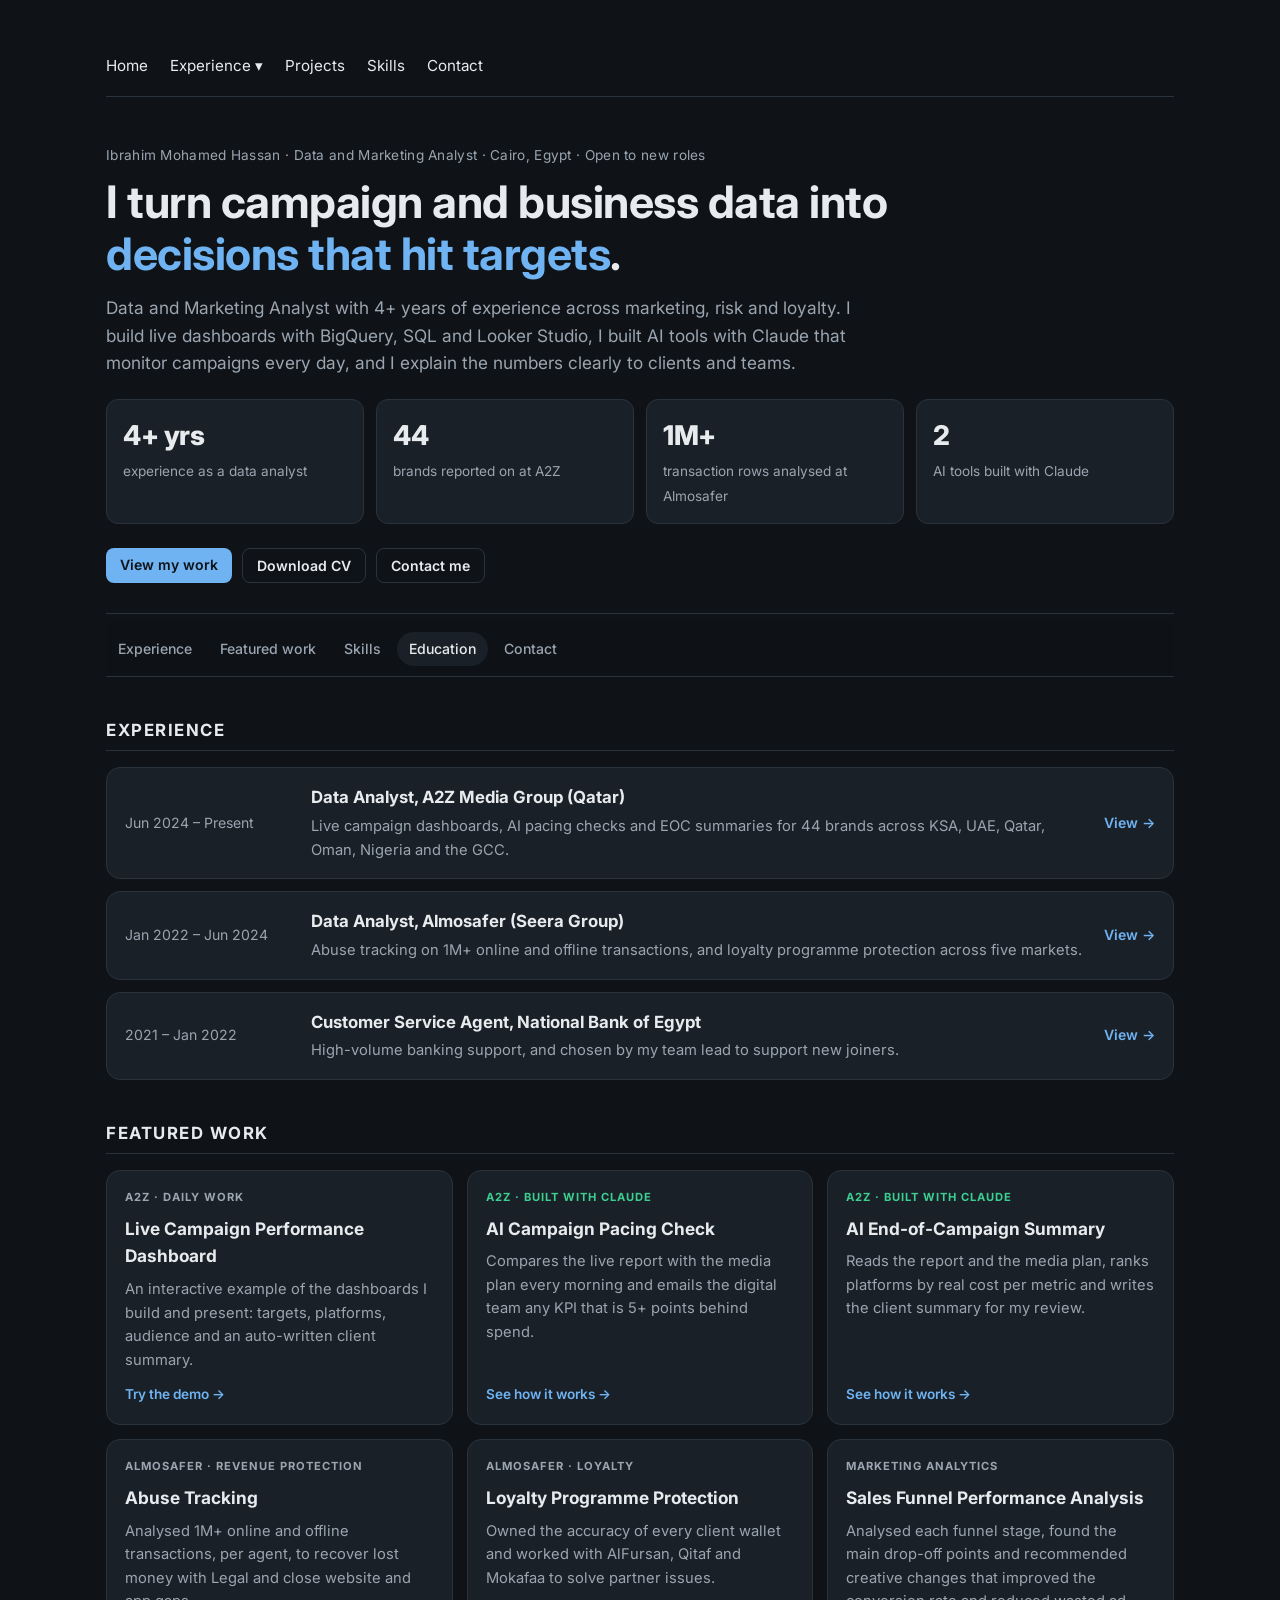
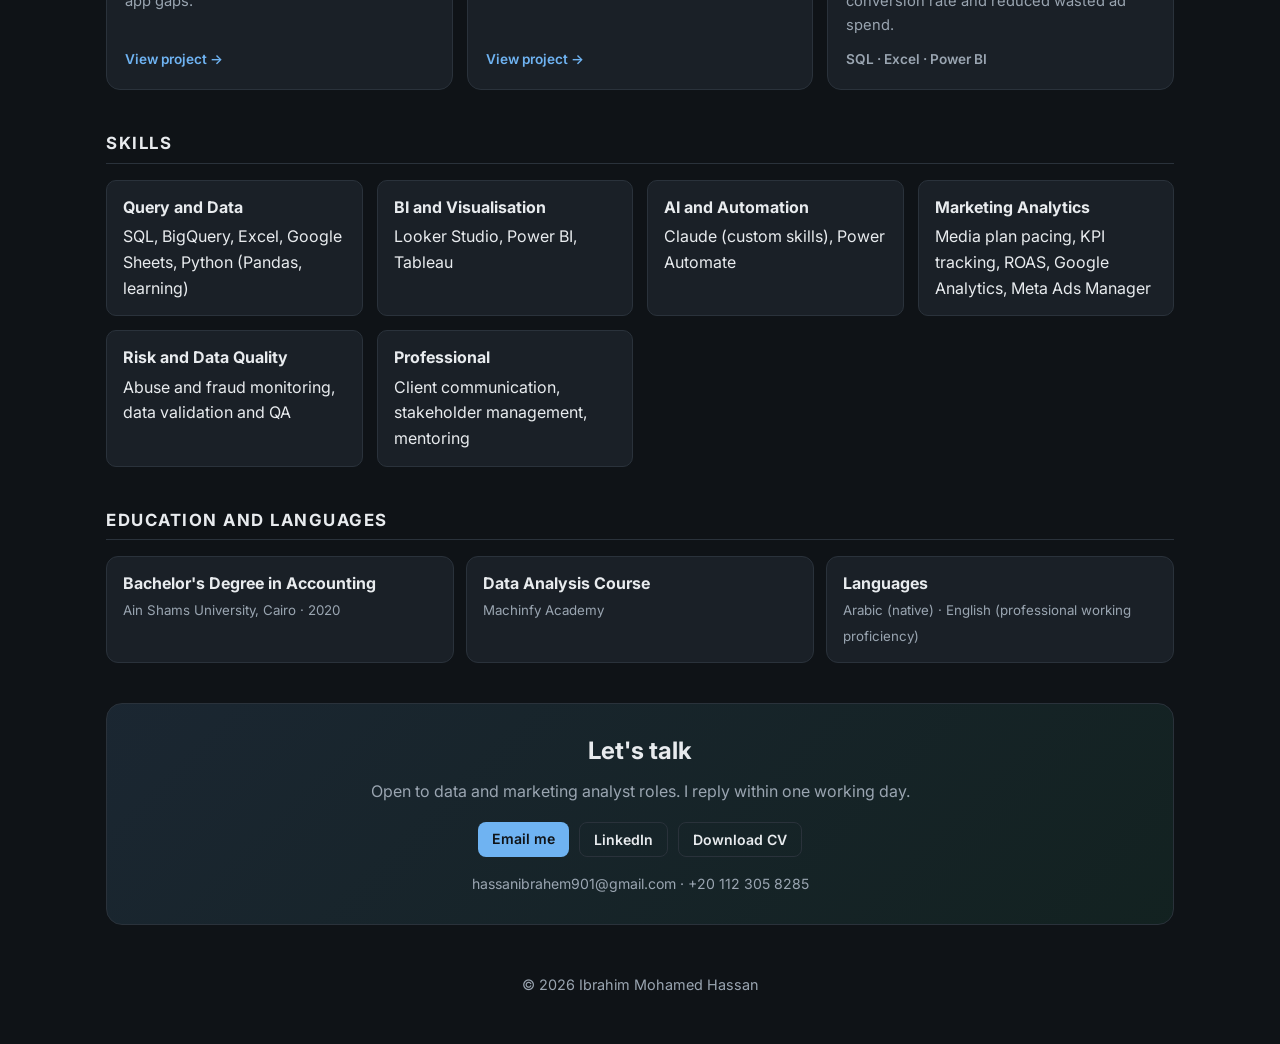
<file: index.html>
<!doctype html>
<html lang="en">
<head>
<meta charset="utf-8">
<meta name="viewport" content="width=device-width, initial-scale=1">
<title>Ibrahim Hassan | Data and Marketing Analyst</title>
<meta name="description" content="Ibrahim Mohamed Hassan, Data and Marketing Analyst with 4+ years of experience: live campaign dashboards, AI tools built with Claude, abuse and loyalty analytics on 1M+ rows.">
<meta property="og:title" content="Ibrahim Hassan | Data and Marketing Analyst">
<meta property="og:description" content="Ibrahim Mohamed Hassan, Data and Marketing Analyst with 4+ years of experience: live campaign dashboards, AI tools built with Claude, abuse and loyalty analytics on 1M+ rows.">
<meta property="og:type" content="website">
<link rel="icon" href="data:image/svg+xml,%3Csvg xmlns='http://www.w3.org/2000/svg' viewBox='0 0 64 64'%3E%3Crect width='64' height='64' rx='14' fill='%230f1317'/%3E%3Crect x='14' y='34' width='8' height='16' rx='2' fill='%236fb3f2'/%3E%3Crect x='28' y='24' width='8' height='26' rx='2' fill='%236fb3f2'/%3E%3Crect x='42' y='14' width='8' height='36' rx='2' fill='%233ccf91'/%3E%3C/svg%3E">
<link rel="preconnect" href="https://fonts.googleapis.com"><link rel="preconnect" href="https://fonts.gstatic.com" crossorigin>
<link href="https://fonts.googleapis.com/css2?family=Inter:wght@400;500;600;700;800&display=swap" rel="stylesheet">
<link rel="stylesheet" href="style.css">
<style>
.wrap.wide{max-width:1100px}
/* brand strip */
.marquee{position:relative;overflow:hidden;border-top:1px solid var(--line);border-bottom:1px solid var(--line);padding:14px 0;margin:8px 0 14px;
  -webkit-mask-image:linear-gradient(90deg,transparent,#000 8%,#000 92%,transparent);mask-image:linear-gradient(90deg,transparent,#000 8%,#000 92%,transparent)}
.track{display:flex;gap:12px;width:max-content;animation:scroll 90s linear infinite}
.marquee:hover .track{animation-play-state:paused}
.track span{white-space:nowrap;background:var(--card);border:1px solid var(--line);border-radius:999px;padding:7px 16px;font:500 .9rem Inter,system-ui,sans-serif;color:var(--ink)}
@keyframes scroll{from{transform:translateX(0)}to{transform:translateX(-50%)}}
@media (prefers-reduced-motion:reduce){.track{animation-duration:400s}}
.regions{display:flex;flex-wrap:wrap;gap:8px;font:600 .82rem Inter,system-ui,sans-serif}
.regions span{background:var(--chip);color:var(--accent);border-radius:6px;padding:5px 11px}
.stats{display:grid;grid-template-columns:repeat(auto-fit,minmax(150px,1fr));gap:12px;margin-top:18px}
.stats div{background:var(--card);border:1px solid var(--line);border-radius:10px;padding:14px}
.stats b{display:block;font-size:1.6rem;color:var(--accent);font-family:Inter,system-ui,sans-serif}
.stats small{color:var(--muted)}
/* process */
.steps{display:grid;grid-template-columns:repeat(auto-fit,minmax(170px,1fr));gap:12px;counter-reset:s}
.steps div{background:var(--card);border:1px solid var(--line);border-radius:10px;padding:14px;counter-increment:s}
.steps div::before{content:counter(s);display:inline-grid;place-items:center;width:26px;height:26px;border-radius:50%;background:var(--accent);color:#0f1317;font:700 .85rem Inter,system-ui,sans-serif;margin-bottom:8px}
.steps b{display:block;margin-bottom:4px}
.steps p{margin:0;color:var(--muted);font-size:.92rem}
/* dashboard */
.dash{background:#0b0f13;border:1px solid var(--line);border-radius:14px;overflow:hidden;font-family:Inter,system-ui,sans-serif;font-size:.9rem}
.dbar{display:flex;align-items:center;gap:14px;flex-wrap:wrap;padding:12px 16px;border-bottom:1px solid var(--line);background:var(--card)}
.dbar h3{margin:0;font-size:1rem;letter-spacing:.5px;margin-right:auto}
.live{display:inline-flex;align-items:center;gap:6px;color:#3ccf91;font-weight:600;font-size:.8rem}
.live i{width:8px;height:8px;border-radius:50%;background:#3ccf91;animation:pulse 1.6s infinite}
@keyframes pulse{0%{box-shadow:0 0 0 0 rgba(60,207,145,.6)}100%{box-shadow:0 0 0 8px rgba(60,207,145,0)}}
.demo{color:var(--muted);font-size:.78rem}
.dbody{display:grid;grid-template-columns:200px 1fr}
.side{border-right:1px solid var(--line);padding:14px;display:flex;flex-direction:column;gap:16px;background:var(--card)}
.side h4{margin:0 0 6px;font-size:.72rem;text-transform:uppercase;letter-spacing:1px;color:var(--muted)}
.side label{display:flex;align-items:center;gap:8px;padding:3px 0;cursor:pointer}
.side select{width:100%;background:var(--bg);color:var(--ink);border:1px solid var(--line);border-radius:6px;padding:6px}
.sw{width:10px;height:10px;border-radius:2px;display:inline-block}
.main{padding:14px;min-width:0}
.tabs{display:flex;gap:4px;flex-wrap:wrap;margin-bottom:14px}
.tabs button{background:none;border:1px solid var(--line);color:var(--muted);border-radius:6px;padding:6px 12px;cursor:pointer;font:inherit}
.tabs button.on{background:var(--accent);color:#0f1317;border-color:var(--accent);font-weight:600}
.kpis{display:grid;grid-template-columns:repeat(4,1fr);gap:10px;margin-bottom:14px}
.kpi{background:var(--card);border:1px solid var(--line);border-radius:10px;padding:12px}
.kpi small{color:var(--muted);display:block}
.kpi b{font-size:1.35rem;display:block;margin:2px 0}
.bar{height:5px;background:var(--line);border-radius:3px;overflow:hidden;margin-top:6px}
.bar i{display:block;height:100%;background:var(--accent)}
.kpi em{font-style:normal;font-size:.75rem;color:var(--muted)}
.good{color:#3ccf91!important}.bad{color:#ff7a7a!important}
.grid2{display:grid;grid-template-columns:2fr 1fr;gap:12px}
.grid3{display:grid;grid-template-columns:1fr 1fr 1fr;gap:12px}
.panel{background:var(--card);border:1px solid var(--line);border-radius:10px;padding:12px;min-width:0}
.panel h5{margin:0 0 8px;font-size:.85rem;color:var(--muted);font-weight:600}
.cv{position:relative;height:240px}
table{width:100%;border-collapse:collapse;font-size:.85rem}
th,td{text-align:left;padding:8px;border-bottom:1px solid var(--line);white-space:nowrap}
th{color:var(--muted);font-weight:600}
td.n,th.n{text-align:right}
.tw{overflow-x:auto}
.summary p{margin:0 0 10px;line-height:1.6}
.summary ul{margin:0 0 10px;padding-left:20px;line-height:1.7}
.hide{display:none}
.sim{display:grid;grid-template-columns:1fr 1.2fr;gap:18px;font-family:Inter,system-ui,sans-serif}
.sliders{display:flex;flex-direction:column;gap:14px}
.sl{background:var(--bg);border:1px solid var(--line);border-radius:10px;padding:12px}
.sl .top{display:flex;justify-content:space-between;font-size:.9rem;margin-bottom:6px}
.sl input{width:100%;accent-color:var(--accent)}
.sl small{color:var(--muted);font-size:.78rem}
.btn{background:var(--accent);color:#0f1317;border:0;border-radius:8px;padding:8px 14px;font:600 .88rem Inter,system-ui,sans-serif;cursor:pointer}
.btn.ghost{background:none;color:var(--ink);border:1px solid var(--line)}
.simnote{font-size:.88rem;color:var(--muted);min-height:1.2em;margin:0 0 8px}
.sel{background:var(--bg);color:var(--ink);border:1px solid var(--line);border-radius:6px;padding:6px}
@media (max-width:820px){.sim{grid-template-columns:1fr}}

.goal{background:var(--card);border:1px solid var(--line);border-radius:14px;padding:20px}
.goal .lead{font-size:1.05rem;margin:0 0 16px}
.gcards{display:grid;grid-template-columns:repeat(auto-fit,minmax(200px,1fr));gap:12px}
.gcards div{border:1px solid var(--line);border-radius:10px;padding:14px;background:var(--bg)}
.gcards small{display:block;font:700 .72rem Inter,system-ui,sans-serif;letter-spacing:1px;text-transform:uppercase;color:var(--muted);margin-bottom:6px}
.gcards b{display:block;font-family:Inter,system-ui,sans-serif;color:var(--accent);margin-bottom:4px}
.gcards div.star{border-color:rgba(60,207,145,.5);background:rgba(60,207,145,.06)}
.gcards div.star b{color:#3ccf91}
.roas{display:flex;flex-wrap:wrap;align-items:center;gap:16px;margin:16px 0;padding:14px 16px;border-left:3px solid #3ccf91;background:var(--bg);border-radius:6px}
.roas .f{font:600 1.05rem ui-monospace,Consolas,monospace;color:#3ccf91}
.roas p{margin:0;flex:1 1 260px}
.howto{margin:6px 0 0;padding-left:20px}
.howto li{margin-bottom:6px}

.ptitle{font-size:1.25rem;margin:8px 0 10px;color:var(--ink)}
/* AI pacing section */
.ai{background:linear-gradient(135deg,rgba(111,179,242,.08),rgba(60,207,145,.06));border:1px solid var(--line);border-radius:14px;padding:22px}
.ai .badge{display:inline-block;font:600 .75rem Inter,system-ui,sans-serif;letter-spacing:1px;text-transform:uppercase;color:#3ccf91;border:1px solid rgba(60,207,145,.4);border-radius:999px;padding:3px 10px;margin-bottom:10px}
.ai h3{margin:0 0 8px;font-size:1.3rem}
.flow{display:flex;flex-wrap:wrap;align-items:stretch;gap:8px;margin:18px 0}
.flow div{flex:1 1 140px;background:var(--card);border:1px solid var(--line);border-radius:10px;padding:12px;font-size:.9rem;position:relative}
.flow b{display:block;font-family:Inter,system-ui,sans-serif;font-size:.85rem;color:var(--accent);margin-bottom:4px}
.flow div small{color:var(--muted);display:block;line-height:1.45}
.rule{background:var(--card);border-left:3px solid var(--accent);border-radius:6px;padding:12px 16px;margin:14px 0;font-size:.95rem}
.rule code{font-family:ui-monospace,Consolas,monospace;font-size:.88rem;color:var(--accent)}
.email{background:#f4f5f7;color:#1d2329;border-radius:10px;overflow:hidden;font:14px/1.5 Inter,system-ui,sans-serif;margin-top:16px}
.email .eh{background:#e6e9ee;padding:10px 14px;font-size:.82rem;color:#4a535d}
.email .eh b{color:#1d2329}
.email .eb{padding:14px}
.email p{margin:0 0 10px}
.email table{font-size:.8rem;margin-bottom:12px;background:#fff}
.email th,.email td{border:1px solid #dfe3e8;padding:6px 8px;color:#1d2329}
.email th{background:#eef1f5;color:#4a535d}
.st{font-weight:700;font-size:.75rem;padding:2px 7px;border-radius:4px}
.st.b{background:#fde2e2;color:#b42318}.st.o{background:#dcfae6;color:#067647}
.impact{display:grid;grid-template-columns:repeat(auto-fit,minmax(220px,1fr));gap:12px;margin-top:16px}
.impact div{background:var(--card);border:1px solid var(--line);border-radius:10px;padding:14px;font-size:.93rem}
.impact b{display:block;margin-bottom:4px}

@media (max-width:820px){.kpis{grid-template-columns:1fr 1fr}.dbody{grid-template-columns:1fr}.side{border-right:0;border-bottom:1px solid var(--line);flex-direction:row;flex-wrap:wrap}.side>div{flex:1 1 140px}.grid2,.grid3{grid-template-columns:1fr}}

/* ---- v2 layout ---- */
html{scroll-behavior:smooth}
section,[data-pp]{scroll-margin-top:70px}
.hero{padding:20px 0 30px;border-bottom:1px solid var(--line);margin-bottom:8px}
.eyebrow{font-size:.85rem;color:var(--muted);margin:0 0 10px;letter-spacing:.3px}
.hero h1{font-size:clamp(1.8rem,4.2vw,2.8rem);line-height:1.15;margin:0 0 14px;max-width:820px;letter-spacing:-.5px}
.hero h1 span{color:var(--accent)}
.hero .sub{font-size:1.08rem;color:var(--muted);max-width:760px;margin:0 0 22px;line-height:1.6}
.hstats{display:grid;grid-template-columns:repeat(4,1fr);gap:12px;margin-bottom:24px}
.hstats div{background:var(--card);border:1px solid var(--line);border-radius:12px;padding:14px 16px}
.hstats b{display:block;font-size:1.7rem;font-weight:800;color:var(--ink);letter-spacing:-.5px}
.hstats small{color:var(--muted);font-size:.85rem}
.ctas{display:flex;flex-wrap:wrap;gap:10px}
.ctas a{text-decoration:none}
.subnav{position:sticky;top:0;z-index:5;background:rgba(15,19,23,.92);backdrop-filter:blur(8px);border-bottom:1px solid var(--line);display:flex;gap:4px;overflow-x:auto;padding:10px 0;margin-bottom:10px}
.subnav a{color:var(--muted);text-decoration:none;font-size:.88rem;font-weight:500;padding:6px 12px;border-radius:999px;white-space:nowrap}
.subnav a:hover,.subnav a.on{color:var(--ink);background:var(--card)}
.sectlead{color:var(--muted);margin:-6px 0 16px}
.pcards{display:grid;grid-template-columns:1fr 1fr;gap:14px;margin-bottom:16px}
.pcard{text-align:left;background:var(--card);border:1px solid var(--line);border-radius:14px;padding:18px;cursor:pointer;color:var(--ink);font:inherit;transition:border-color .2s}
.pcard:hover{border-color:var(--muted)}
.pcard.on{border-color:var(--accent);box-shadow:0 0 0 1px var(--accent) inset}
.pcard .badge{display:inline-block;font-size:.7rem;font-weight:700;letter-spacing:1px;text-transform:uppercase;color:#3ccf91;border:1px solid rgba(60,207,145,.4);border-radius:999px;padding:2px 9px;margin-bottom:8px}
.pcard h3{margin:0 0 10px;font-size:1.15rem}
.pcard dl{margin:0;display:grid;grid-template-columns:auto 1fr;gap:6px 10px;font-size:.9rem}
.pcard dt{color:var(--muted);font-weight:600}
.pcard dd{margin:0}
.pcard .more{display:block;margin-top:12px;color:var(--accent);font-size:.85rem;font-weight:600}
.mtabs{display:flex;gap:6px;flex-wrap:wrap;margin-bottom:14px}
.mtabs button{background:var(--card);border:1px solid var(--line);color:var(--muted);border-radius:999px;padding:8px 16px;cursor:pointer;font:600 .9rem Inter,Inter,system-ui,sans-serif}
.mtabs button.on{background:var(--accent);color:#0f1317;border-color:var(--accent)}
.cta{background:linear-gradient(135deg,rgba(111,179,242,.12),rgba(60,207,145,.08));border:1px solid var(--line);border-radius:16px;padding:28px;text-align:center;margin-top:40px}
.cta h2{border:0;margin:0 0 8px;padding:0;text-transform:none;letter-spacing:0;font-size:1.5rem}
.cta p{color:var(--muted);margin:0 0 18px}
.cta .ctas{justify-content:center}
.ptitle{font-size:1.25rem;margin:8px 0 10px;color:var(--ink)}
@media (max-width:820px){.hstats{grid-template-columns:1fr 1fr}.pcards{grid-template-columns:1fr}}

.human{display:grid;grid-template-columns:1.1fr 1fr;gap:20px;background:var(--card);border:1px solid var(--accent);border-radius:16px;padding:22px;margin:0 0 18px}
.human h3{margin:0 0 10px;font-size:1.3rem}
.human p{margin:0 0 10px;line-height:1.65}
.human ul{margin:0;padding:0;list-style:none;display:flex;flex-direction:column;gap:10px}
.human li{background:var(--bg);border:1px solid var(--line);border-radius:10px;padding:10px 12px;font-size:.92rem}
.human li b{display:block;color:var(--accent);font-size:.85rem;margin-bottom:2px}
.human .sign{color:var(--muted);font-size:.9rem;margin:0}
@media (max-width:820px){.human{grid-template-columns:1fr}}

.flowx{display:flex;flex-wrap:wrap;gap:8px;align-items:stretch;margin:16px 0}
.flowx div{flex:1 1 150px;background:var(--bg);border:1px solid var(--line);border-radius:10px;padding:12px;font-size:.9rem}
.flowx b{display:block;color:var(--accent);font-size:.85rem;margin-bottom:4px}
.flowx small{color:var(--muted);line-height:1.45;display:block}
.split{display:grid;grid-template-columns:1fr 1fr;gap:12px;margin:12px 0}
.split div{border:1px solid var(--line);border-radius:10px;padding:14px;background:var(--bg)}
.split h4{margin:0 0 6px;font-size:.95rem}
.split .tag{display:inline-block;font-size:.7rem;font-weight:700;letter-spacing:1px;text-transform:uppercase;border-radius:4px;padding:2px 7px;margin-bottom:8px}
.tag.off{background:rgba(245,213,71,.15);color:#f5d547}.tag.on{background:rgba(111,179,242,.15);color:#6fb3f2}
.partners{display:grid;grid-template-columns:repeat(3,1fr);gap:12px;margin:12px 0}
.partners div{border:1px solid var(--line);border-radius:10px;padding:14px;background:var(--bg);text-align:center}
.partners b{display:block;font-size:1.05rem}
.partners small{color:var(--muted)}
.access{display:grid;grid-template-columns:repeat(4,1fr);gap:10px;margin:12px 0}
.access div{border:1px solid var(--line);border-radius:10px;padding:12px;background:var(--bg);font-size:.9rem}
.access b{display:block;margin-bottom:2px}
.st{font-weight:700;font-size:.72rem;padding:2px 7px;border-radius:4px;white-space:nowrap}
.st.rec{background:rgba(60,207,145,.15);color:#3ccf91}.st.fix{background:rgba(111,179,242,.15);color:#6fb3f2}.st.rev{background:rgba(245,213,71,.15);color:#f5d547}.st.blk{background:rgba(255,122,122,.15);color:#ff7a7a}
.demohead{display:flex;gap:10px;flex-wrap:wrap;align-items:center;margin:10px 0}
@media (max-width:820px){.split,.partners{grid-template-columns:1fr}.access{grid-template-columns:1fr 1fr}}

.mentor{display:grid;grid-template-columns:1.1fr 1fr;gap:20px;background:var(--card);border:1px solid #3ccf91;border-radius:16px;padding:22px}
.mentor h3{margin:0 0 10px;font-size:1.25rem}
.mentor p{margin:0 0 10px;line-height:1.65}
.mentor .badge{display:inline-block;font-size:.7rem;font-weight:700;letter-spacing:1px;text-transform:uppercase;color:#3ccf91;border:1px solid rgba(60,207,145,.4);border-radius:999px;padding:2px 9px;margin-bottom:10px}
.mentor ul{margin:0;padding:0;list-style:none;display:flex;flex-direction:column;gap:10px}
.mentor li{background:var(--bg);border:1px solid var(--line);border-radius:10px;padding:10px 12px;font-size:.92rem}
.mentor li b{display:block;color:#3ccf91;font-size:.85rem;margin-bottom:2px}
.bridge{display:grid;grid-template-columns:repeat(3,1fr);gap:12px}
.bridge div{background:var(--card);border:1px solid var(--line);border-radius:12px;padding:16px}
.bridge small{display:block;color:var(--muted);font-size:.78rem;font-weight:600;letter-spacing:.5px;text-transform:uppercase;margin-bottom:6px}
.bridge b{display:block;margin-bottom:6px}
.bridge .arrow{color:var(--accent);font-size:.9rem}
@media (max-width:820px){.mentor,.bridge{grid-template-columns:1fr}}

.timeline{display:flex;flex-direction:column;gap:12px}
.tl{display:grid;grid-template-columns:170px 1fr auto;gap:16px;align-items:center;background:var(--card);border:1px solid var(--line);border-radius:14px;padding:16px 18px;text-decoration:none;color:var(--ink);transition:border-color .2s}
.tl:hover{border-color:var(--accent)}
.tl .when{color:var(--muted);font-size:.88rem}
.tl h3{margin:0 0 4px;font-size:1.05rem}
.tl p{margin:0;color:var(--muted);font-size:.92rem}
.tl .go{color:var(--accent);font-weight:600;font-size:.88rem;white-space:nowrap}
.work{display:grid;grid-template-columns:repeat(3,1fr);gap:14px}
.wcard{display:flex;flex-direction:column;background:var(--card);border:1px solid var(--line);border-radius:14px;padding:18px;text-decoration:none;color:var(--ink);transition:border-color .2s,transform .2s}
a.wcard:hover{border-color:var(--accent);transform:translateY(-2px)}
.wcard .tag{font-size:.7rem;font-weight:700;letter-spacing:1px;text-transform:uppercase;color:var(--muted);margin-bottom:8px}
.wcard .tag.tg{color:#3ccf91}
.wcard h3{margin:0 0 8px;font-size:1.08rem}
.wcard p{margin:0 0 12px;color:var(--muted);font-size:.92rem;flex:1}
.wcard .go{color:var(--accent);font-weight:600;font-size:.85rem}
.skills b{color:var(--ink)}
.edu{display:grid;grid-template-columns:repeat(3,1fr);gap:12px}
.edu div{background:var(--card);border:1px solid var(--line);border-radius:12px;padding:14px 16px}
.edu b{display:block}
.edu small{color:var(--muted)}
@media (max-width:820px){.work,.edu{grid-template-columns:1fr}.tl{grid-template-columns:1fr}}
</style>
</head>
<body>
<div class="wrap wide">
<nav>
  <a href="index.html">Home</a>
  <div class="dropdown" id="dd">
    <button aria-haspopup="true" onclick="document.getElementById('dd').classList.toggle('open')">Experience &#9662;</button>
    <div class="menu">
      <a href="a2z.html">A2Z Media Group<span>Data Analyst · 2024 – Present</span></a>
      <a href="almosafer.html">Almosafer (Seera Group)<span>Data Analyst · 2022 – 2024</span></a>
      <a href="nbe.html">National Bank of Egypt<span>Customer Service Agent · 2021 – 2022</span></a>
    </div>
  </div>
  <a href="index.html#work">Projects</a>
  <a href="index.html#skills">Skills</a>
  <a href="mailto:hassanibrahem901@gmail.com">Contact</a>
</nav>

<header class="hero">
  <p class="eyebrow">Ibrahim Mohamed Hassan · Data and Marketing Analyst · Cairo, Egypt · Open to new roles</p>
  <h1>I turn campaign and business data into <span>decisions that hit targets</span>.</h1>
  <p class="sub">Data and Marketing Analyst with 4+ years of experience across marketing, risk and loyalty. I build live dashboards with BigQuery, SQL and Looker Studio, I built AI tools with Claude that monitor campaigns every day, and I explain the numbers clearly to clients and teams.</p>
  <div class="hstats">
    <div><b>4+ yrs</b><small>experience as a data analyst</small></div>
    <div><b>44</b><small>brands reported on at A2Z</small></div>
    <div><b>1M+</b><small>transaction rows analysed at Almosafer</small></div>
    <div><b>2</b><small>AI tools built with Claude</small></div>
  </div>
  <div class="ctas">
    <a class="btn" href="#work">View my work</a>
    <a class="btn ghost" href="cv.pdf" download>Download CV</a>
    <a class="btn ghost" href="#contact">Contact me</a>
  </div>
</header>

<div class="subnav" id="subnav">
  <a href="#experience">Experience</a><a href="#work">Featured work</a><a href="#skills">Skills</a><a href="#education">Education</a><a href="#contact">Contact</a>
</div>

<section id="experience">
  <h2>Experience</h2>
  <div class="timeline">
    <a class="tl" href="a2z.html"><span class="when">Jun 2024 – Present</span><div><h3>Data Analyst, A2Z Media Group (Qatar)</h3><p>Live campaign dashboards, AI pacing checks and EOC summaries for 44 brands across KSA, UAE, Qatar, Oman, Nigeria and the GCC.</p></div><span class="go">View &rarr;</span></a>
    <a class="tl" href="almosafer.html"><span class="when">Jan 2022 – Jun 2024</span><div><h3>Data Analyst, Almosafer (Seera Group)</h3><p>Abuse tracking on 1M+ online and offline transactions, and loyalty programme protection across five markets.</p></div><span class="go">View &rarr;</span></a>
    <a class="tl" href="nbe.html"><span class="when">2021 – Jan 2022</span><div><h3>Customer Service Agent, National Bank of Egypt</h3><p>High-volume banking support, and chosen by my team lead to support new joiners.</p></div><span class="go">View &rarr;</span></a>
  </div>
</section>

<section id="work">
  <h2>Featured Work</h2>
  <div class="work">
    <a class="wcard" href="a2z.html#dashboard"><span class="tag">A2Z · Daily work</span><h3>Live Campaign Performance Dashboard</h3><p>An interactive example of the dashboards I build and present: targets, platforms, audience and an auto-written client summary.</p><span class="go">Try the demo &rarr;</span></a>
    <a class="wcard" href="a2z.html#projects"><span class="tag tg">A2Z · Built with Claude</span><h3>AI Campaign Pacing Check</h3><p>Compares the live report with the media plan every morning and emails the digital team any KPI that is 5+ points behind spend.</p><span class="go">See how it works &rarr;</span></a>
    <a class="wcard" href="a2z.html#projects"><span class="tag tg">A2Z · Built with Claude</span><h3>AI End-of-Campaign Summary</h3><p>Reads the report and the media plan, ranks platforms by real cost per metric and writes the client summary for my review.</p><span class="go">See how it works &rarr;</span></a>
    <a class="wcard" href="almosafer.html#projects"><span class="tag">Almosafer · Revenue protection</span><h3>Abuse Tracking</h3><p>Analysed 1M+ online and offline transactions, per agent, to recover lost money with Legal and close website and app gaps.</p><span class="go">View project &rarr;</span></a>
    <a class="wcard" href="almosafer.html#projects"><span class="tag">Almosafer · Loyalty</span><h3>Loyalty Programme Protection</h3><p>Owned the accuracy of every client wallet and worked with AlFursan, Qitaf and Mokafaa to solve partner issues.</p><span class="go">View project &rarr;</span></a>
    <div class="wcard"><span class="tag">Marketing analytics</span><h3>Sales Funnel Performance Analysis</h3><p>Analysed each funnel stage, found the main drop-off points and recommended creative changes that improved the conversion rate and reduced wasted ad spend.</p><span class="go" style="color:var(--muted)">SQL · Excel · Power BI</span></div>
  </div>
</section>

<section id="skills">
  <h2>Skills</h2>
  <div class="skills">
    <div><b>Query and Data</b>SQL, BigQuery, Excel, Google Sheets, Python (Pandas, learning)</div>
    <div><b>BI and Visualisation</b>Looker Studio, Power BI, Tableau</div>
    <div><b>AI and Automation</b>Claude (custom skills), Power Automate</div>
    <div><b>Marketing Analytics</b>Media plan pacing, KPI tracking, ROAS, Google Analytics, Meta Ads Manager</div>
    <div><b>Risk and Data Quality</b>Abuse and fraud monitoring, data validation and QA</div>
    <div><b>Professional</b>Client communication, stakeholder management, mentoring</div>
  </div>
</section>

<section id="education">
  <h2>Education and Languages</h2>
  <div class="edu">
    <div><b>Bachelor's Degree in Accounting</b><small>Ain Shams University, Cairo · 2020</small></div>
    <div><b>Data Analysis Course</b><small>Machinfy Academy</small></div>
    <div><b>Languages</b><small>Arabic (native) · English (professional working proficiency)</small></div>
  </div>
</section>

<section class="cta" id="contact">
  <h2>Let's talk</h2>
  <p>Open to data and marketing analyst roles. I reply within one working day.</p>
  <div class="ctas">
    <a class="btn" href="mailto:hassanibrahem901@gmail.com">Email me</a>
    <a class="btn ghost" href="https://linkedin.com/in/ibrahim-hassan-952739428" target="_blank" rel="noopener">LinkedIn</a>
    <a class="btn ghost" href="cv.pdf" download>Download CV</a>
  </div>
  <p style="margin:16px 0 0;font-size:.88rem">hassanibrahem901@gmail.com · +20 112 305 8285</p>
</section>

<footer>© 2026 Ibrahim Mohamed Hassan</footer>
</div>

<script>
const $=id=>document.getElementById(id);
document.addEventListener('click',e=>{const d=$('dd');if(!d.contains(e.target))d.classList.remove('open')});
const links=[...document.querySelectorAll('#subnav a')];
const obs=new IntersectionObserver(es=>es.forEach(e=>{if(e.isIntersecting)links.forEach(a=>a.classList.toggle('on',a.getAttribute('href')==='#'+e.target.id))}),{rootMargin:'-40% 0px -55% 0px'});
['experience','work','skills','education','contact'].forEach(id=>obs.observe($(id)));
</script>
</body>
</html>
</file>
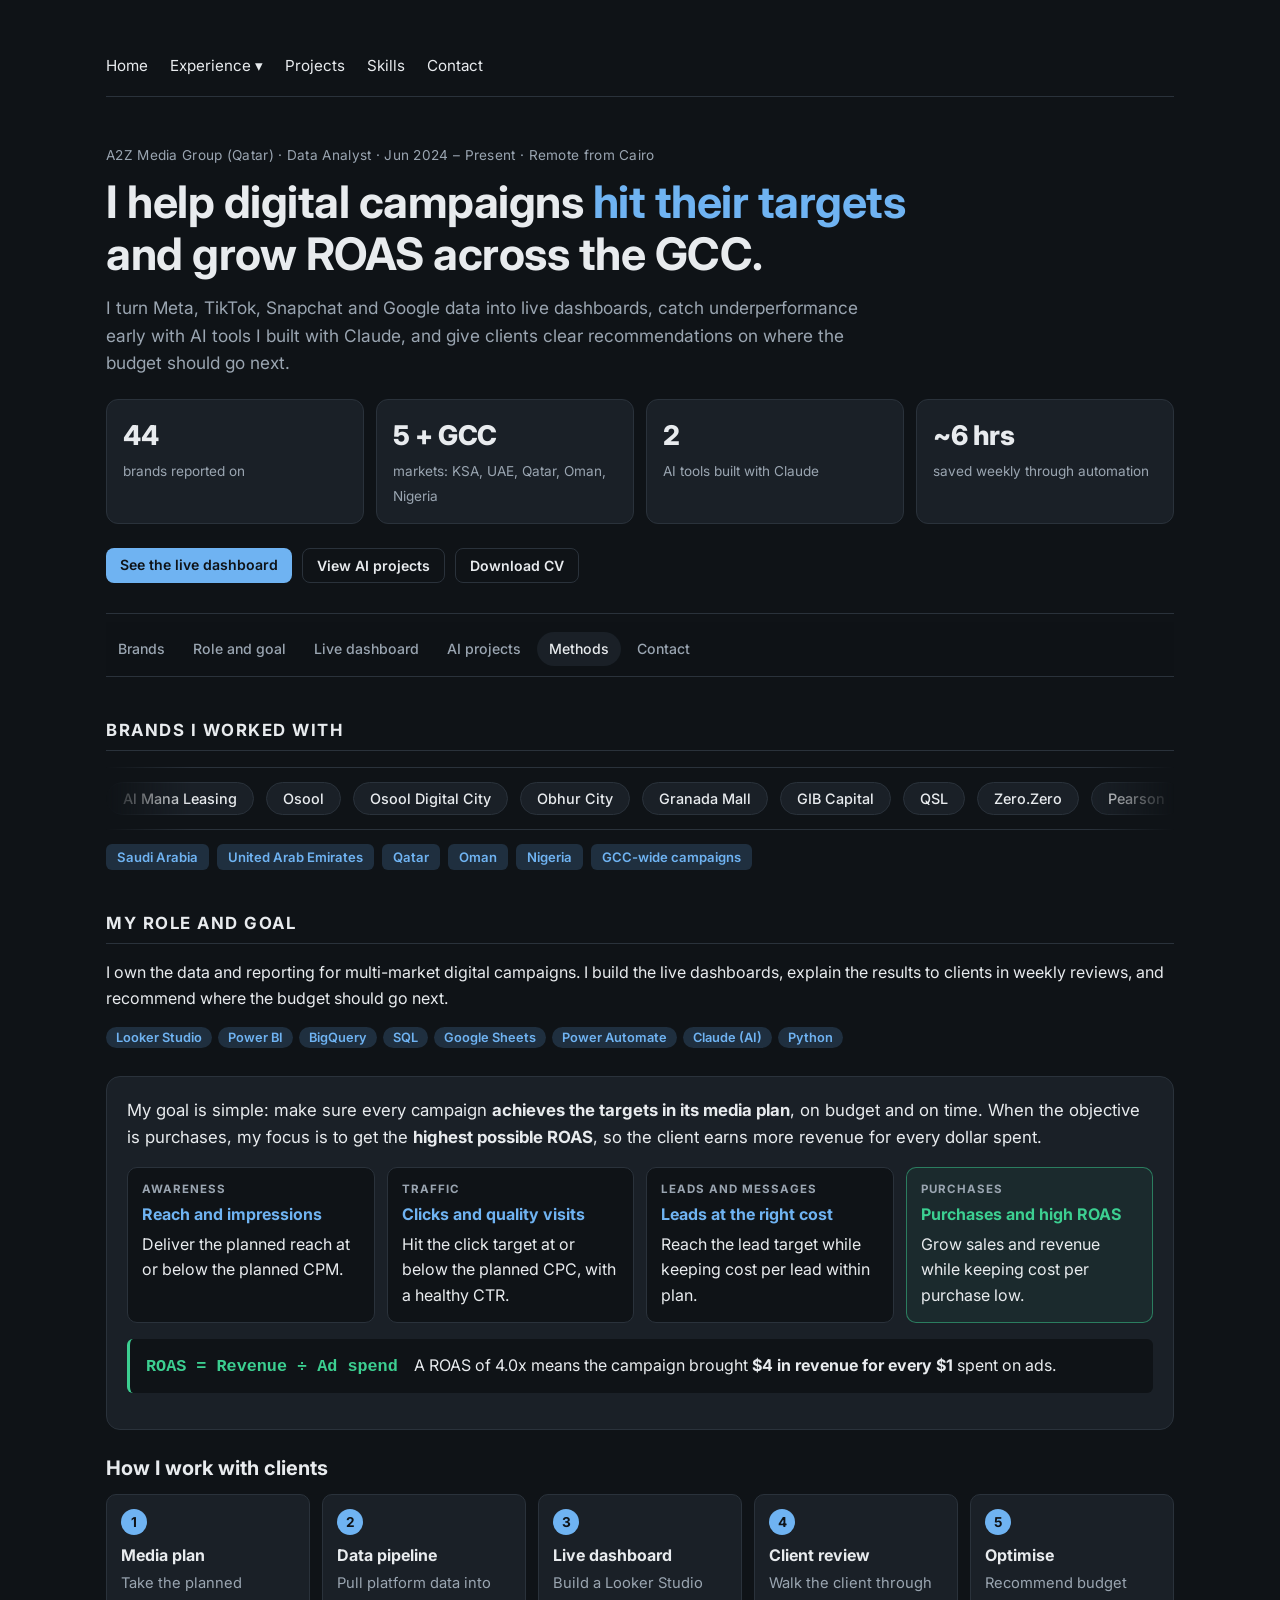
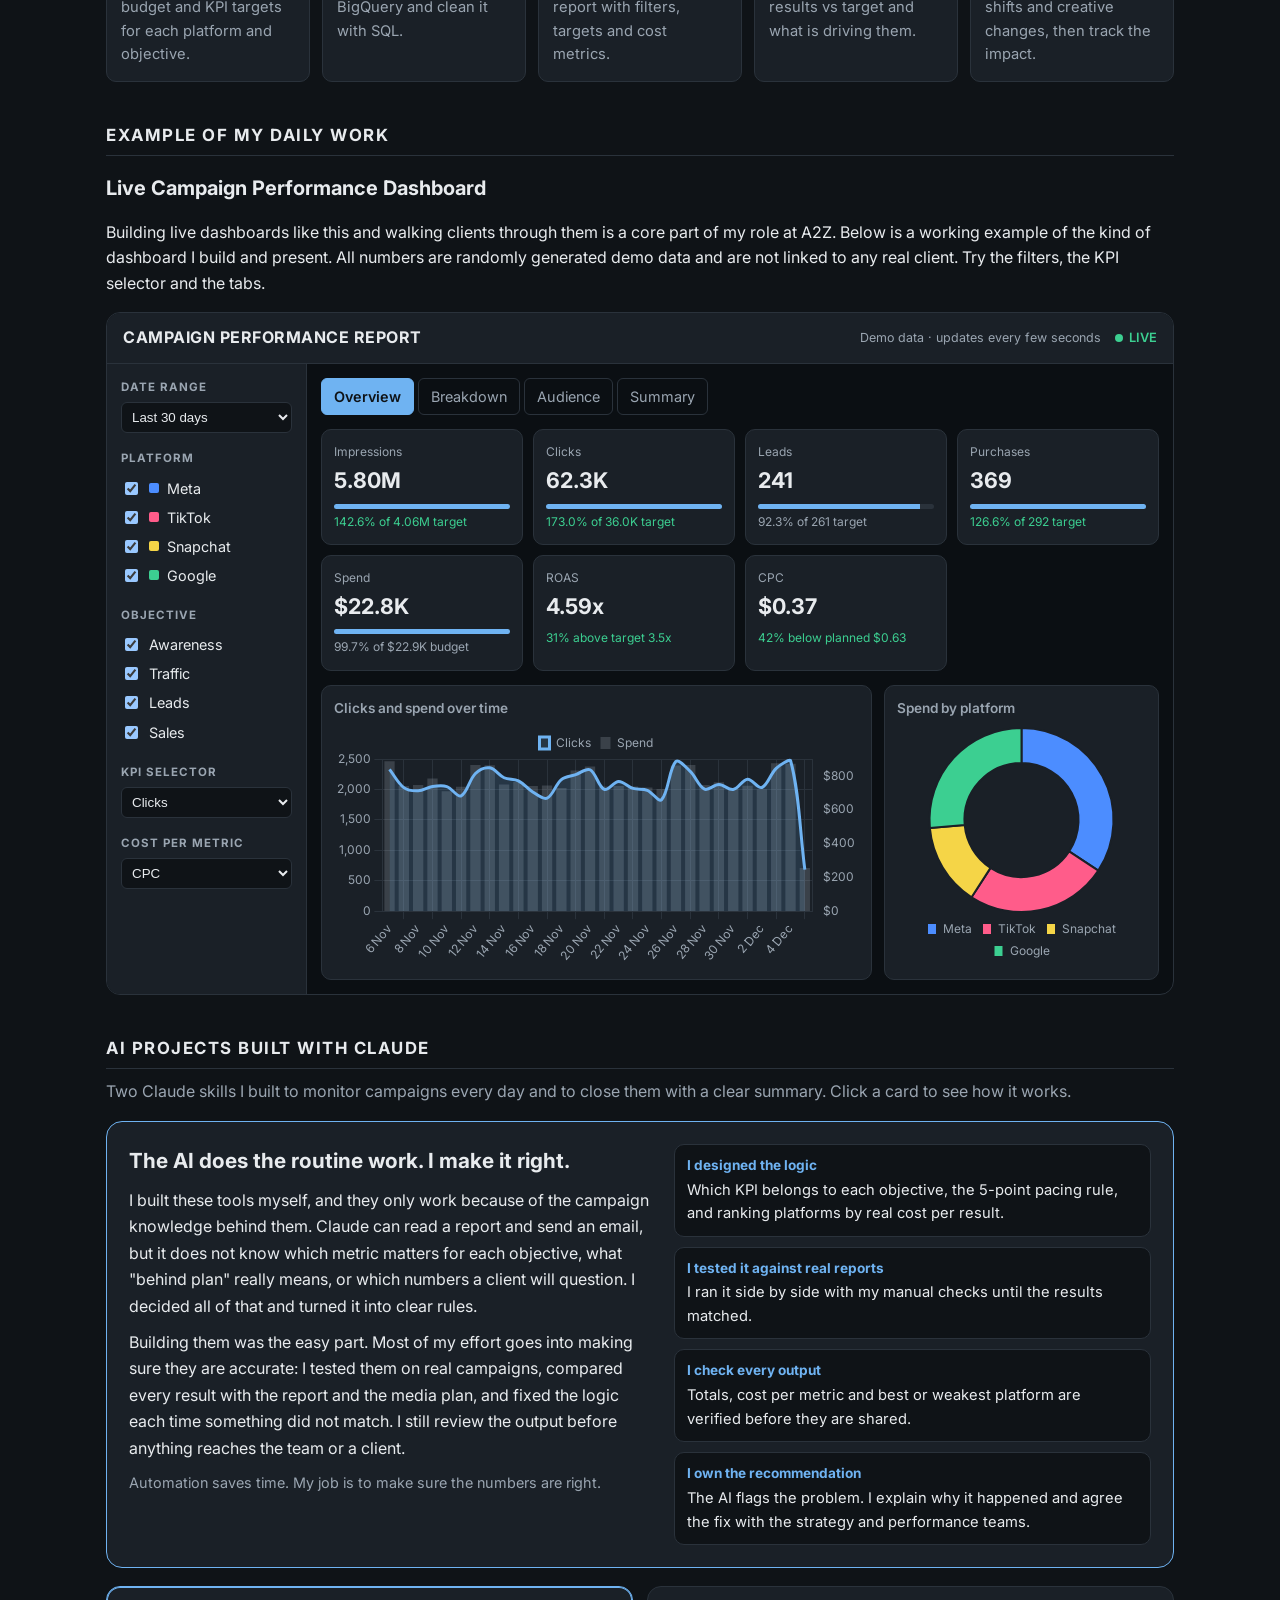
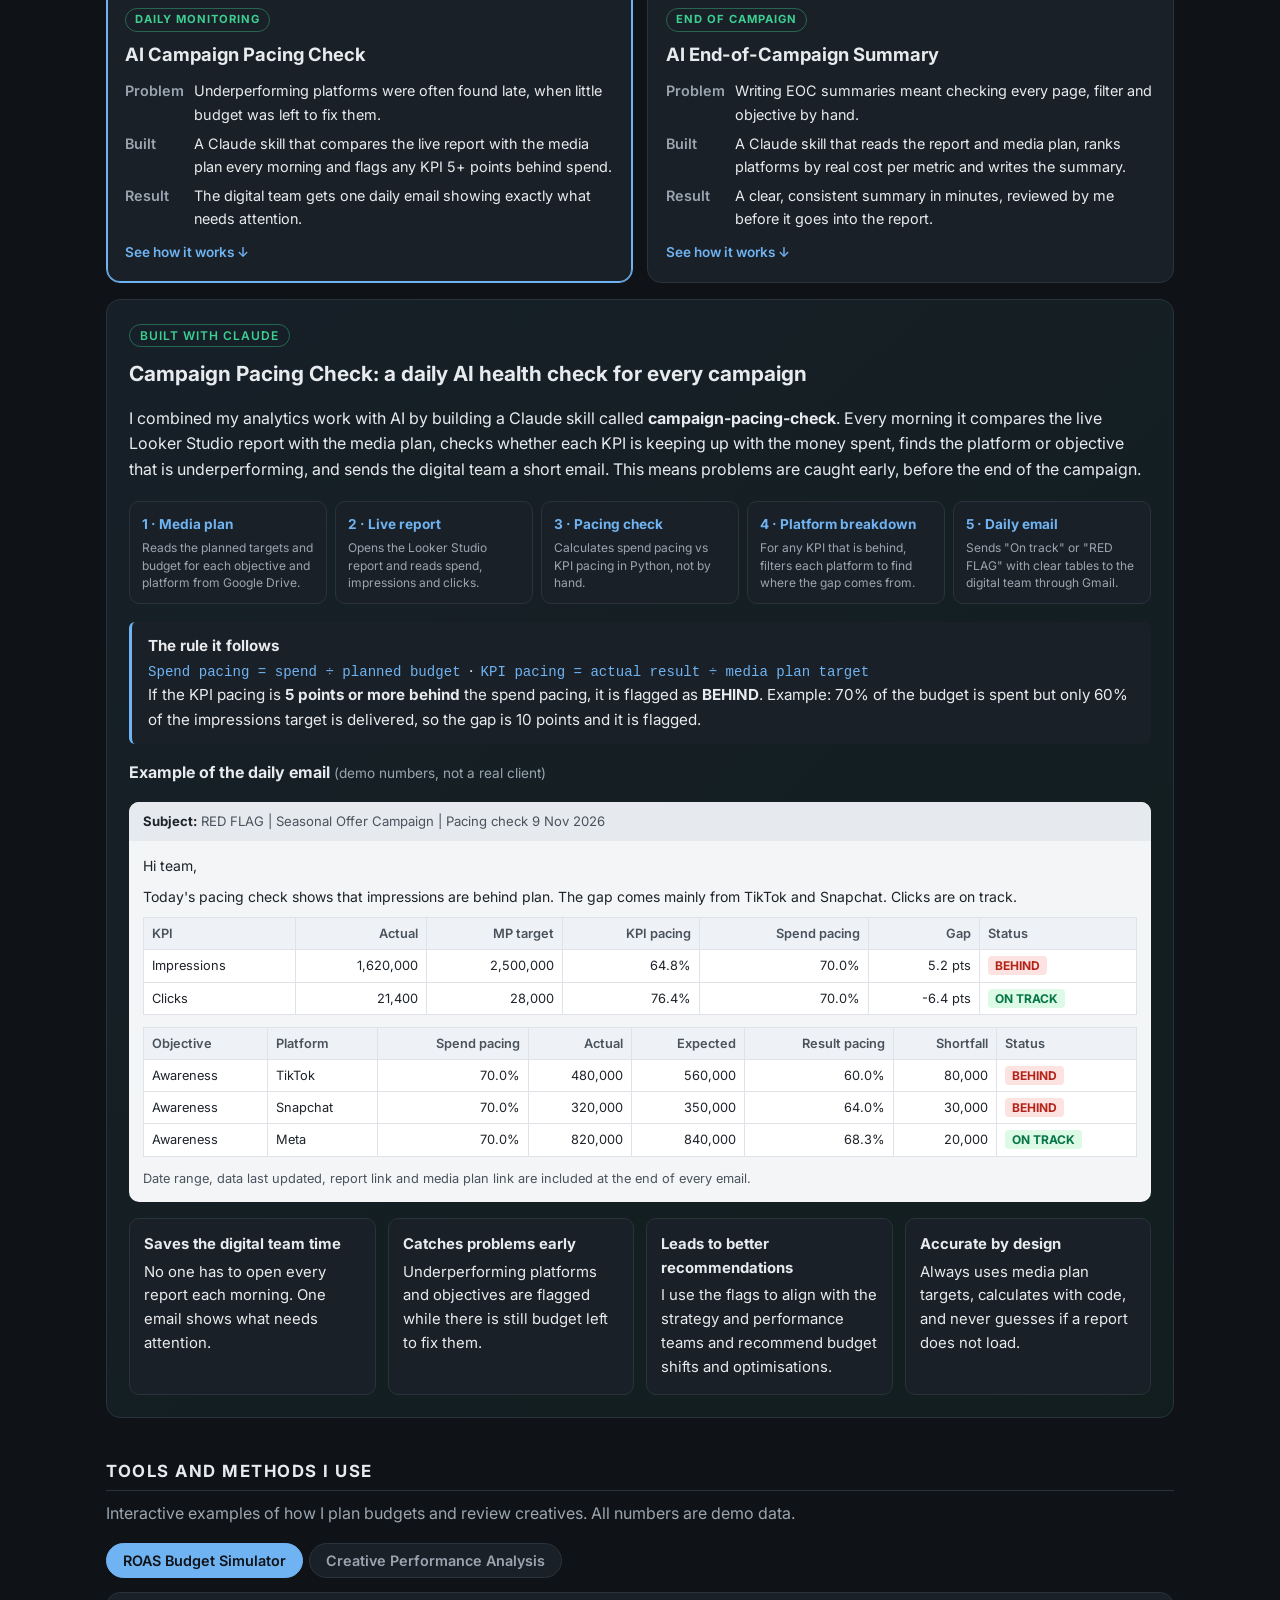
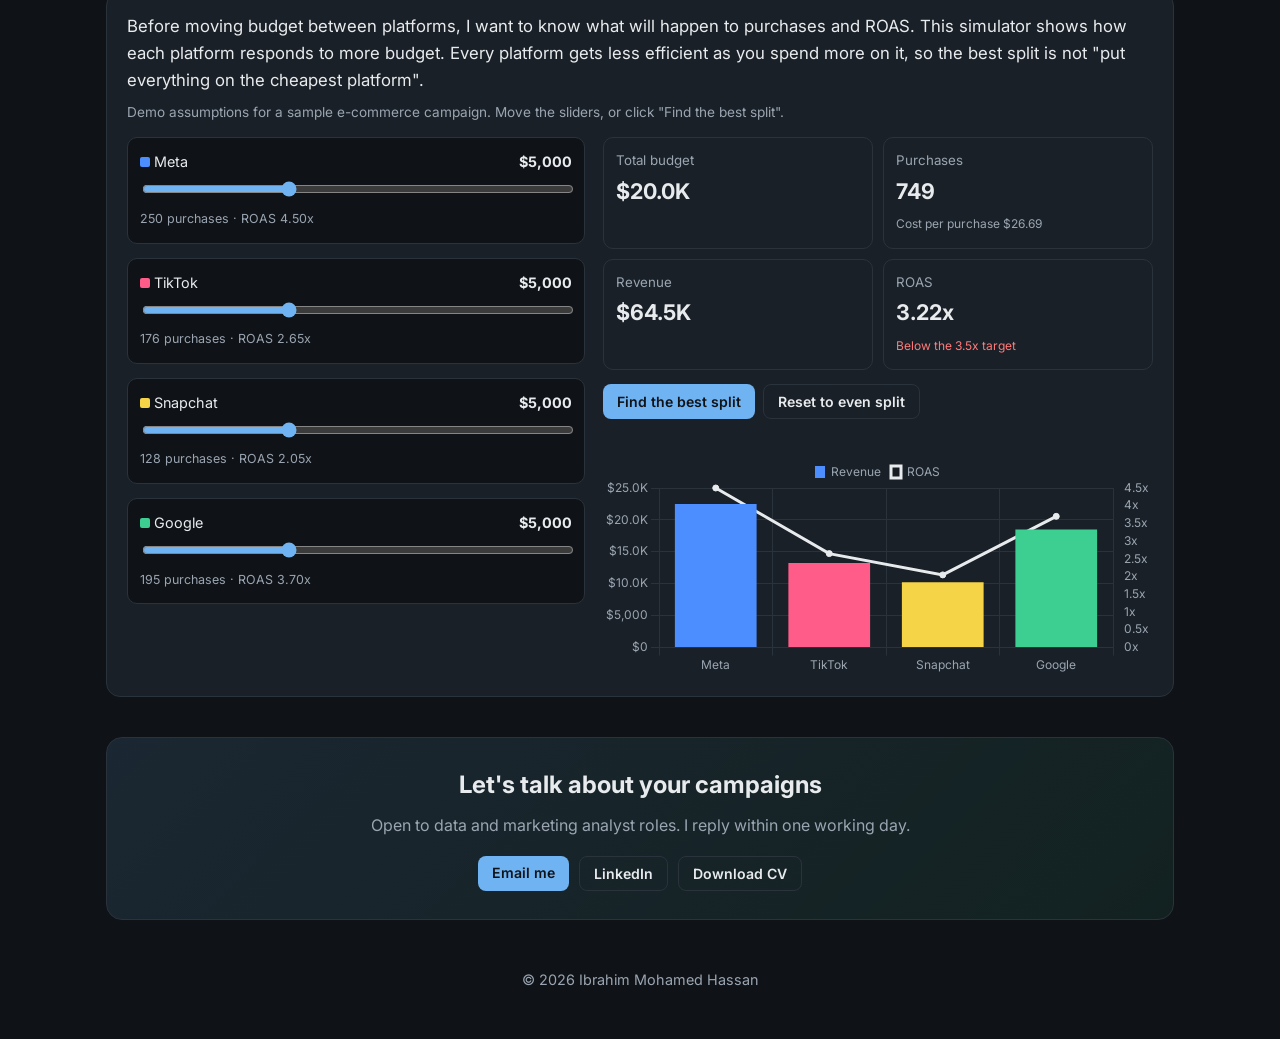
<file: a2z.html>
<!doctype html>
<html lang="en">
<head>
<meta charset="utf-8">
<meta name="viewport" content="width=device-width, initial-scale=1">
<title>A2Z Media Group | Ibrahim Hassan</title>
<meta name="description" content="Ibrahim Hassan, Data Analyst at A2Z Media Group: live campaign dashboards, AI tools built with Claude, and ROAS-focused optimisation across the GCC.">
<meta property="og:title" content="Ibrahim Hassan | Data Analyst at A2Z Media Group">
<meta property="og:description" content="Live campaign dashboards, AI pacing checks and end-of-campaign summaries built with Claude, across 44 brands in 5 markets.">
<meta property="og:type" content="website">
<link rel="icon" href="data:image/svg+xml,%3Csvg xmlns='http://www.w3.org/2000/svg' viewBox='0 0 64 64'%3E%3Crect width='64' height='64' rx='14' fill='%230f1317'/%3E%3Crect x='14' y='34' width='8' height='16' rx='2' fill='%236fb3f2'/%3E%3Crect x='28' y='24' width='8' height='26' rx='2' fill='%236fb3f2'/%3E%3Crect x='42' y='14' width='8' height='36' rx='2' fill='%233ccf91'/%3E%3C/svg%3E">
<link rel="preconnect" href="https://fonts.googleapis.com"><link rel="preconnect" href="https://fonts.gstatic.com" crossorigin>
<link href="https://fonts.googleapis.com/css2?family=Inter:wght@400;500;600;700;800&display=swap" rel="stylesheet">
<link rel="stylesheet" href="style.css">
<style>
.wrap.wide{max-width:1100px}
/* brand strip */
.marquee{position:relative;overflow:hidden;border-top:1px solid var(--line);border-bottom:1px solid var(--line);padding:14px 0;margin:8px 0 14px;
  -webkit-mask-image:linear-gradient(90deg,transparent,#000 8%,#000 92%,transparent);mask-image:linear-gradient(90deg,transparent,#000 8%,#000 92%,transparent)}
.track{display:flex;gap:12px;width:max-content;animation:scroll 90s linear infinite}
.marquee:hover .track{animation-play-state:paused}
.track span{white-space:nowrap;background:var(--card);border:1px solid var(--line);border-radius:999px;padding:7px 16px;font:500 .9rem Inter,system-ui,sans-serif;color:var(--ink)}
@keyframes scroll{from{transform:translateX(0)}to{transform:translateX(-50%)}}
@media (prefers-reduced-motion:reduce){.track{animation-duration:400s}}
.regions{display:flex;flex-wrap:wrap;gap:8px;font:600 .82rem Inter,system-ui,sans-serif}
.regions span{background:var(--chip);color:var(--accent);border-radius:6px;padding:5px 11px}
.stats{display:grid;grid-template-columns:repeat(auto-fit,minmax(150px,1fr));gap:12px;margin-top:18px}
.stats div{background:var(--card);border:1px solid var(--line);border-radius:10px;padding:14px}
.stats b{display:block;font-size:1.6rem;color:var(--accent);font-family:Inter,system-ui,sans-serif}
.stats small{color:var(--muted)}
/* process */
.steps{display:grid;grid-template-columns:repeat(auto-fit,minmax(170px,1fr));gap:12px;counter-reset:s}
.steps div{background:var(--card);border:1px solid var(--line);border-radius:10px;padding:14px;counter-increment:s}
.steps div::before{content:counter(s);display:inline-grid;place-items:center;width:26px;height:26px;border-radius:50%;background:var(--accent);color:#0f1317;font:700 .85rem Inter,system-ui,sans-serif;margin-bottom:8px}
.steps b{display:block;margin-bottom:4px}
.steps p{margin:0;color:var(--muted);font-size:.92rem}
/* dashboard */
.dash{background:#0b0f13;border:1px solid var(--line);border-radius:14px;overflow:hidden;font-family:Inter,system-ui,sans-serif;font-size:.9rem}
.dbar{display:flex;align-items:center;gap:14px;flex-wrap:wrap;padding:12px 16px;border-bottom:1px solid var(--line);background:var(--card)}
.dbar h3{margin:0;font-size:1rem;letter-spacing:.5px;margin-right:auto}
.live{display:inline-flex;align-items:center;gap:6px;color:#3ccf91;font-weight:600;font-size:.8rem}
.live i{width:8px;height:8px;border-radius:50%;background:#3ccf91;animation:pulse 1.6s infinite}
@keyframes pulse{0%{box-shadow:0 0 0 0 rgba(60,207,145,.6)}100%{box-shadow:0 0 0 8px rgba(60,207,145,0)}}
.demo{color:var(--muted);font-size:.78rem}
.dbody{display:grid;grid-template-columns:200px 1fr}
.side{border-right:1px solid var(--line);padding:14px;display:flex;flex-direction:column;gap:16px;background:var(--card)}
.side h4{margin:0 0 6px;font-size:.72rem;text-transform:uppercase;letter-spacing:1px;color:var(--muted)}
.side label{display:flex;align-items:center;gap:8px;padding:3px 0;cursor:pointer}
.side select{width:100%;background:var(--bg);color:var(--ink);border:1px solid var(--line);border-radius:6px;padding:6px}
.sw{width:10px;height:10px;border-radius:2px;display:inline-block}
.main{padding:14px;min-width:0}
.tabs{display:flex;gap:4px;flex-wrap:wrap;margin-bottom:14px}
.tabs button{background:none;border:1px solid var(--line);color:var(--muted);border-radius:6px;padding:6px 12px;cursor:pointer;font:inherit}
.tabs button.on{background:var(--accent);color:#0f1317;border-color:var(--accent);font-weight:600}
.kpis{display:grid;grid-template-columns:repeat(4,1fr);gap:10px;margin-bottom:14px}
.kpi{background:var(--card);border:1px solid var(--line);border-radius:10px;padding:12px}
.kpi small{color:var(--muted);display:block}
.kpi b{font-size:1.35rem;display:block;margin:2px 0}
.bar{height:5px;background:var(--line);border-radius:3px;overflow:hidden;margin-top:6px}
.bar i{display:block;height:100%;background:var(--accent)}
.kpi em{font-style:normal;font-size:.75rem;color:var(--muted)}
.good{color:#3ccf91!important}.bad{color:#ff7a7a!important}
.grid2{display:grid;grid-template-columns:2fr 1fr;gap:12px}
.grid3{display:grid;grid-template-columns:1fr 1fr 1fr;gap:12px}
.panel{background:var(--card);border:1px solid var(--line);border-radius:10px;padding:12px;min-width:0}
.panel h5{margin:0 0 8px;font-size:.85rem;color:var(--muted);font-weight:600}
.cv{position:relative;height:240px}
table{width:100%;border-collapse:collapse;font-size:.85rem}
th,td{text-align:left;padding:8px;border-bottom:1px solid var(--line);white-space:nowrap}
th{color:var(--muted);font-weight:600}
td.n,th.n{text-align:right}
.tw{overflow-x:auto}
.summary p{margin:0 0 10px;line-height:1.6}
.summary ul{margin:0 0 10px;padding-left:20px;line-height:1.7}
.hide{display:none}
.sim{display:grid;grid-template-columns:1fr 1.2fr;gap:18px;font-family:Inter,system-ui,sans-serif}
.sliders{display:flex;flex-direction:column;gap:14px}
.sl{background:var(--bg);border:1px solid var(--line);border-radius:10px;padding:12px}
.sl .top{display:flex;justify-content:space-between;font-size:.9rem;margin-bottom:6px}
.sl input{width:100%;accent-color:var(--accent)}
.sl small{color:var(--muted);font-size:.78rem}
.btn{background:var(--accent);color:#0f1317;border:0;border-radius:8px;padding:8px 14px;font:600 .88rem Inter,system-ui,sans-serif;cursor:pointer}
.btn.ghost{background:none;color:var(--ink);border:1px solid var(--line)}
.simnote{font-size:.88rem;color:var(--muted);min-height:1.2em;margin:0 0 8px}
.sel{background:var(--bg);color:var(--ink);border:1px solid var(--line);border-radius:6px;padding:6px}
@media (max-width:820px){.sim{grid-template-columns:1fr}}

.goal{background:var(--card);border:1px solid var(--line);border-radius:14px;padding:20px}
.goal .lead{font-size:1.05rem;margin:0 0 16px}
.gcards{display:grid;grid-template-columns:repeat(auto-fit,minmax(200px,1fr));gap:12px}
.gcards div{border:1px solid var(--line);border-radius:10px;padding:14px;background:var(--bg)}
.gcards small{display:block;font:700 .72rem Inter,system-ui,sans-serif;letter-spacing:1px;text-transform:uppercase;color:var(--muted);margin-bottom:6px}
.gcards b{display:block;font-family:Inter,system-ui,sans-serif;color:var(--accent);margin-bottom:4px}
.gcards div.star{border-color:rgba(60,207,145,.5);background:rgba(60,207,145,.06)}
.gcards div.star b{color:#3ccf91}
.roas{display:flex;flex-wrap:wrap;align-items:center;gap:16px;margin:16px 0;padding:14px 16px;border-left:3px solid #3ccf91;background:var(--bg);border-radius:6px}
.roas .f{font:600 1.05rem ui-monospace,Consolas,monospace;color:#3ccf91}
.roas p{margin:0;flex:1 1 260px}
.howto{margin:6px 0 0;padding-left:20px}
.howto li{margin-bottom:6px}

.ptitle{font-size:1.25rem;margin:8px 0 10px;color:var(--ink)}
/* AI pacing section */
.ai{background:linear-gradient(135deg,rgba(111,179,242,.08),rgba(60,207,145,.06));border:1px solid var(--line);border-radius:14px;padding:22px}
.ai .badge{display:inline-block;font:600 .75rem Inter,system-ui,sans-serif;letter-spacing:1px;text-transform:uppercase;color:#3ccf91;border:1px solid rgba(60,207,145,.4);border-radius:999px;padding:3px 10px;margin-bottom:10px}
.ai h3{margin:0 0 8px;font-size:1.3rem}
.flow{display:flex;flex-wrap:wrap;align-items:stretch;gap:8px;margin:18px 0}
.flow div{flex:1 1 140px;background:var(--card);border:1px solid var(--line);border-radius:10px;padding:12px;font-size:.9rem;position:relative}
.flow b{display:block;font-family:Inter,system-ui,sans-serif;font-size:.85rem;color:var(--accent);margin-bottom:4px}
.flow div small{color:var(--muted);display:block;line-height:1.45}
.rule{background:var(--card);border-left:3px solid var(--accent);border-radius:6px;padding:12px 16px;margin:14px 0;font-size:.95rem}
.rule code{font-family:ui-monospace,Consolas,monospace;font-size:.88rem;color:var(--accent)}
.email{background:#f4f5f7;color:#1d2329;border-radius:10px;overflow:hidden;font:14px/1.5 Inter,system-ui,sans-serif;margin-top:16px}
.email .eh{background:#e6e9ee;padding:10px 14px;font-size:.82rem;color:#4a535d}
.email .eh b{color:#1d2329}
.email .eb{padding:14px}
.email p{margin:0 0 10px}
.email table{font-size:.8rem;margin-bottom:12px;background:#fff}
.email th,.email td{border:1px solid #dfe3e8;padding:6px 8px;color:#1d2329}
.email th{background:#eef1f5;color:#4a535d}
.st{font-weight:700;font-size:.75rem;padding:2px 7px;border-radius:4px}
.st.b{background:#fde2e2;color:#b42318}.st.o{background:#dcfae6;color:#067647}
.impact{display:grid;grid-template-columns:repeat(auto-fit,minmax(220px,1fr));gap:12px;margin-top:16px}
.impact div{background:var(--card);border:1px solid var(--line);border-radius:10px;padding:14px;font-size:.93rem}
.impact b{display:block;margin-bottom:4px}

@media (max-width:820px){.kpis{grid-template-columns:1fr 1fr}.dbody{grid-template-columns:1fr}.side{border-right:0;border-bottom:1px solid var(--line);flex-direction:row;flex-wrap:wrap}.side>div{flex:1 1 140px}.grid2,.grid3{grid-template-columns:1fr}}

/* ---- v2 layout ---- */
html{scroll-behavior:smooth}
section,[data-pp]{scroll-margin-top:70px}
.hero{padding:20px 0 30px;border-bottom:1px solid var(--line);margin-bottom:8px}
.eyebrow{font-size:.85rem;color:var(--muted);margin:0 0 10px;letter-spacing:.3px}
.hero h1{font-size:clamp(1.8rem,4.2vw,2.8rem);line-height:1.15;margin:0 0 14px;max-width:820px;letter-spacing:-.5px}
.hero h1 span{color:var(--accent)}
.hero .sub{font-size:1.08rem;color:var(--muted);max-width:760px;margin:0 0 22px;line-height:1.6}
.hstats{display:grid;grid-template-columns:repeat(4,1fr);gap:12px;margin-bottom:24px}
.hstats div{background:var(--card);border:1px solid var(--line);border-radius:12px;padding:14px 16px}
.hstats b{display:block;font-size:1.7rem;font-weight:800;color:var(--ink);letter-spacing:-.5px}
.hstats small{color:var(--muted);font-size:.85rem}
.ctas{display:flex;flex-wrap:wrap;gap:10px}
.ctas a{text-decoration:none}
.subnav{position:sticky;top:0;z-index:5;background:rgba(15,19,23,.92);backdrop-filter:blur(8px);border-bottom:1px solid var(--line);display:flex;gap:4px;overflow-x:auto;padding:10px 0;margin-bottom:10px}
.subnav a{color:var(--muted);text-decoration:none;font-size:.88rem;font-weight:500;padding:6px 12px;border-radius:999px;white-space:nowrap}
.subnav a:hover,.subnav a.on{color:var(--ink);background:var(--card)}
.sectlead{color:var(--muted);margin:-6px 0 16px}
.pcards{display:grid;grid-template-columns:1fr 1fr;gap:14px;margin-bottom:16px}
.pcard{text-align:left;background:var(--card);border:1px solid var(--line);border-radius:14px;padding:18px;cursor:pointer;color:var(--ink);font:inherit;transition:border-color .2s}
.pcard:hover{border-color:var(--muted)}
.pcard.on{border-color:var(--accent);box-shadow:0 0 0 1px var(--accent) inset}
.pcard .badge{display:inline-block;font-size:.7rem;font-weight:700;letter-spacing:1px;text-transform:uppercase;color:#3ccf91;border:1px solid rgba(60,207,145,.4);border-radius:999px;padding:2px 9px;margin-bottom:8px}
.pcard h3{margin:0 0 10px;font-size:1.15rem}
.pcard dl{margin:0;display:grid;grid-template-columns:auto 1fr;gap:6px 10px;font-size:.9rem}
.pcard dt{color:var(--muted);font-weight:600}
.pcard dd{margin:0}
.pcard .more{display:block;margin-top:12px;color:var(--accent);font-size:.85rem;font-weight:600}
.mtabs{display:flex;gap:6px;flex-wrap:wrap;margin-bottom:14px}
.mtabs button{background:var(--card);border:1px solid var(--line);color:var(--muted);border-radius:999px;padding:8px 16px;cursor:pointer;font:600 .9rem Inter,Inter,system-ui,sans-serif}
.mtabs button.on{background:var(--accent);color:#0f1317;border-color:var(--accent)}
.cta{background:linear-gradient(135deg,rgba(111,179,242,.12),rgba(60,207,145,.08));border:1px solid var(--line);border-radius:16px;padding:28px;text-align:center;margin-top:40px}
.cta h2{border:0;margin:0 0 8px;padding:0;text-transform:none;letter-spacing:0;font-size:1.5rem}
.cta p{color:var(--muted);margin:0 0 18px}
.cta .ctas{justify-content:center}
.ptitle{font-size:1.25rem;margin:8px 0 10px;color:var(--ink)}
@media (max-width:820px){.hstats{grid-template-columns:1fr 1fr}.pcards{grid-template-columns:1fr}}

.human{display:grid;grid-template-columns:1.1fr 1fr;gap:20px;background:var(--card);border:1px solid var(--accent);border-radius:16px;padding:22px;margin:0 0 18px}
.human h3{margin:0 0 10px;font-size:1.3rem}
.human p{margin:0 0 10px;line-height:1.65}
.human ul{margin:0;padding:0;list-style:none;display:flex;flex-direction:column;gap:10px}
.human li{background:var(--bg);border:1px solid var(--line);border-radius:10px;padding:10px 12px;font-size:.92rem}
.human li b{display:block;color:var(--accent);font-size:.85rem;margin-bottom:2px}
.human .sign{color:var(--muted);font-size:.9rem;margin:0}
@media (max-width:820px){.human{grid-template-columns:1fr}}
</style>
</head>
<body>
<div class="wrap wide">
<nav>
  <a href="index.html">Home</a>
  <div class="dropdown" id="dd">
    <button aria-haspopup="true" onclick="document.getElementById('dd').classList.toggle('open')">Experience &#9662;</button>
    <div class="menu">
      <a href="a2z.html">A2Z Media Group<span>Data Analyst · 2024 – Present</span></a>
      <a href="almosafer.html">Almosafer (Seera Group)<span>Data Analyst · 2022 – 2024</span></a>
      <a href="nbe.html">National Bank of Egypt<span>Customer Service Agent · 2021 – 2022</span></a>
    </div>
  </div>
  <a href="index.html#work">Projects</a>
  <a href="index.html#skills">Skills</a>
  <a href="mailto:hassanibrahem901@gmail.com">Contact</a>
</nav>

<header class="hero">
  <p class="eyebrow">A2Z Media Group (Qatar) · Data Analyst · Jun 2024 – Present · Remote from Cairo</p>
  <h1>I help digital campaigns <span>hit their targets</span> and grow ROAS across the GCC.</h1>
  <p class="sub">I turn Meta, TikTok, Snapchat and Google data into live dashboards, catch underperformance early with AI tools I built with Claude, and give clients clear recommendations on where the budget should go next.</p>
  <div class="hstats">
    <div><b>44</b><small>brands reported on</small></div>
    <div><b>5 + GCC</b><small>markets: KSA, UAE, Qatar, Oman, Nigeria</small></div>
    <div><b>2</b><small>AI tools built with Claude</small></div>
    <div><b>~6 hrs</b><small>saved weekly through automation</small></div>
  </div>
  <div class="ctas">
    <a class="btn" href="#dashboard">See the live dashboard</a>
    <a class="btn ghost" href="#projects">View AI projects</a>
    <a class="btn ghost" href="cv.pdf" download>Download CV</a>
  </div>
</header>

<div class="subnav" id="subnav">
  <a href="#brands">Brands</a><a href="#role">Role and goal</a><a href="#dashboard">Live dashboard</a><a href="#projects">AI projects</a><a href="#methods">Methods</a><a href="#contact">Contact</a>
</div>

<section id="brands">
  <h2>Brands I Worked With</h2>
    <div class="marquee" aria-label="Client brands">
    <div class="track" id="track"></div>
  </div>
  <div class="regions">
    <span>Saudi Arabia</span><span>United Arab Emirates</span><span>Qatar</span><span>Oman</span><span>Nigeria</span><span>GCC-wide campaigns</span>
  </div>
</section>

<section id="role">
  <h2>My Role and Goal</h2>
  <p>I own the data and reporting for multi-market digital campaigns. I build the live dashboards, explain the results to clients in weekly reviews, and recommend where the budget should go next.</p>
    <ul class="tools"><li>Looker Studio</li><li>Power BI</li><li>BigQuery</li><li>SQL</li><li>Google Sheets</li><li>Power Automate</li><li>Claude (AI)</li><li>Python</li></ul>
  <div style="height:16px"></div>
    <div class="goal">
    <p class="lead">My goal is simple: make sure every campaign <b>achieves the targets in its media plan</b>, on budget and on time. When the objective is purchases, my focus is to get the <b>highest possible ROAS</b>, so the client earns more revenue for every dollar spent.</p>
    <div class="gcards">
      <div><small>Awareness</small><b>Reach and impressions</b>Deliver the planned reach at or below the planned CPM.</div>
      <div><small>Traffic</small><b>Clicks and quality visits</b>Hit the click target at or below the planned CPC, with a healthy CTR.</div>
      <div><small>Leads and messages</small><b>Leads at the right cost</b>Reach the lead target while keeping cost per lead within plan.</div>
      <div class="star"><small>Purchases</small><b>Purchases and high ROAS</b>Grow sales and revenue while keeping cost per purchase low.</div>
    </div>
    <div class="roas">
      <span class="f">ROAS = Revenue ÷ Ad spend</span>
      <p>A ROAS of 4.0x means the campaign brought <b>$4 in revenue for every $1</b> spent on ads.</p>
    </div>
  </div>
  <h3 class="ptitle" style="margin-top:22px">How I work with clients</h3>
    <div class="steps">
    <div><b>Media plan</b><p>Take the planned budget and KPI targets for each platform and objective.</p></div>
    <div><b>Data pipeline</b><p>Pull platform data into BigQuery and clean it with SQL.</p></div>
    <div><b>Live dashboard</b><p>Build a Looker Studio report with filters, targets and cost metrics.</p></div>
    <div><b>Client review</b><p>Walk the client through results vs target and what is driving them.</p></div>
    <div><b>Optimise</b><p>Recommend budget shifts and creative changes, then track the impact.</p></div>
  </div>
</section>

<!-- REAL RESULTS: send Claude 2-3 real, rounded results (no client names) and this section will be added here.
<section id="results">
  <h2>Real Results</h2>
  e.g. "Shifted budget from Snapchat to TikTok mid-campaign: CPC fell 35% and clicks reached 240% of target."
</section>
-->

<section id="dashboard">
  <h2>Example of My Daily Work</h2>
  <h3 class="ptitle">Live Campaign Performance Dashboard</h3>
    <p>Building live dashboards like this and walking clients through them is a core part of my role at A2Z. Below is a working example of the kind of dashboard I build and present. All numbers are randomly generated demo data and are not linked to any real client. Try the filters, the KPI selector and the tabs.</p>

  <div class="dash">
    <div class="dbar">
      <h3>CAMPAIGN PERFORMANCE REPORT</h3>
      <span class="demo">Demo data · updates every few seconds</span>
      <span class="live"><i></i>LIVE</span>
    </div>
    <div class="dbody">
      <aside class="side">
        <div><h4>Date range</h4>
          <select id="fRange"><option value="7">Last 7 days</option><option value="14">Last 14 days</option><option value="30" selected>Last 30 days</option></select></div>
        <div><h4>Platform</h4><div id="fPlat"></div></div>
        <div><h4>Objective</h4><div id="fObj"></div></div>
        <div><h4>KPI selector</h4>
          <select id="fKpi"><option value="impr">Impressions</option><option value="reach">Reach</option><option value="clicks" selected>Clicks</option><option value="leads">Leads</option><option value="purch">Purchases</option></select></div>
        <div><h4>Cost per metric</h4>
          <select id="fCost"><option value="cpm">CPM</option><option value="cpc" selected>CPC</option><option value="cpl">Cost per Lead</option><option value="cpa">Cost per Purchase</option></select></div>
      </aside>
      <div class="main">
        <div class="tabs" id="tabs">
          <button class="on" data-t="ov">Overview</button>
          <button data-t="bd">Breakdown</button>
          <button data-t="au">Audience</button>
          <button data-t="sm">Summary</button>
        </div>
        <div class="kpis" id="kpis"></div>

        <div data-p="ov">
          <div class="grid2">
            <div class="panel"><h5 id="trendTitle">Trend</h5><div class="cv"><canvas id="cTrend"></canvas></div></div>
            <div class="panel"><h5>Spend by platform</h5><div class="cv"><canvas id="cSpend"></canvas></div></div>
          </div>
        </div>

        <div data-p="bd" class="hide">
          <div class="panel" style="margin-bottom:12px"><h5 id="tblTitle">Campaign performance</h5><div class="tw"><table id="tbl"></table></div></div>
          <div class="grid2">
            <div class="panel"><h5 id="platTitle">By platform</h5><div class="cv"><canvas id="cPlat"></canvas></div></div>
            <div class="panel"><h5 id="fmtTitle">By ad format</h5><div class="cv"><canvas id="cFmt"></canvas></div></div>
          </div>
        </div>

        <div data-p="au" class="hide">
          <div class="grid3">
            <div class="panel"><h5 id="ageTitle">By age</h5><div class="cv"><canvas id="cAge"></canvas></div></div>
            <div class="panel"><h5 id="genTitle">By gender</h5><div class="cv"><canvas id="cGen"></canvas></div></div>
            <div class="panel"><h5 id="regTitle">By city</h5><div class="cv"><canvas id="cReg"></canvas></div></div>
          </div>
        </div>

        <div data-p="sm" class="hide">
          <div class="panel summary" id="summary"></div>
        </div>
      </div>
    </div>
  </div>
</section>

<section id="projects">
  <h2>AI Projects Built with Claude</h2>
  <p class="sectlead">Two Claude skills I built to monitor campaigns every day and to close them with a clear summary. Click a card to see how it works.</p>
  <div class="human">
    <div>
      <h3>The AI does the routine work. I make it right.</h3>
      <p>I built these tools myself, and they only work because of the campaign knowledge behind them. Claude can read a report and send an email, but it does not know which metric matters for each objective, what "behind plan" really means, or which numbers a client will question. I decided all of that and turned it into clear rules.</p>
      <p>Building them was the easy part. Most of my effort goes into making sure they are accurate: I tested them on real campaigns, compared every result with the report and the media plan, and fixed the logic each time something did not match. I still review the output before anything reaches the team or a client.</p>
      <p class="sign">Automation saves time. My job is to make sure the numbers are right.</p>
    </div>
    <ul>
      <li><b>I designed the logic</b>Which KPI belongs to each objective, the 5-point pacing rule, and ranking platforms by real cost per result.</li>
      <li><b>I tested it against real reports</b>I ran it side by side with my manual checks until the results matched.</li>
      <li><b>I check every output</b>Totals, cost per metric and best or weakest platform are verified before they are shared.</li>
      <li><b>I own the recommendation</b>The AI flags the problem. I explain why it happened and agree the fix with the strategy and performance teams.</li>
    </ul>
  </div>
  <div class="pcards" id="pcards">
    <button class="pcard on" data-p="pj1">
      <span class="badge">Daily monitoring</span>
      <h3>AI Campaign Pacing Check</h3>
      <dl>
        <dt>Problem</dt><dd>Underperforming platforms were often found late, when little budget was left to fix them.</dd>
        <dt>Built</dt><dd>A Claude skill that compares the live report with the media plan every morning and flags any KPI 5+ points behind spend.</dd>
        <dt>Result</dt><dd>The digital team gets one daily email showing exactly what needs attention.</dd>
      </dl>
      <span class="more">See how it works &darr;</span>
    </button>
    <button class="pcard" data-p="pj2">
      <span class="badge">End of campaign</span>
      <h3>AI End-of-Campaign Summary</h3>
      <dl>
        <dt>Problem</dt><dd>Writing EOC summaries meant checking every page, filter and objective by hand.</dd>
        <dt>Built</dt><dd>A Claude skill that reads the report and media plan, ranks platforms by real cost per metric and writes the summary.</dd>
        <dt>Result</dt><dd>A clear, consistent summary in minutes, reviewed by me before it goes into the report.</dd>
      </dl>
      <span class="more">See how it works &darr;</span>
    </button>
  </div>
  <div data-pp="pj1">
  <div class="ai">
    <span class="badge">Built with Claude</span>
    <h3>Campaign Pacing Check: a daily AI health check for every campaign</h3>
    <p>I combined my analytics work with AI by building a Claude skill called <b>campaign-pacing-check</b>. Every morning it compares the live Looker Studio report with the media plan, checks whether each KPI is keeping up with the money spent, finds the platform or objective that is underperforming, and sends the digital team a short email. This means problems are caught early, before the end of the campaign.</p>

    <div class="flow">
      <div><b>1 · Media plan</b><small>Reads the planned targets and budget for each objective and platform from Google Drive.</small></div>
      <div><b>2 · Live report</b><small>Opens the Looker Studio report and reads spend, impressions and clicks.</small></div>
      <div><b>3 · Pacing check</b><small>Calculates spend pacing vs KPI pacing in Python, not by hand.</small></div>
      <div><b>4 · Platform breakdown</b><small>For any KPI that is behind, filters each platform to find where the gap comes from.</small></div>
      <div><b>5 · Daily email</b><small>Sends "On track" or "RED FLAG" with clear tables to the digital team through Gmail.</small></div>
    </div>

    <div class="rule">
      <b>The rule it follows</b><br>
      <code>Spend pacing = spend ÷ planned budget</code> &nbsp;·&nbsp; <code>KPI pacing = actual result ÷ media plan target</code><br>
      If the KPI pacing is <b>5 points or more behind</b> the spend pacing, it is flagged as <b>BEHIND</b>. Example: 70% of the budget is spent but only 60% of the impressions target is delivered, so the gap is 10 points and it is flagged.
    </div>

    <p><b>Example of the daily email</b> <span style="color:var(--muted);font-size:.85rem">(demo numbers, not a real client)</span></p>
    <div class="email">
      <div class="eh"><b>Subject:</b> RED FLAG | Seasonal Offer Campaign | Pacing check 9 Nov 2026</div>
      <div class="eb">
        <p>Hi team,</p>
        <p>Today's pacing check shows that impressions are behind plan. The gap comes mainly from TikTok and Snapchat. Clicks are on track.</p>
        <div class="tw"><table>
          <tr><th>KPI</th><th class="n">Actual</th><th class="n">MP target</th><th class="n">KPI pacing</th><th class="n">Spend pacing</th><th class="n">Gap</th><th>Status</th></tr>
          <tr><td>Impressions</td><td class="n">1,620,000</td><td class="n">2,500,000</td><td class="n">64.8%</td><td class="n">70.0%</td><td class="n">5.2 pts</td><td><span class="st b">BEHIND</span></td></tr>
          <tr><td>Clicks</td><td class="n">21,400</td><td class="n">28,000</td><td class="n">76.4%</td><td class="n">70.0%</td><td class="n">-6.4 pts</td><td><span class="st o">ON TRACK</span></td></tr>
        </table></div>
        <div class="tw"><table>
          <tr><th>Objective</th><th>Platform</th><th class="n">Spend pacing</th><th class="n">Actual</th><th class="n">Expected</th><th class="n">Result pacing</th><th class="n">Shortfall</th><th>Status</th></tr>
          <tr><td>Awareness</td><td>TikTok</td><td class="n">70.0%</td><td class="n">480,000</td><td class="n">560,000</td><td class="n">60.0%</td><td class="n">80,000</td><td><span class="st b">BEHIND</span></td></tr>
          <tr><td>Awareness</td><td>Snapchat</td><td class="n">70.0%</td><td class="n">320,000</td><td class="n">350,000</td><td class="n">64.0%</td><td class="n">30,000</td><td><span class="st b">BEHIND</span></td></tr>
          <tr><td>Awareness</td><td>Meta</td><td class="n">70.0%</td><td class="n">820,000</td><td class="n">840,000</td><td class="n">68.3%</td><td class="n">20,000</td><td><span class="st o">ON TRACK</span></td></tr>
        </table></div>
        <p style="margin:0;color:#4a535d;font-size:.8rem">Date range, data last updated, report link and media plan link are included at the end of every email.</p>
      </div>
    </div>

    <div class="impact">
      <div><b>Saves the digital team time</b>No one has to open every report each morning. One email shows what needs attention.</div>
      <div><b>Catches problems early</b>Underperforming platforms and objectives are flagged while there is still budget left to fix them.</div>
      <div><b>Leads to better recommendations</b>I use the flags to align with the strategy and performance teams and recommend budget shifts and optimisations.</div>
      <div><b>Accurate by design</b>Always uses media plan targets, calculates with code, and never guesses if a report does not load.</div>
    </div>
  </div>
  </div>
  <div data-pp="pj2" class="hide">
  <div class="ai">
    <span class="badge">Built with Claude</span>
    <h3>From live report to a finished client summary</h3>
    <p>At the end of every campaign the client needs a clear written summary. I built a second Claude skill, <b>campaign-eoc-summary</b>, that reads the Looker Studio report and the media plan, analyses each objective using the cost-per-metric view, writes the summary in plain English, and then fills it into the report's Summary page after I approve it.</p>
    <div class="flow">
      <div><b>1 · Media plan</b><small>Reads every tab, including additional budget, and records the target metric, target and planned cost for each line.</small></div>
      <div><b>2 · Overview</b><small>Records every KPI vs target and total spend vs budget.</small></div>
      <div><b>3 · Breakdown</b><small>Filters one objective at a time and ranks platforms by actual cost per metric.</small></div>
      <div><b>4 · Placements and language</b><small>Finds the top placements and the best creative language for each objective.</small></div>
      <div><b>5 · Demographics</b><small>Finds the best age range and gender for each objective.</small></div>
      <div><b>6 · Write and fill</b><small>Writes the summary, I review it, then it is filled into the report's Summary page.</small></div>
    </div>
    <div class="rule">
      <b>Rules that keep it accurate</b>
      <ul class="howto" style="margin-top:6px">
        <li>The media plan decides which metric belongs to each objective. It never guesses.</li>
        <li>Best platform = lowest actual cost per metric. Weakest platform = highest actual cost per metric.</li>
        <li>Every number comes from the report or the media plan, and every calculation is checked (CPM, CPC, cost per result).</li>
        <li>Nothing is published before I approve the draft.</li>
      </ul>
    </div>
    <p><b>Example output</b> <span style="color:var(--muted);font-size:.85rem">(demo numbers, not a real client)</span></p>
    <div class="email"><div class="eb">
      <p><b>Overall Performance</b><br>Clicks: 18,240 (121.6% of 15,000 target) · Messages: 412 (103.0% of 400 target) · Spend: $6,000 (100% of $6,000 budget)</p>
      <p><b>Website Traffic Campaign Performance</b><br>Delivered 18,240 clicks at $0.20 CPC, 43% lower than the planned $0.35. Spend was $3,600.<br>Best platform: TikTok at $0.14 CPC (9,100 clicks). Weakest platform: Snapchat at $0.31 CPC (3,880 clicks).</p>
      <p><b>Messaging Campaign Performance</b><br>Delivered 412 messages at $5.83 per message, 17% lower than the planned $7.00. Spend was $2,400.</p>
      <p><b>Placements</b><br>Website Traffic: TikTok feed 50%, Instagram Reels 22%, Snapchat stories 21%.</p>
      <p><b>Best Creative Language</b><br>Website Traffic: Arabic at $0.17 CPC, 26% lower than English at $0.23.</p>
      <p style="margin:0"><b>Top Demographics</b><br>Age: 25-34 drove 38% of clicks. Gender: male drove 64% of clicks.</p>
    </div></div>
    <div class="impact">
      <div><b>Faster EOC reports</b>The summary is ready in minutes instead of reading every page and filter by hand.</div>
      <div><b>Same structure every time</b>Every client gets the same clear format: overall, by objective, placements, language, demographics.</div>
      <div><b>Fair platform ranking</b>Platforms are always ranked by real cost per result, so recommendations are based on efficiency.</div>
      <div><b>Full monitoring cycle</b>The pacing check watches the campaign daily, and the EOC summary closes it at the end.</div>
    </div>
  </div>
  </div>
</section>

<section id="methods">
  <h2>Tools and Methods I Use</h2>
  <p class="sectlead">Interactive examples of how I plan budgets and review creatives. All numbers are demo data.</p>
  <div class="mtabs" id="mtabs">
    <button class="on" data-m="m1">ROAS Budget Simulator</button>
    <button data-m="m2">Creative Performance Analysis</button>
  </div>
  <div data-mp="m1">
  <div class="goal">
    <p class="lead" style="margin-bottom:8px">Before moving budget between platforms, I want to know what will happen to purchases and ROAS. This simulator shows how each platform responds to more budget. Every platform gets less efficient as you spend more on it, so the best split is not "put everything on the cheapest platform".</p>
    <p style="color:var(--muted);font-size:.85rem;margin:0 0 14px">Demo assumptions for a sample e-commerce campaign. Move the sliders, or click "Find the best split".</p>
    <div class="sim">
      <div class="sliders" id="simSliders"></div>
      <div class="simout">
        <div class="kpis" id="simKpis" style="grid-template-columns:1fr 1fr"></div>
        <div style="display:flex;gap:8px;flex-wrap:wrap;margin-bottom:12px">
          <button class="btn" id="simBest">Find the best split</button>
          <button class="btn ghost" id="simReset">Reset to even split</button>
        </div>
        <p id="simNote" class="simnote"></p>
        <div class="cv" style="height:220px"><canvas id="cSim"></canvas></div>
      </div>
    </div>
  </div>
  </div>
  <div data-mp="m2" class="hide">
  <div class="goal">
    <p class="lead" style="margin-bottom:8px">Creatives decide a large part of campaign results. I compare each ad by format, hook and language to find what gives the best result for the money, then share clear creative recommendations with the client and the creative team.</p>
    <p style="color:var(--muted);font-size:.85rem;margin:0 0 14px">Demo creatives and numbers, not a real client. Change the metric to see a different winner.</p>
    <div style="display:flex;gap:10px;align-items:center;flex-wrap:wrap;margin-bottom:12px;font-family:Inter,system-ui,sans-serif;font-size:.9rem">
      <label for="crMetric" style="color:var(--muted)">Rank creatives by</label>
      <select id="crMetric" class="sel"><option value="roas">ROAS</option><option value="cpa">Cost per Purchase</option><option value="cpc">CPC</option><option value="ctr">CTR</option></select>
    </div>
    <div class="tw" style="font-family:Inter,system-ui,sans-serif"><table id="crTbl"></table></div>
    <div class="grid2" style="margin-top:12px;font-family:Inter,system-ui,sans-serif">
      <div class="panel"><h5 id="crFmtT">By format</h5><div class="cv" style="height:220px"><canvas id="cCrFmt"></canvas></div></div>
      <div class="panel"><h5 id="crLangT">By language</h5><div class="cv" style="height:220px"><canvas id="cCrLang"></canvas></div></div>
    </div>
    <div class="panel summary" id="crIns" style="margin-top:12px;font-family:Inter,system-ui,sans-serif"></div>
  </div>
  </div>
</section>

<section class="cta" id="contact">
  <h2>Let's talk about your campaigns</h2>
  <p>Open to data and marketing analyst roles. I reply within one working day.</p>
  <div class="ctas">
    <a class="btn" href="mailto:hassanibrahem901@gmail.com">Email me</a>
    <a class="btn ghost" href="https://linkedin.com/in/ibrahim-hassan-952739428" target="_blank" rel="noopener">LinkedIn</a>
    <a class="btn ghost" href="cv.pdf" download>Download CV</a>
  </div>
</section>

<footer>© 2026 Ibrahim Mohamed Hassan</footer>
</div>

<script src="chart.umd.js"></script>
<script>
const $=id=>document.getElementById(id);
document.addEventListener('click',e=>{const d=$('dd');if(!d.contains(e.target))d.classList.remove('open')});

/* ---------- brand strip ---------- */
const BRANDS=["Al Mana Leasing","Osool","Osool Digital City","Obhur City","Granada Mall","GIB Capital","QSL","Zero.Zero","Pearson","Dur Communities","Delices Du Monde","HOV Global","Napco","Mama Noura","Nissan","Soueast","Omoda Jaecoo","ZEEKR","INFINITI","Exeed Oman","Exeed Qatar","Renault","JMC","AGCFF","PSG Academy & Store","AtoZ Services","A2Z Media","ZikPets","AURA GROUP","SHM Aftersales","SHM Preowned","Indian Motorcycles","Polaris","Kawasaki","Chelow Kebab","Studio 11","Mikano Motors","Orca Deco","Mikano Power","Makarem Hotels","Marriott Riyadh Airport","Crowne Plaza","Holiday Inn Jubail","Holiday Inn Tabuk"];
$('track').innerHTML=[...BRANDS,...BRANDS].map(b=>`<span>${b.replace('&','&amp;')}</span>`).join('');

/* ---------- demo data (random, seeded) ---------- */
let seed=20261109;const rnd=()=>{seed|=0;seed=seed+0x6D2B79F5|0;let t=Math.imul(seed^seed>>>15,1|seed);t=t+Math.imul(t^t>>>7,61|t)^t;return((t^t>>>14)>>>0)/4294967296};
const R=(a,b)=>a+rnd()*(b-a);
const PLAT={Meta:'#4c8dff',TikTok:'#ff5c8a',Snapchat:'#f5d547',Google:'#3ccf91'};
const OBJ={Awareness:{cpm:2.2,ctr:.004,lr:0,  pr:0,   aov:0, pCpm:2.6,pCpc:.9, pCpl:0, pCpa:0, pRoas:0},
           Traffic:  {cpm:4.5,ctr:.016,lr:0,  pr:0,   aov:0, pCpm:5,  pCpc:.35,pCpl:0, pCpa:0, pRoas:0},
           Leads:    {cpm:7,  ctr:.011,lr:.04, pr:0,   aov:0, pCpm:8,  pCpc:.8, pCpl:16,pCpa:0, pRoas:0},
           Sales:    {cpm:6,  ctr:.013,lr:0,  pr:.025,aov:85,pCpm:7,  pCpc:.6, pCpl:0, pCpa:24,pRoas:3.5}};
const CAMPS=[{n:'Brand Awareness | Q4',o:'Awareness',p:['Meta','TikTok','Snapchat'],b:60},
             {n:'Seasonal Offer | Website Traffic',o:'Traffic',p:['Meta','TikTok','Snapchat','Google'],b:55},
             {n:'Lead Generation | Booking Form',o:'Leads',p:['Meta','Google'],b:70},
             {n:'Online Store | Purchases',o:'Sales',p:['Meta','Google','TikTok'],b:80}];
const PF={Meta:1,TikTok:.75,Snapchat:1.15,Google:1.3};
const FMT=['Video','Image','Carousel','Story'];
const DAYS=30;const today=new Date();
const dates=[...Array(DAYS)].map((_,i)=>{const d=new Date(today);d.setDate(d.getDate()-(DAYS-1-i));return d});
const rows=[];
dates.forEach((d,di)=>CAMPS.forEach(c=>c.p.forEach(p=>{
  const o=OBJ[c.o];const wk=(d.getDay()===4||d.getDay()===5)?1.15:1;
  const part=di===DAYS-1?.35:1;
  const spend=c.b*R(.8,1.1)*wk*part;
  const cpm=o.cpm*PF[p]*R(.85,1.15);const impr=spend/cpm*1000;
  const clicks=impr*o.ctr*R(.8,1.25)*(p==='TikTok'?1.25:1);
  const leads=clicks*o.lr*R(.7,1.3);
  const purch=clicks*o.pr*R(.75,1.25)*(p==='TikTok'?.6:1);const rev=purch*o.aov*R(.85,1.2);
  rows.push({di,c:c.n,o:c.o,p,spend,impr,reach:impr/R(1.15,1.45),clicks,leads,purch,rev,fmt:FMT.map(()=>R(.5,1.5)),budget:c.b*part});
})));
const AGE=['18-24','25-34','35-44','45-54','55+'],AGEW=[.22,.34,.24,.13,.07];
const GEN=['Male','Female'],GENW=[.62,.38];
const CITY=['Riyadh','Jeddah','Dubai','Doha','Muscat','Lagos'],CITYW=[.27,.19,.18,.16,.11,.09];

/* ---------- state + filters ---------- */
const S={range:30,plat:new Set(Object.keys(PLAT)),obj:new Set(Object.keys(OBJ)),kpi:'clicks',cost:'cpc'};
const KN={impr:'Impressions',reach:'Reach',clicks:'Clicks',leads:'Leads',purch:'Purchases'};
const CN={cpm:'CPM',cpc:'CPC',cpl:'Cost per Lead',cpa:'Cost per Purchase'};
$('fPlat').innerHTML=Object.entries(PLAT).map(([k,c])=>`<label><input type="checkbox" checked value="${k}"><span class="sw" style="background:${c}"></span>${k}</label>`).join('');
$('fObj').innerHTML=Object.keys(OBJ).map(k=>`<label><input type="checkbox" checked value="${k}">${k}</label>`).join('');
const bindSet=(id,set)=>$(id).addEventListener('change',e=>{e.target.checked?set.add(e.target.value):set.delete(e.target.value);render()});
bindSet('fPlat',S.plat);bindSet('fObj',S.obj);
$('fRange').onchange=e=>{S.range=+e.target.value;render()};
$('fKpi').onchange=e=>{S.kpi=e.target.value;render()};
$('fCost').onchange=e=>{S.cost=e.target.value;render()};
$('tabs').onclick=e=>{const t=e.target.dataset.t;if(!t)return;
  document.querySelectorAll('#tabs button').forEach(b=>b.classList.toggle('on',b.dataset.t===t));
  document.querySelectorAll('[data-p]').forEach(p=>p.classList.toggle('hide',p.dataset.p!==t));render()};

/* ---------- helpers ---------- */
const sel=()=>rows.filter(r=>r.di>=DAYS-S.range&&S.plat.has(r.p)&&S.obj.has(r.o));
const sum=a=>a.reduce((t,r)=>({spend:t.spend+r.spend,ls:t.ls+(r.o==='Leads'?r.spend:0),ps:t.ps+(r.o==='Sales'?r.spend:0),impr:t.impr+r.impr,reach:t.reach+r.reach,clicks:t.clicks+r.clicks,leads:t.leads+r.leads,purch:t.purch+r.purch,rev:t.rev+r.rev}),{spend:0,ls:0,ps:0,impr:0,reach:0,clicks:0,leads:0,purch:0,rev:0});
const roas=t=>t.ps?t.rev/t.ps:0;
const costOf=(t,k)=>k==='cpm'?(t.impr?t.spend/t.impr*1000:0):k==='cpc'?(t.clicks?t.spend/t.clicks:0):k==='cpl'?(t.leads?t.ls/t.leads:0):(t.purch?t.ps/t.purch:0);
const PK={cpm:'pCpm',cpc:'pCpc',cpl:'pCpl',cpa:'pCpa'};
const plannedCost=(a,k)=>{let w=0,v=0;a.forEach(r=>{const p=OBJ[r.o][PK[k]];if(p){w+=r.spend;v+=r.spend*p}});return w?v/w:0};
const fmtN=n=>n>=1e6?(n/1e6).toFixed(2)+'M':n>=1e4?(n/1e3).toFixed(1)+'K':Math.round(n).toLocaleString('en-US');
const fmt$=n=>'$'+(n>=1e4?(n/1e3).toFixed(1)+'K':n.toLocaleString('en-US',n<100?{minimumFractionDigits:2,maximumFractionDigits:2}:{maximumFractionDigits:0}));
const by=(a,key)=>{const m={};a.forEach(r=>{(m[r[key]]=m[r[key]]||[]).push(r)});return m};

/* ---------- charts ---------- */
Chart.defaults.color='#9aa5b1';Chart.defaults.borderColor='#2a323b';Chart.defaults.font.family='Inter,system-ui,sans-serif';
const C={};
const mk=(id,cfg)=>C[id]=new Chart($(id),cfg);
const base={responsive:true,maintainAspectRatio:false,animation:{duration:300},plugins:{legend:{labels:{boxWidth:10}}}};
mk('cTrend',{type:'bar',data:{labels:[],datasets:[{type:'line',label:'',data:[],borderColor:'#6fb3f2',backgroundColor:'rgba(111,179,242,.15)',fill:true,tension:.35,pointRadius:0,yAxisID:'y'},{type:'bar',label:'Spend',data:[],backgroundColor:'rgba(154,165,177,.25)',yAxisID:'y1'}]},
  options:{...base,interaction:{mode:'index',intersect:false},scales:{y:{position:'left',ticks:{callback:v=>fmtN(v)}},y1:{position:'right',grid:{display:false},ticks:{callback:v=>'$'+v}}}}});
mk('cSpend',{type:'doughnut',data:{labels:[],datasets:[{data:[],backgroundColor:[],borderColor:'#1a2027'}]},options:{...base,cutout:'62%',plugins:{legend:{position:'bottom',labels:{boxWidth:10}}}}});
mk('cPlat',{type:'bar',data:{labels:[],datasets:[{label:'',data:[],backgroundColor:[],yAxisID:'y'},{type:'line',label:'',data:[],borderColor:'#e8ebee',pointBackgroundColor:'#e8ebee',yAxisID:'y1'}]},
  options:{...base,scales:{y:{ticks:{callback:v=>fmtN(v)}},y1:{position:'right',grid:{display:false},ticks:{callback:v=>'$'+v}}}}});
mk('cFmt',{type:'bar',data:{labels:FMT,datasets:[{label:'',data:[],backgroundColor:'#6fb3f2'}]},options:{...base,indexAxis:'y',plugins:{legend:{display:false}}}});
mk('cAge',{type:'bar',data:{labels:AGE,datasets:[{data:[],backgroundColor:'#6fb3f2'}]},options:{...base,indexAxis:'y',plugins:{legend:{display:false}}}});
mk('cGen',{type:'doughnut',data:{labels:GEN,datasets:[{data:[],backgroundColor:['#4c8dff','#ff5c8a'],borderColor:'#1a2027'}]},options:{...base,cutout:'62%',plugins:{legend:{position:'bottom'}}}});
mk('cReg',{type:'bar',data:{labels:CITY,datasets:[{data:[],backgroundColor:'#3ccf91'}]},options:{...base,plugins:{legend:{display:false}}}});

/* ---------- render ---------- */
function render(){
  const a=sel(),t=sum(a),K=S.kpi,Ck=S.cost,kn=KN[K],cn=CN[Ck];
  const budget=a.reduce((s,r)=>s+r.budget,0);
  const plm=plannedCost(a,'cpm'),plc=plannedCost(a,'cpc'),pll=plannedCost(a,'cpl');
  const leadSpend=a.filter(r=>r.o==='Leads').reduce((s,r)=>s+r.spend,0);
  const pla=plannedCost(a,'cpa');
  const tgt={impr:plm?t.spend/plm*1000:0,clicks:plc?t.spend/plc:0,leads:pll?leadSpend/pll:0,purch:pla?t.ps/pla:0};
  const R0=roas(t),pR=OBJ.Sales.pRoas,rd=pR?(R0-pR)/pR*100:0;
  const card=(lab,val,tv,money)=>{const pct=tv?val/tv*100:null;
    return `<div class="kpi"><small>${lab}</small><b>${money?fmt$(val):fmtN(val)}</b>${pct!==null?`<div class="bar"><i style="width:${Math.min(pct,100)}%"></i></div><em class="${money?'':pct>=100?'good':pct<90?'bad':''}">${pct.toFixed(1)}% of ${money?fmt$(tv)+' budget':fmtN(tv)+' target'}</em>`:'<em>No target for this filter</em>'}</div>`};
  const cv=costOf(t,Ck),pc=plannedCost(a,Ck),diff=pc?(cv-pc)/pc*100:0;
  $('kpis').innerHTML=card('Impressions',t.impr,tgt.impr)+card('Clicks',t.clicks,tgt.clicks)+card('Leads',t.leads,tgt.leads)+card('Purchases',t.purch,tgt.purch)+card('Spend',t.spend,budget,true)+
    `<div class="kpi"><small>ROAS</small><b>${R0?R0.toFixed(2)+'x':'–'}</b><em class="${R0?(rd>=0?'good':'bad'):''}">${R0?`${Math.abs(rd).toFixed(0)}% ${rd>=0?'above':'below'} target ${pR.toFixed(1)}x`:'No sales campaign in filter'}</em></div>`+
    `<div class="kpi"><small>${cn}</small><b>${cv?fmt$(cv):'–'}</b><em class="${pc&&cv?(diff<=0?'good':'bad'):''}">${pc&&cv?`${Math.abs(diff).toFixed(0)}% ${diff<=0?'below':'above'} planned ${fmt$(pc)}`:'No plan for this filter'}</em></div>`;

  // overview
  const days=[...Array(S.range)].map((_,i)=>DAYS-S.range+i);
  const perDay=days.map(d=>sum(a.filter(r=>r.di===d)));
  C.cTrend.data.labels=days.map(d=>dates[d].toLocaleDateString('en-GB',{day:'numeric',month:'short'}));
  C.cTrend.data.datasets[0].label=kn;C.cTrend.data.datasets[0].data=perDay.map(x=>Math.round(x[K]));
  C.cTrend.data.datasets[1].data=perDay.map(x=>Math.round(x.spend));
  $('trendTitle').textContent=`${kn} and spend over time`;
  const bp=by(a,'p'),pk=Object.keys(bp);
  C.cSpend.data.labels=pk;C.cSpend.data.datasets[0].data=pk.map(p=>Math.round(sum(bp[p]).spend));C.cSpend.data.datasets[0].backgroundColor=pk.map(p=>PLAT[p]);

  // breakdown
  const groups=[];Object.entries(by(a,'c')).forEach(([c,ra])=>Object.entries(by(ra,'p')).forEach(([p,rp])=>groups.push({c,p,o:rp[0].o,t:sum(rp)})));
  groups.sort((x,y)=>y.t[K]-x.t[K]);
  $('tblTitle').textContent=`Campaign performance by ${kn}, ${cn} and spend`;
  $('tbl').innerHTML=`<tr><th>Campaign</th><th>Platform</th><th>Objective</th><th class="n">${kn}</th><th class="n">${cn}</th><th class="n">CTR</th><th class="n">Spend</th></tr>`+
    groups.map(g=>{const c=costOf(g.t,Ck);return `<tr><td>${g.c}</td><td><span class="sw" style="background:${PLAT[g.p]}"></span> ${g.p}</td><td>${g.o}</td><td class="n">${fmtN(g.t[K])}</td><td class="n">${c?fmt$(c):'–'}</td><td class="n">${(g.t.clicks/g.t.impr*100).toFixed(2)}%</td><td class="n">${fmt$(g.t.spend)}</td></tr>`}).join('');
  C.cPlat.data.labels=pk;C.cPlat.data.datasets[0].label=kn;C.cPlat.data.datasets[0].data=pk.map(p=>Math.round(sum(bp[p])[K]));C.cPlat.data.datasets[0].backgroundColor=pk.map(p=>PLAT[p]);
  C.cPlat.data.datasets[1].label=cn;C.cPlat.data.datasets[1].data=pk.map(p=>{const c=costOf(sum(bp[p]),Ck);return c?+c.toFixed(2):null});
  $('platTitle').textContent=`${kn} and ${cn} by platform`;
  C.cFmt.data.datasets[0].data=FMT.map((_,i)=>Math.round(a.reduce((s,r)=>s+r[K]*r.fmt[i]/r.fmt.reduce((x,y)=>x+y),0)));
  $('fmtTitle').textContent=`${kn} by ad format`;

  // audience
  C.cAge.data.datasets[0].data=AGEW.map(w=>Math.round(t[K]*w));
  C.cGen.data.datasets[0].data=GENW.map(w=>Math.round(t[K]*w));
  C.cReg.data.datasets[0].data=CITYW.map(w=>Math.round(t[K]*w));
  ['age','gen','reg'].forEach((x,i)=>$(x+'Title').textContent=`${kn} by ${['age','gender','city'][i]}`);

  // summary written like a client recap
  const plats=pk.map(p=>({p,t:sum(bp[p])})).filter(x=>costOf(x.t,Ck)>0).sort((x,y)=>costOf(x.t,Ck)-costOf(y.t,Ck));
  const best=plats[0],worst=plats[plats.length-1];
  const ctr=t.impr?t.clicks/t.impr*100:0;
  const pctC=tgt.clicks?t.clicks/tgt.clicks*100:0,pctL=tgt.leads?t.leads/tgt.leads*100:0;
  $('summary').innerHTML=a.length?`
    <p><b>Overall performance (last ${S.range} days)</b></p>
    <ul>
      <li>Impressions: ${fmtN(t.impr)} · Reach: ${fmtN(t.reach)}</li>
      <li>Clicks: ${fmtN(t.clicks)}${tgt.clicks?` (${pctC.toFixed(1)}% of ${fmtN(tgt.clicks)} target)`:''} · CTR: ${ctr.toFixed(2)}%</li>
      ${tgt.leads?`<li>Leads: ${fmtN(t.leads)} (${pctL.toFixed(1)}% of ${fmtN(tgt.leads)} target)</li>`:''}
      ${tgt.purch?`<li>Purchases: ${fmtN(t.purch)} (${(t.purch/tgt.purch*100).toFixed(1)}% of ${fmtN(tgt.purch)} target) · Revenue: ${fmt$(t.rev)} · ROAS: ${R0.toFixed(2)}x vs ${pR.toFixed(1)}x target</li>`:''}
      <li>Spend: ${fmt$(t.spend)} (${(t.spend/budget*100).toFixed(1)}% of ${fmt$(budget)} budget)</li>
    </ul>
    <p><b>Key insights</b></p>
    <ul>
      ${best?`<li><b>${best.p}</b> delivered the most efficient ${cn} at ${fmt$(costOf(best.t,Ck))}${worst!==best?`, compared with ${fmt$(costOf(worst.t,Ck))} on <b>${worst.p}</b>`:''}.</li>`:''}
      ${pc&&cv?`<li>Overall ${cn} is ${fmt$(cv)}, which is ${Math.abs(diff).toFixed(0)}% ${diff<=0?'lower':'higher'} than the planned ${fmt$(pc)}.</li>`:''}
      ${(()=>{const rp=pk.map(p=>({p,t:sum(bp[p])})).filter(x=>x.t.ps>0).sort((x,y)=>roas(y.t)-roas(x.t));return rp.length>1?`<li>For the purchase campaign, <b>${rp[0].p}</b> returned the highest ROAS at ${roas(rp[0].t).toFixed(2)}x, while <b>${rp[rp.length-1].p}</b> returned ${roas(rp[rp.length-1].t).toFixed(2)}x.</li>`:''})()}
      <li>The 25–34 age group drove the largest share of ${kn.toLowerCase()}, followed by 35–44.</li>
      <li>Riyadh and Jeddah were the top cities, together delivering about ${Math.round((CITYW[0]+CITYW[1])*100)}% of ${kn.toLowerCase()}.</li>
    </ul>
    <p><b>Recommendations</b></p>
    <ul>
      ${best&&worst!==best?`<li>Move part of the ${worst.p} budget to ${best.p} to lower the overall ${cn}.</li>`:''}
      ${tgt.leads&&pctL<100?`<li>Leads are behind target. Refresh the lead form creatives and test a shorter form.</li>`:`<li>Keep the current setup and scale the best-performing ad sets gradually.</li>`}
      ${R0?`<li>${rd>=0?'ROAS is above target, so scale the purchase campaign budget step by step while watching cost per purchase.':'ROAS is below target. Shift budget to the highest-ROAS platform and retarget website visitors and cart abandoners.'}</li>`:''}
      <li>Focus video creatives on the 25–34 audience, which shows the strongest response.</li>
    </ul>`:'<p>No data for the selected filters.</p>';

  Object.values(C).forEach(c=>c.update());
}
render();

/* ---------- live: today's numbers keep growing ---------- */
setInterval(()=>{rows.filter(r=>r.di===DAYS-1).forEach(r=>{const k=R(.004,.012);r.spend*=1+k;r.budget*=1+k*.9;r.impr*=1+k;r.reach*=1+k*.8;r.clicks*=1+k*R(.8,1.2);r.leads*=1+k*R(.6,1.4);r.purch*=1+k*R(.7,1.3);r.rev*=1+k*R(.7,1.3)});
  Object.values(C).forEach(c=>c.options.animation=false);render();Object.values(C).forEach(c=>c.options.animation={duration:300})},4000);
</script>

<script>
/* ---------- Project 3: ROAS simulator (demo assumptions) ---------- */
(()=>{
const P={Meta:{cpa0:16,aov:90,sat:20000},TikTok:{cpa0:20,aov:75,sat:12000},Snapchat:{cpa0:24,aov:80,sat:8000},Google:{cpa0:14,aov:95,sat:6000}};
const MAX=15000,STEP=250,TOTAL=20000,TR=3.5;
const B={};const even=()=>Object.keys(P).forEach(k=>B[k]=TOTAL/4);even();
const purch=(k,b)=>b/P[k].cpa0/(1+b/P[k].sat);const rev=(k,b)=>purch(k,b)*P[k].aov;
$('simSliders').innerHTML=Object.keys(P).map(k=>`<div class="sl"><div class="top"><span><span class="sw" style="background:${PLAT[k]}"></span> ${k}</span><b id="v_${k}"></b></div><input type="range" min="0" max="${MAX}" step="${STEP}" id="s_${k}"><small id="m_${k}"></small></div>`).join('');
const ch=new Chart($('cSim'),{type:'bar',data:{labels:Object.keys(P),datasets:[{label:'Revenue',data:[],backgroundColor:Object.keys(P).map(k=>PLAT[k]),yAxisID:'y'},{type:'line',label:'ROAS',data:[],borderColor:'#e8ebee',pointBackgroundColor:'#e8ebee',yAxisID:'y1'}]},
 options:{responsive:true,maintainAspectRatio:false,animation:{duration:250},plugins:{legend:{labels:{boxWidth:10}}},scales:{y:{ticks:{callback:v=>'$'+fmtN(v)}},y1:{position:'right',grid:{display:false},ticks:{callback:v=>v+'x'}}}}});
function draw(note){
  let sp=0,pu=0,rv=0;
  Object.keys(P).forEach(k=>{const b=B[k];$('s_'+k).value=b;$('v_'+k).textContent=fmt$(b);
    const r=b?rev(k,b)/b:0;$('m_'+k).textContent=b?`${fmtN(purch(k,b))} purchases · ROAS ${r.toFixed(2)}x`:'No budget';sp+=b;pu+=purch(k,b);rv+=rev(k,b)});
  const ro=sp?rv/sp:0;
  $('simKpis').innerHTML=`<div class="kpi"><small>Total budget</small><b>${fmt$(sp)}</b><em>&nbsp;</em></div><div class="kpi"><small>Purchases</small><b>${fmtN(pu)}</b><em>Cost per purchase ${pu?fmt$(sp/pu):'–'}</em></div><div class="kpi"><small>Revenue</small><b>${fmt$(rv)}</b><em>&nbsp;</em></div><div class="kpi"><small>ROAS</small><b>${ro.toFixed(2)}x</b><em class="${ro>=TR?'good':'bad'}">${ro>=TR?'Above':'Below'} the ${TR}x target</em></div>`;
  ch.data.datasets[0].data=Object.keys(P).map(k=>Math.round(rev(k,B[k])));ch.data.datasets[1].data=Object.keys(P).map(k=>B[k]?+(rev(k,B[k])/B[k]).toFixed(2):null);ch.update();
  $('simNote').textContent=note||'';
}
Object.keys(P).forEach(k=>$('s_'+k).addEventListener('input',e=>{B[k]=+e.target.value;draw()}));
$('simReset').onclick=()=>{even();draw('Budget split evenly across the four platforms.')};
$('simBest').onclick=()=>{
  const before=Object.keys(P).reduce((s,k)=>s+rev(k,B[k]),0);
  const tot=Object.values(B).reduce((a,b)=>a+b,0);Object.keys(P).forEach(k=>B[k]=0);
  for(let left=tot;left>=STEP;left-=STEP){let best=null,g=-1;Object.keys(P).forEach(k=>{if(B[k]+STEP>MAX)return;const d=rev(k,B[k]+STEP)-rev(k,B[k]);if(d>g){g=d;best=k}});if(!best)break;B[best]+=STEP}
  const after=Object.keys(P).reduce((s,k)=>s+rev(k,B[k]),0);
  draw(`Same total budget, revenue ${after>=before?'up':'down'} ${fmt$(Math.abs(after-before))} (${((after-before)/before*100).toFixed(1)}%) by moving money to where each extra dollar earns the most.`)};
draw();
})();

/* ---------- Project 4: creative analysis (demo data) ---------- */
(()=>{
const CR=[
 {n:'Offer hook 15s',f:'Video',l:'Arabic',s:2400,i:520000,c:7800,p:128,r:12100},
 {n:'Offer hook 15s',f:'Video',l:'English',s:1800,i:395000,c:5100,p:74,r:6600},
 {n:'Brand story 30s',f:'Video',l:'Arabic',s:1500,i:360000,c:3200,p:38,r:3500},
 {n:'Price + CTA',f:'Image',l:'Arabic',s:1200,i:300000,c:3900,p:61,r:5200},
 {n:'Price + CTA',f:'Image',l:'English',s:900,i:230000,c:2600,p:33,r:2900},
 {n:'Product range',f:'Carousel',l:'Arabic',s:1600,i:340000,c:5600,p:90,r:8400},
 {n:'Customer review (UGC)',f:'Story',l:'Arabic',s:1300,i:410000,c:6100,p:82,r:7600},
 {n:'Customer review (UGC)',f:'Story',l:'English',s:1000,i:300000,c:3700,p:41,r:3700}];
const M={roas:{n:'ROAS',v:x=>x.r/x.s,f:v=>v.toFixed(2)+'x',hi:true},cpa:{n:'Cost per Purchase',v:x=>x.s/x.p,f:v=>fmt$(v),hi:false},cpc:{n:'CPC',v:x=>x.s/x.c,f:v=>fmt$(v),hi:false},ctr:{n:'CTR',v:x=>x.c/x.i*100,f:v=>v.toFixed(2)+'%',hi:true}};
const agg=(a)=>a.reduce((t,x)=>({s:t.s+x.s,i:t.i+x.i,c:t.c+x.c,p:t.p+x.p,r:t.r+x.r}),{s:0,i:0,c:0,p:0,r:0});
const grp=(k)=>{const g={};CR.forEach(x=>(g[x[k]]=g[x[k]]||[]).push(x));return Object.entries(g).map(([n,a])=>({n,t:agg(a)}))};
const opt={responsive:true,maintainAspectRatio:false,animation:{duration:250},plugins:{legend:{display:false}}};
const cF=new Chart($('cCrFmt'),{type:'bar',data:{labels:[],datasets:[{data:[],backgroundColor:'#6fb3f2'}]},options:opt});
const cL=new Chart($('cCrLang'),{type:'bar',data:{labels:[],datasets:[{data:[],backgroundColor:['#3ccf91','#f5d547']}]},options:opt});
function draw(){
  const m=M[$('crMetric').value];
  const rows=[...CR].sort((a,b)=>m.hi?m.v(b)-m.v(a):m.v(a)-m.v(b));
  $('crTbl').innerHTML=`<tr><th>#</th><th>Creative</th><th>Format</th><th>Language</th><th class="n">Spend</th><th class="n">CTR</th><th class="n">CPC</th><th class="n">Purchases</th><th class="n">Cost per Purchase</th><th class="n">ROAS</th></tr>`+
   rows.map((x,i)=>`<tr${i===0?' style="background:rgba(60,207,145,.08)"':''}><td>${i+1}</td><td>${x.n}</td><td>${x.f}</td><td>${x.l}</td><td class="n">${fmt$(x.s)}</td><td class="n">${M.ctr.f(M.ctr.v(x))}</td><td class="n">${M.cpc.f(M.cpc.v(x))}</td><td class="n">${x.p}</td><td class="n">${M.cpa.f(M.cpa.v(x))}</td><td class="n">${M.roas.f(M.roas.v(x))}</td></tr>`).join('');
  const fm=grp('f'),lg=grp('l');
  cF.data.labels=fm.map(x=>x.n);cF.data.datasets[0].data=fm.map(x=>+m.v(x.t).toFixed(2));cF.update();
  cL.data.labels=lg.map(x=>x.n);cL.data.datasets[0].data=lg.map(x=>+m.v(x.t).toFixed(2));cL.update();
  $('crFmtT').textContent=`${m.n} by format`;$('crLangT').textContent=`${m.n} by language`;
  const bf=[...fm].sort((a,b)=>m.hi?m.v(b.t)-m.v(a.t):m.v(a.t)-m.v(b.t));
  const ar=lg.find(x=>x.n==='Arabic').t,en=lg.find(x=>x.n==='English').t;
  const av=m.v(ar),ev=m.v(en),arWins=m.hi?av>ev:av<ev,diff=Math.abs(av-ev)/(arWins?ev:av)*100;
  $('crIns').innerHTML=`<p><b>Key findings by ${m.n}</b></p><ul>
   <li>Best creative: <b>${rows[0].n}</b> (${rows[0].f}, ${rows[0].l}) at ${m.f(m.v(rows[0]))}. Weakest: <b>${rows[rows.length-1].n}</b> (${rows[rows.length-1].f}, ${rows[rows.length-1].l}) at ${m.f(m.v(rows[rows.length-1]))}.</li>
   <li>Best format: <b>${bf[0].n}</b> at ${m.f(m.v(bf[0].t))}, compared with ${bf[bf.length-1].n} at ${m.f(m.v(bf[bf.length-1].t))}.</li>
   <li>Language: <b>${arWins?'Arabic':'English'}</b> performed better at ${m.f(arWins?av:ev)} vs ${m.f(arWins?ev:av)} (${diff.toFixed(0)}% ${m.hi?'higher':'lower'}).</li></ul>
   <p><b>Recommendations</b></p><ul>
   <li>Move more budget to the "${rows[0].n}" ${rows[0].l} ${rows[0].f.toLowerCase()} and pause or refresh the weakest creative.</li>
   <li>Brief the creative team on more ${bf[0].n.toLowerCase()} ads in ${arWins?'Arabic':'English'}, using the same hook.</li></ul>`;
}
$('crMetric').onchange=draw;draw();
})();
</script>
<script>
/* project cards + method tabs */
const tab=(btnSel,attr,panelAttr)=>document.querySelectorAll(btnSel).forEach(b=>b.addEventListener('click',()=>{
  const k=b.dataset[attr];document.querySelectorAll(btnSel).forEach(x=>x.classList.toggle('on',x===b));
  document.querySelectorAll(`[data-${panelAttr}]`).forEach(p=>p.classList.toggle('hide',p.dataset[panelAttr]!==k));
  if(attr==='p')document.querySelector(`[data-pp="${k}"]`).scrollIntoView({behavior:'smooth',block:'start'});
}));
tab('#pcards .pcard','p','pp');tab('#mtabs button','m','mp');
/* highlight current section in sub-nav */
const links=[...document.querySelectorAll('#subnav a')];
const obs=new IntersectionObserver(es=>es.forEach(e=>{if(e.isIntersecting)links.forEach(a=>a.classList.toggle('on',a.getAttribute('href')==='#'+e.target.id))}),{rootMargin:'-40% 0px -55% 0px'});
['brands','role','dashboard','projects','methods','contact'].forEach(id=>obs.observe(document.getElementById(id)));
</script>
</body>
</html>
</file>
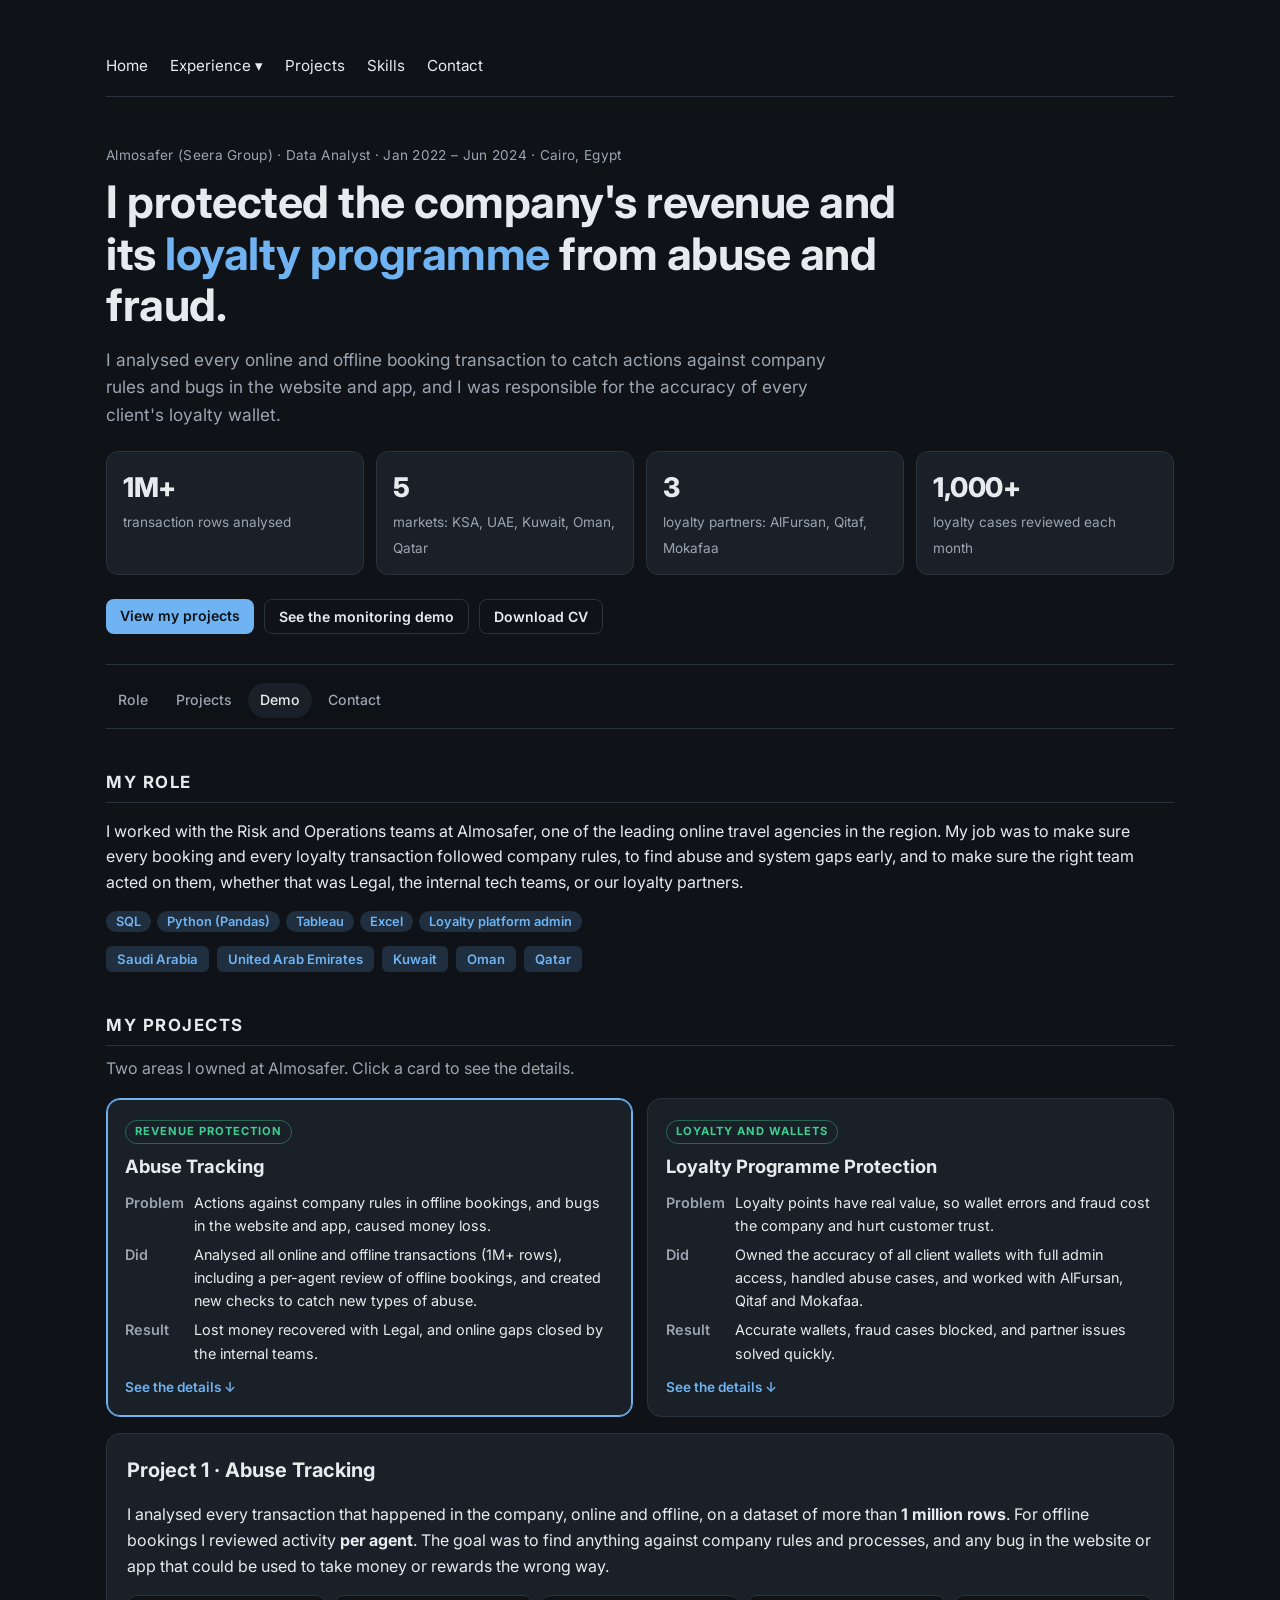
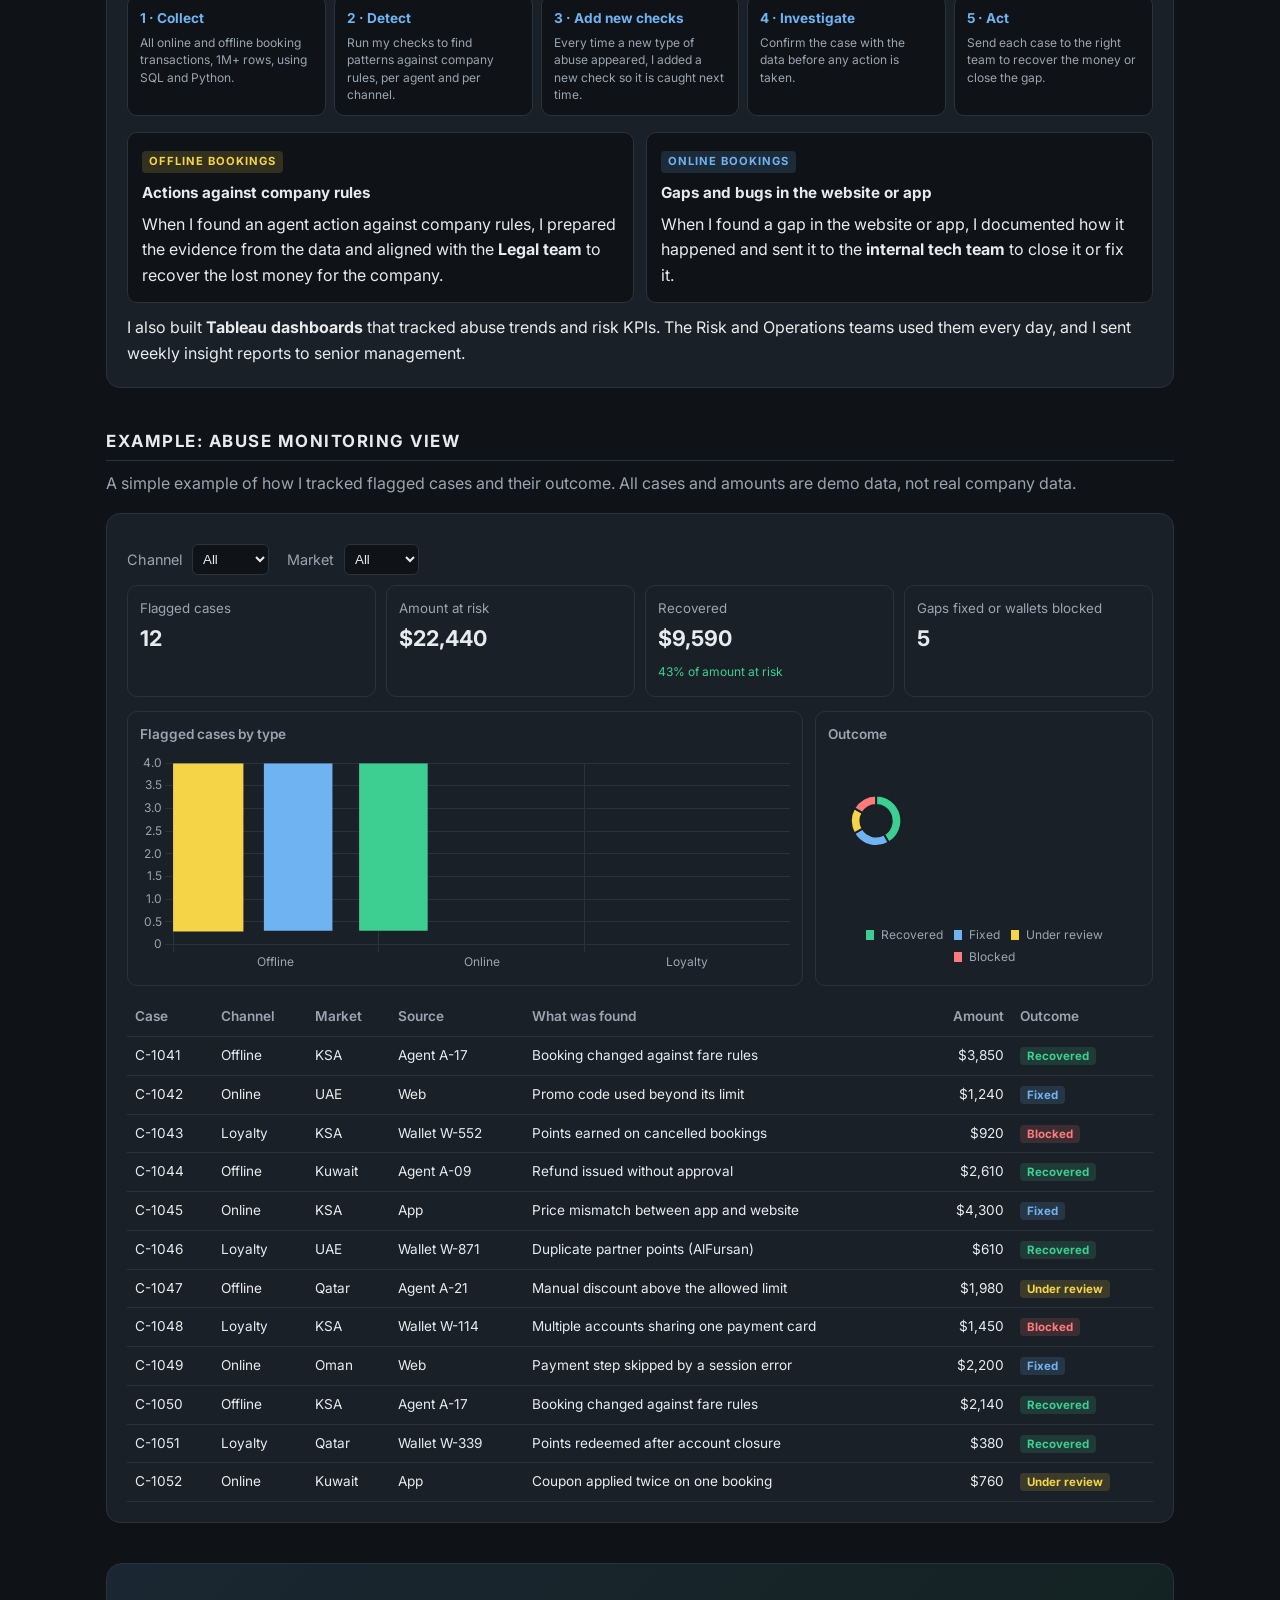
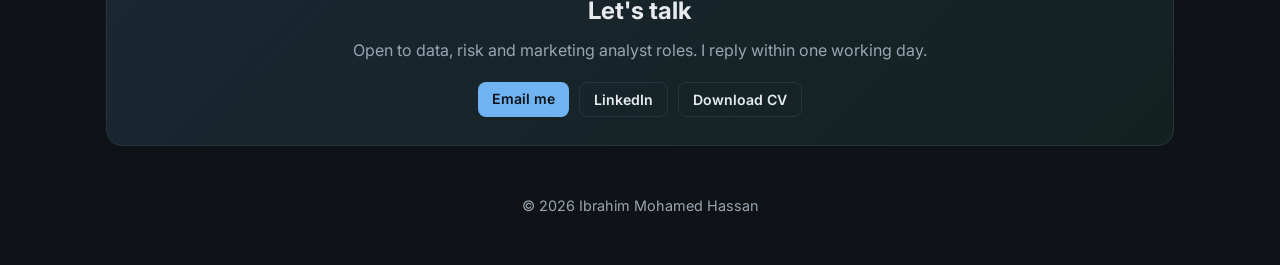
<file: almosafer.html>
<!doctype html>
<html lang="en">
<head>
<meta charset="utf-8">
<meta name="viewport" content="width=device-width, initial-scale=1">
<title>Almosafer | Ibrahim Hassan</title>
<meta name="description" content="Ibrahim Hassan, Data Analyst at Almosafer (Seera Group): abuse tracking on 1M+ transactions and loyalty programme protection across KSA, UAE, Kuwait, Oman and Qatar.">
<meta property="og:title" content="Ibrahim Hassan | Data Analyst at Almosafer">
<meta property="og:description" content="Abuse tracking on 1M+ online and offline transactions, and loyalty programme protection with AlFursan, Qitaf and Mokafaa.">
<meta property="og:type" content="website">
<link rel="icon" href="data:image/svg+xml,%3Csvg xmlns='http://www.w3.org/2000/svg' viewBox='0 0 64 64'%3E%3Crect width='64' height='64' rx='14' fill='%230f1317'/%3E%3Crect x='14' y='34' width='8' height='16' rx='2' fill='%236fb3f2'/%3E%3Crect x='28' y='24' width='8' height='26' rx='2' fill='%236fb3f2'/%3E%3Crect x='42' y='14' width='8' height='36' rx='2' fill='%233ccf91'/%3E%3C/svg%3E">
<link rel="preconnect" href="https://fonts.googleapis.com"><link rel="preconnect" href="https://fonts.gstatic.com" crossorigin>
<link href="https://fonts.googleapis.com/css2?family=Inter:wght@400;500;600;700;800&display=swap" rel="stylesheet">
<link rel="stylesheet" href="style.css">
<style>
.wrap.wide{max-width:1100px}
/* brand strip */
.marquee{position:relative;overflow:hidden;border-top:1px solid var(--line);border-bottom:1px solid var(--line);padding:14px 0;margin:8px 0 14px;
  -webkit-mask-image:linear-gradient(90deg,transparent,#000 8%,#000 92%,transparent);mask-image:linear-gradient(90deg,transparent,#000 8%,#000 92%,transparent)}
.track{display:flex;gap:12px;width:max-content;animation:scroll 90s linear infinite}
.marquee:hover .track{animation-play-state:paused}
.track span{white-space:nowrap;background:var(--card);border:1px solid var(--line);border-radius:999px;padding:7px 16px;font:500 .9rem Inter,system-ui,sans-serif;color:var(--ink)}
@keyframes scroll{from{transform:translateX(0)}to{transform:translateX(-50%)}}
@media (prefers-reduced-motion:reduce){.track{animation-duration:400s}}
.regions{display:flex;flex-wrap:wrap;gap:8px;font:600 .82rem Inter,system-ui,sans-serif}
.regions span{background:var(--chip);color:var(--accent);border-radius:6px;padding:5px 11px}
.stats{display:grid;grid-template-columns:repeat(auto-fit,minmax(150px,1fr));gap:12px;margin-top:18px}
.stats div{background:var(--card);border:1px solid var(--line);border-radius:10px;padding:14px}
.stats b{display:block;font-size:1.6rem;color:var(--accent);font-family:Inter,system-ui,sans-serif}
.stats small{color:var(--muted)}
/* process */
.steps{display:grid;grid-template-columns:repeat(auto-fit,minmax(170px,1fr));gap:12px;counter-reset:s}
.steps div{background:var(--card);border:1px solid var(--line);border-radius:10px;padding:14px;counter-increment:s}
.steps div::before{content:counter(s);display:inline-grid;place-items:center;width:26px;height:26px;border-radius:50%;background:var(--accent);color:#0f1317;font:700 .85rem Inter,system-ui,sans-serif;margin-bottom:8px}
.steps b{display:block;margin-bottom:4px}
.steps p{margin:0;color:var(--muted);font-size:.92rem}
/* dashboard */
.dash{background:#0b0f13;border:1px solid var(--line);border-radius:14px;overflow:hidden;font-family:Inter,system-ui,sans-serif;font-size:.9rem}
.dbar{display:flex;align-items:center;gap:14px;flex-wrap:wrap;padding:12px 16px;border-bottom:1px solid var(--line);background:var(--card)}
.dbar h3{margin:0;font-size:1rem;letter-spacing:.5px;margin-right:auto}
.live{display:inline-flex;align-items:center;gap:6px;color:#3ccf91;font-weight:600;font-size:.8rem}
.live i{width:8px;height:8px;border-radius:50%;background:#3ccf91;animation:pulse 1.6s infinite}
@keyframes pulse{0%{box-shadow:0 0 0 0 rgba(60,207,145,.6)}100%{box-shadow:0 0 0 8px rgba(60,207,145,0)}}
.demo{color:var(--muted);font-size:.78rem}
.dbody{display:grid;grid-template-columns:200px 1fr}
.side{border-right:1px solid var(--line);padding:14px;display:flex;flex-direction:column;gap:16px;background:var(--card)}
.side h4{margin:0 0 6px;font-size:.72rem;text-transform:uppercase;letter-spacing:1px;color:var(--muted)}
.side label{display:flex;align-items:center;gap:8px;padding:3px 0;cursor:pointer}
.side select{width:100%;background:var(--bg);color:var(--ink);border:1px solid var(--line);border-radius:6px;padding:6px}
.sw{width:10px;height:10px;border-radius:2px;display:inline-block}
.main{padding:14px;min-width:0}
.tabs{display:flex;gap:4px;flex-wrap:wrap;margin-bottom:14px}
.tabs button{background:none;border:1px solid var(--line);color:var(--muted);border-radius:6px;padding:6px 12px;cursor:pointer;font:inherit}
.tabs button.on{background:var(--accent);color:#0f1317;border-color:var(--accent);font-weight:600}
.kpis{display:grid;grid-template-columns:repeat(4,1fr);gap:10px;margin-bottom:14px}
.kpi{background:var(--card);border:1px solid var(--line);border-radius:10px;padding:12px}
.kpi small{color:var(--muted);display:block}
.kpi b{font-size:1.35rem;display:block;margin:2px 0}
.bar{height:5px;background:var(--line);border-radius:3px;overflow:hidden;margin-top:6px}
.bar i{display:block;height:100%;background:var(--accent)}
.kpi em{font-style:normal;font-size:.75rem;color:var(--muted)}
.good{color:#3ccf91!important}.bad{color:#ff7a7a!important}
.grid2{display:grid;grid-template-columns:2fr 1fr;gap:12px}
.grid3{display:grid;grid-template-columns:1fr 1fr 1fr;gap:12px}
.panel{background:var(--card);border:1px solid var(--line);border-radius:10px;padding:12px;min-width:0}
.panel h5{margin:0 0 8px;font-size:.85rem;color:var(--muted);font-weight:600}
.cv{position:relative;height:240px}
table{width:100%;border-collapse:collapse;font-size:.85rem}
th,td{text-align:left;padding:8px;border-bottom:1px solid var(--line);white-space:nowrap}
th{color:var(--muted);font-weight:600}
td.n,th.n{text-align:right}
.tw{overflow-x:auto}
.summary p{margin:0 0 10px;line-height:1.6}
.summary ul{margin:0 0 10px;padding-left:20px;line-height:1.7}
.hide{display:none}
.sim{display:grid;grid-template-columns:1fr 1.2fr;gap:18px;font-family:Inter,system-ui,sans-serif}
.sliders{display:flex;flex-direction:column;gap:14px}
.sl{background:var(--bg);border:1px solid var(--line);border-radius:10px;padding:12px}
.sl .top{display:flex;justify-content:space-between;font-size:.9rem;margin-bottom:6px}
.sl input{width:100%;accent-color:var(--accent)}
.sl small{color:var(--muted);font-size:.78rem}
.btn{background:var(--accent);color:#0f1317;border:0;border-radius:8px;padding:8px 14px;font:600 .88rem Inter,system-ui,sans-serif;cursor:pointer}
.btn.ghost{background:none;color:var(--ink);border:1px solid var(--line)}
.simnote{font-size:.88rem;color:var(--muted);min-height:1.2em;margin:0 0 8px}
.sel{background:var(--bg);color:var(--ink);border:1px solid var(--line);border-radius:6px;padding:6px}
@media (max-width:820px){.sim{grid-template-columns:1fr}}

.goal{background:var(--card);border:1px solid var(--line);border-radius:14px;padding:20px}
.goal .lead{font-size:1.05rem;margin:0 0 16px}
.gcards{display:grid;grid-template-columns:repeat(auto-fit,minmax(200px,1fr));gap:12px}
.gcards div{border:1px solid var(--line);border-radius:10px;padding:14px;background:var(--bg)}
.gcards small{display:block;font:700 .72rem Inter,system-ui,sans-serif;letter-spacing:1px;text-transform:uppercase;color:var(--muted);margin-bottom:6px}
.gcards b{display:block;font-family:Inter,system-ui,sans-serif;color:var(--accent);margin-bottom:4px}
.gcards div.star{border-color:rgba(60,207,145,.5);background:rgba(60,207,145,.06)}
.gcards div.star b{color:#3ccf91}
.roas{display:flex;flex-wrap:wrap;align-items:center;gap:16px;margin:16px 0;padding:14px 16px;border-left:3px solid #3ccf91;background:var(--bg);border-radius:6px}
.roas .f{font:600 1.05rem ui-monospace,Consolas,monospace;color:#3ccf91}
.roas p{margin:0;flex:1 1 260px}
.howto{margin:6px 0 0;padding-left:20px}
.howto li{margin-bottom:6px}

.ptitle{font-size:1.25rem;margin:8px 0 10px;color:var(--ink)}
/* AI pacing section */
.ai{background:linear-gradient(135deg,rgba(111,179,242,.08),rgba(60,207,145,.06));border:1px solid var(--line);border-radius:14px;padding:22px}
.ai .badge{display:inline-block;font:600 .75rem Inter,system-ui,sans-serif;letter-spacing:1px;text-transform:uppercase;color:#3ccf91;border:1px solid rgba(60,207,145,.4);border-radius:999px;padding:3px 10px;margin-bottom:10px}
.ai h3{margin:0 0 8px;font-size:1.3rem}
.flow{display:flex;flex-wrap:wrap;align-items:stretch;gap:8px;margin:18px 0}
.flow div{flex:1 1 140px;background:var(--card);border:1px solid var(--line);border-radius:10px;padding:12px;font-size:.9rem;position:relative}
.flow b{display:block;font-family:Inter,system-ui,sans-serif;font-size:.85rem;color:var(--accent);margin-bottom:4px}
.flow div small{color:var(--muted);display:block;line-height:1.45}
.rule{background:var(--card);border-left:3px solid var(--accent);border-radius:6px;padding:12px 16px;margin:14px 0;font-size:.95rem}
.rule code{font-family:ui-monospace,Consolas,monospace;font-size:.88rem;color:var(--accent)}
.email{background:#f4f5f7;color:#1d2329;border-radius:10px;overflow:hidden;font:14px/1.5 Inter,system-ui,sans-serif;margin-top:16px}
.email .eh{background:#e6e9ee;padding:10px 14px;font-size:.82rem;color:#4a535d}
.email .eh b{color:#1d2329}
.email .eb{padding:14px}
.email p{margin:0 0 10px}
.email table{font-size:.8rem;margin-bottom:12px;background:#fff}
.email th,.email td{border:1px solid #dfe3e8;padding:6px 8px;color:#1d2329}
.email th{background:#eef1f5;color:#4a535d}
.st{font-weight:700;font-size:.75rem;padding:2px 7px;border-radius:4px}
.st.b{background:#fde2e2;color:#b42318}.st.o{background:#dcfae6;color:#067647}
.impact{display:grid;grid-template-columns:repeat(auto-fit,minmax(220px,1fr));gap:12px;margin-top:16px}
.impact div{background:var(--card);border:1px solid var(--line);border-radius:10px;padding:14px;font-size:.93rem}
.impact b{display:block;margin-bottom:4px}

@media (max-width:820px){.kpis{grid-template-columns:1fr 1fr}.dbody{grid-template-columns:1fr}.side{border-right:0;border-bottom:1px solid var(--line);flex-direction:row;flex-wrap:wrap}.side>div{flex:1 1 140px}.grid2,.grid3{grid-template-columns:1fr}}

/* ---- v2 layout ---- */
html{scroll-behavior:smooth}
section,[data-pp]{scroll-margin-top:70px}
.hero{padding:20px 0 30px;border-bottom:1px solid var(--line);margin-bottom:8px}
.eyebrow{font-size:.85rem;color:var(--muted);margin:0 0 10px;letter-spacing:.3px}
.hero h1{font-size:clamp(1.8rem,4.2vw,2.8rem);line-height:1.15;margin:0 0 14px;max-width:820px;letter-spacing:-.5px}
.hero h1 span{color:var(--accent)}
.hero .sub{font-size:1.08rem;color:var(--muted);max-width:760px;margin:0 0 22px;line-height:1.6}
.hstats{display:grid;grid-template-columns:repeat(4,1fr);gap:12px;margin-bottom:24px}
.hstats div{background:var(--card);border:1px solid var(--line);border-radius:12px;padding:14px 16px}
.hstats b{display:block;font-size:1.7rem;font-weight:800;color:var(--ink);letter-spacing:-.5px}
.hstats small{color:var(--muted);font-size:.85rem}
.ctas{display:flex;flex-wrap:wrap;gap:10px}
.ctas a{text-decoration:none}
.subnav{position:sticky;top:0;z-index:5;background:rgba(15,19,23,.92);backdrop-filter:blur(8px);border-bottom:1px solid var(--line);display:flex;gap:4px;overflow-x:auto;padding:10px 0;margin-bottom:10px}
.subnav a{color:var(--muted);text-decoration:none;font-size:.88rem;font-weight:500;padding:6px 12px;border-radius:999px;white-space:nowrap}
.subnav a:hover,.subnav a.on{color:var(--ink);background:var(--card)}
.sectlead{color:var(--muted);margin:-6px 0 16px}
.pcards{display:grid;grid-template-columns:1fr 1fr;gap:14px;margin-bottom:16px}
.pcard{text-align:left;background:var(--card);border:1px solid var(--line);border-radius:14px;padding:18px;cursor:pointer;color:var(--ink);font:inherit;transition:border-color .2s}
.pcard:hover{border-color:var(--muted)}
.pcard.on{border-color:var(--accent);box-shadow:0 0 0 1px var(--accent) inset}
.pcard .badge{display:inline-block;font-size:.7rem;font-weight:700;letter-spacing:1px;text-transform:uppercase;color:#3ccf91;border:1px solid rgba(60,207,145,.4);border-radius:999px;padding:2px 9px;margin-bottom:8px}
.pcard h3{margin:0 0 10px;font-size:1.15rem}
.pcard dl{margin:0;display:grid;grid-template-columns:auto 1fr;gap:6px 10px;font-size:.9rem}
.pcard dt{color:var(--muted);font-weight:600}
.pcard dd{margin:0}
.pcard .more{display:block;margin-top:12px;color:var(--accent);font-size:.85rem;font-weight:600}
.mtabs{display:flex;gap:6px;flex-wrap:wrap;margin-bottom:14px}
.mtabs button{background:var(--card);border:1px solid var(--line);color:var(--muted);border-radius:999px;padding:8px 16px;cursor:pointer;font:600 .9rem Inter,Inter,system-ui,sans-serif}
.mtabs button.on{background:var(--accent);color:#0f1317;border-color:var(--accent)}
.cta{background:linear-gradient(135deg,rgba(111,179,242,.12),rgba(60,207,145,.08));border:1px solid var(--line);border-radius:16px;padding:28px;text-align:center;margin-top:40px}
.cta h2{border:0;margin:0 0 8px;padding:0;text-transform:none;letter-spacing:0;font-size:1.5rem}
.cta p{color:var(--muted);margin:0 0 18px}
.cta .ctas{justify-content:center}
.ptitle{font-size:1.25rem;margin:8px 0 10px;color:var(--ink)}
@media (max-width:820px){.hstats{grid-template-columns:1fr 1fr}.pcards{grid-template-columns:1fr}}

.human{display:grid;grid-template-columns:1.1fr 1fr;gap:20px;background:var(--card);border:1px solid var(--accent);border-radius:16px;padding:22px;margin:0 0 18px}
.human h3{margin:0 0 10px;font-size:1.3rem}
.human p{margin:0 0 10px;line-height:1.65}
.human ul{margin:0;padding:0;list-style:none;display:flex;flex-direction:column;gap:10px}
.human li{background:var(--bg);border:1px solid var(--line);border-radius:10px;padding:10px 12px;font-size:.92rem}
.human li b{display:block;color:var(--accent);font-size:.85rem;margin-bottom:2px}
.human .sign{color:var(--muted);font-size:.9rem;margin:0}
@media (max-width:820px){.human{grid-template-columns:1fr}}

.flowx{display:flex;flex-wrap:wrap;gap:8px;align-items:stretch;margin:16px 0}
.flowx div{flex:1 1 150px;background:var(--bg);border:1px solid var(--line);border-radius:10px;padding:12px;font-size:.9rem}
.flowx b{display:block;color:var(--accent);font-size:.85rem;margin-bottom:4px}
.flowx small{color:var(--muted);line-height:1.45;display:block}
.split{display:grid;grid-template-columns:1fr 1fr;gap:12px;margin:12px 0}
.split div{border:1px solid var(--line);border-radius:10px;padding:14px;background:var(--bg)}
.split h4{margin:0 0 6px;font-size:.95rem}
.split .tag{display:inline-block;font-size:.7rem;font-weight:700;letter-spacing:1px;text-transform:uppercase;border-radius:4px;padding:2px 7px;margin-bottom:8px}
.tag.off{background:rgba(245,213,71,.15);color:#f5d547}.tag.on{background:rgba(111,179,242,.15);color:#6fb3f2}
.partners{display:grid;grid-template-columns:repeat(3,1fr);gap:12px;margin:12px 0}
.partners div{border:1px solid var(--line);border-radius:10px;padding:14px;background:var(--bg);text-align:center}
.partners b{display:block;font-size:1.05rem}
.partners small{color:var(--muted)}
.access{display:grid;grid-template-columns:repeat(4,1fr);gap:10px;margin:12px 0}
.access div{border:1px solid var(--line);border-radius:10px;padding:12px;background:var(--bg);font-size:.9rem}
.access b{display:block;margin-bottom:2px}
.st{font-weight:700;font-size:.72rem;padding:2px 7px;border-radius:4px;white-space:nowrap}
.st.rec{background:rgba(60,207,145,.15);color:#3ccf91}.st.fix{background:rgba(111,179,242,.15);color:#6fb3f2}.st.rev{background:rgba(245,213,71,.15);color:#f5d547}.st.blk{background:rgba(255,122,122,.15);color:#ff7a7a}
.demohead{display:flex;gap:10px;flex-wrap:wrap;align-items:center;margin:10px 0}
@media (max-width:820px){.split,.partners{grid-template-columns:1fr}.access{grid-template-columns:1fr 1fr}}
</style>
</head>
<body>
<div class="wrap wide">
<nav>
  <a href="index.html">Home</a>
  <div class="dropdown" id="dd">
    <button aria-haspopup="true" onclick="document.getElementById('dd').classList.toggle('open')">Experience &#9662;</button>
    <div class="menu">
      <a href="a2z.html">A2Z Media Group<span>Data Analyst · 2024 – Present</span></a>
      <a href="almosafer.html">Almosafer (Seera Group)<span>Data Analyst · 2022 – 2024</span></a>
      <a href="nbe.html">National Bank of Egypt<span>Customer Service Agent · 2021 – 2022</span></a>
    </div>
  </div>
  <a href="index.html#work">Projects</a>
  <a href="index.html#skills">Skills</a>
  <a href="mailto:hassanibrahem901@gmail.com">Contact</a>
</nav>

<header class="hero">
  <p class="eyebrow">Almosafer (Seera Group) · Data Analyst · Jan 2022 – Jun 2024 · Cairo, Egypt</p>
  <h1>I protected the company's revenue and its <span>loyalty programme</span> from abuse and fraud.</h1>
  <p class="sub">I analysed every online and offline booking transaction to catch actions against company rules and bugs in the website and app, and I was responsible for the accuracy of every client's loyalty wallet.</p>
  <div class="hstats">
    <div><b>1M+</b><small>transaction rows analysed</small></div>
    <div><b>5</b><small>markets: KSA, UAE, Kuwait, Oman, Qatar</small></div>
    <div><b>3</b><small>loyalty partners: AlFursan, Qitaf, Mokafaa</small></div>
    <div><b>1,000+</b><small>loyalty cases reviewed each month</small></div>
  </div>
  <div class="ctas">
    <a class="btn" href="#projects">View my projects</a>
    <a class="btn ghost" href="#demo">See the monitoring demo</a>
    <a class="btn ghost" href="cv.pdf" download>Download CV</a>
  </div>
</header>

<div class="subnav" id="subnav">
  <a href="#role">Role</a><a href="#projects">Projects</a><a href="#demo">Demo</a><a href="#contact">Contact</a>
</div>

<section id="role">
  <h2>My Role</h2>
  <p>I worked with the Risk and Operations teams at Almosafer, one of the leading online travel agencies in the region. My job was to make sure every booking and every loyalty transaction followed company rules, to find abuse and system gaps early, and to make sure the right team acted on them, whether that was Legal, the internal tech teams, or our loyalty partners.</p>
  <ul class="tools"><li>SQL</li><li>Python (Pandas)</li><li>Tableau</li><li>Excel</li><li>Loyalty platform admin</li></ul>
  <div class="regions" style="margin-top:14px"><span>Saudi Arabia</span><span>United Arab Emirates</span><span>Kuwait</span><span>Oman</span><span>Qatar</span></div>
</section>

<section id="projects">
  <h2>My Projects</h2>
  <p class="sectlead">Two areas I owned at Almosafer. Click a card to see the details.</p>
  <div class="pcards" id="pcards">
    <button class="pcard on" data-p="pj1">
      <span class="badge">Revenue protection</span>
      <h3>Abuse Tracking</h3>
      <dl>
        <dt>Problem</dt><dd>Actions against company rules in offline bookings, and bugs in the website and app, caused money loss.</dd>
        <dt>Did</dt><dd>Analysed all online and offline transactions (1M+ rows), including a per-agent review of offline bookings, and created new checks to catch new types of abuse.</dd>
        <dt>Result</dt><dd>Lost money recovered with Legal, and online gaps closed by the internal teams.</dd>
      </dl>
      <span class="more">See the details &darr;</span>
    </button>
    <button class="pcard" data-p="pj2">
      <span class="badge">Loyalty and wallets</span>
      <h3>Loyalty Programme Protection</h3>
      <dl>
        <dt>Problem</dt><dd>Loyalty points have real value, so wallet errors and fraud cost the company and hurt customer trust.</dd>
        <dt>Did</dt><dd>Owned the accuracy of all client wallets with full admin access, handled abuse cases, and worked with AlFursan, Qitaf and Mokafaa.</dd>
        <dt>Result</dt><dd>Accurate wallets, fraud cases blocked, and partner issues solved quickly.</dd>
      </dl>
      <span class="more">See the details &darr;</span>
    </button>
  </div>

  <div data-pp="pj1">
    <div class="goal">
      <h3 class="ptitle" style="margin-top:0">Project 1 · Abuse Tracking</h3>
      <p>I analysed every transaction that happened in the company, online and offline, on a dataset of more than <b>1 million rows</b>. For offline bookings I reviewed activity <b>per agent</b>. The goal was to find anything against company rules and processes, and any bug in the website or app that could be used to take money or rewards the wrong way.</p>
      <div class="flowx">
        <div><b>1 · Collect</b><small>All online and offline booking transactions, 1M+ rows, using SQL and Python.</small></div>
        <div><b>2 · Detect</b><small>Run my checks to find patterns against company rules, per agent and per channel.</small></div>
        <div><b>3 · Add new checks</b><small>Every time a new type of abuse appeared, I added a new check so it is caught next time.</small></div>
        <div><b>4 · Investigate</b><small>Confirm the case with the data before any action is taken.</small></div>
        <div><b>5 · Act</b><small>Send each case to the right team to recover the money or close the gap.</small></div>
      </div>
      <div class="split">
        <div><span class="tag off">Offline bookings</span><h4>Actions against company rules</h4>When I found an agent action against company rules, I prepared the evidence from the data and aligned with the <b>Legal team</b> to recover the lost money for the company.</div>
        <div><span class="tag on">Online bookings</span><h4>Gaps and bugs in the website or app</h4>When I found a gap in the website or app, I documented how it happened and sent it to the <b>internal tech team</b> to close it or fix it.</div>
      </div>
      <p style="margin:0">I also built <b>Tableau dashboards</b> that tracked abuse trends and risk KPIs. The Risk and Operations teams used them every day, and I sent weekly insight reports to senior management.</p>
    </div>
  </div>

  <div data-pp="pj2" class="hide">
    <div class="goal">
      <h3 class="ptitle" style="margin-top:0">Project 2 · Loyalty Programme Protection</h3>
      <p>I had <b>full access</b> to the company's loyalty programme and to every client's wallet, and I was responsible for making sure all wallets were correct. That meant checking that points were earned and used the right way, catching abuse cases, and dealing with them quickly.</p>
      <div class="access">
        <div><b>Add points</b>Fix missing points so the client gets what they earned.</div>
        <div><b>Remove points</b>Take back points given by mistake or through abuse.</div>
        <div><b>Block wallets</b>Stop fraud cases from using or moving points.</div>
        <div><b>Review cases</b>1,000+ loyalty cases each month, checked against company policy.</div>
      </div>
      <p style="margin:16px 0 4px"><b>Loyalty partners I worked with</b></p>
      <div class="partners">
        <div><b>AlFursan</b><small>Saudia airline miles</small></div>
        <div><b>Qitaf</b><small>stc rewards</small></div>
        <div><b>Mokafaa</b><small>Al Rajhi Bank rewards</small></div>
      </div>
      <p style="margin:0">When there was a technical issue with points between Almosafer and a partner, I contacted the partner or the bank directly, explained the issue with the data, and followed it until it was solved.</p>
    </div>
  </div>
</section>

<section id="demo">
  <h2>Example: Abuse Monitoring View</h2>
  <p class="sectlead">A simple example of how I tracked flagged cases and their outcome. All cases and amounts are demo data, not real company data.</p>
  <div class="goal">
    <div class="demohead">
      <label for="chSel" style="color:var(--muted);font-size:.9rem">Channel</label>
      <select id="chSel" class="sel"><option value="all">All</option><option value="Offline">Offline</option><option value="Online">Online</option><option value="Loyalty">Loyalty</option></select>
      <label for="mkSel" style="color:var(--muted);font-size:.9rem;margin-left:8px">Market</label>
      <select id="mkSel" class="sel"><option value="all">All</option><option>KSA</option><option>UAE</option><option>Kuwait</option><option>Oman</option><option>Qatar</option></select>
    </div>
    <div class="kpis" id="abK"></div>
    <div class="grid2" style="margin-bottom:12px">
      <div class="panel"><h5>Flagged cases by type</h5><div class="cv" style="height:220px"><canvas id="cAbType"></canvas></div></div>
      <div class="panel"><h5>Outcome</h5><div class="cv" style="height:220px"><canvas id="cAbOut"></canvas></div></div>
    </div>
    <div class="tw"><table id="abT"></table></div>
  </div>
</section>

<section class="cta" id="contact">
  <h2>Let's talk</h2>
  <p>Open to data, risk and marketing analyst roles. I reply within one working day.</p>
  <div class="ctas">
    <a class="btn" href="mailto:hassanibrahem901@gmail.com">Email me</a>
    <a class="btn ghost" href="https://linkedin.com/in/ibrahim-hassan-952739428" target="_blank" rel="noopener">LinkedIn</a>
    <a class="btn ghost" href="cv.pdf" download>Download CV</a>
  </div>
</section>

<footer>© 2026 Ibrahim Mohamed Hassan</footer>
</div>

<script src="chart.umd.js"></script>
<script>
const $=id=>document.getElementById(id);
document.addEventListener('click',e=>{const d=$('dd');if(!d.contains(e.target))d.classList.remove('open')});
document.querySelectorAll('#pcards .pcard').forEach(b=>b.addEventListener('click',()=>{const k=b.dataset.p;
  document.querySelectorAll('#pcards .pcard').forEach(x=>x.classList.toggle('on',x===b));
  document.querySelectorAll('[data-pp]').forEach(p=>p.classList.toggle('hide',p.dataset.pp!==k));
  document.querySelector(`[data-pp="${k}"]`).scrollIntoView({behavior:'smooth',block:'start'})}));
const links=[...document.querySelectorAll('#subnav a')];
const obs=new IntersectionObserver(es=>es.forEach(e=>{if(e.isIntersecting)links.forEach(a=>a.classList.toggle('on',a.getAttribute('href')==='#'+e.target.id))}),{rootMargin:'-40% 0px -55% 0px'});
['role','projects','demo','contact'].forEach(id=>obs.observe($(id)));

/* demo cases (made up) */
const CASES=[
 ['C-1041','Offline','KSA','Agent A-17','Booking changed against fare rules',3850,'Recovered'],
 ['C-1042','Online','UAE','Web','Promo code used beyond its limit',1240,'Fixed'],
 ['C-1043','Loyalty','KSA','Wallet W-552','Points earned on cancelled bookings',920,'Blocked'],
 ['C-1044','Offline','Kuwait','Agent A-09','Refund issued without approval',2610,'Recovered'],
 ['C-1045','Online','KSA','App','Price mismatch between app and website',4300,'Fixed'],
 ['C-1046','Loyalty','UAE','Wallet W-871','Duplicate partner points (AlFursan)',610,'Recovered'],
 ['C-1047','Offline','Qatar','Agent A-21','Manual discount above the allowed limit',1980,'Under review'],
 ['C-1048','Loyalty','KSA','Wallet W-114','Multiple accounts sharing one payment card',1450,'Blocked'],
 ['C-1049','Online','Oman','Web','Payment step skipped by a session error',2200,'Fixed'],
 ['C-1050','Offline','KSA','Agent A-17','Booking changed against fare rules',2140,'Recovered'],
 ['C-1051','Loyalty','Qatar','Wallet W-339','Points redeemed after account closure',380,'Recovered'],
 ['C-1052','Online','Kuwait','App','Coupon applied twice on one booking',760,'Under review']];
const ST={'Recovered':'rec','Fixed':'fix','Under review':'rev','Blocked':'blk'};
const usd=n=>'$'+n.toLocaleString('en-US');
Chart.defaults.color='#9aa5b1';Chart.defaults.borderColor='#2a323b';Chart.defaults.font.family='Inter,system-ui,sans-serif';
const o={responsive:true,maintainAspectRatio:false,animation:{duration:250}};
const cT=new Chart($('cAbType'),{type:'bar',data:{labels:['Offline','Online','Loyalty'],datasets:[{data:[],backgroundColor:['#f5d547','#6fb3f2','#3ccf91']}]},options:{...o,plugins:{legend:{display:false}}}});
const cO=new Chart($('cAbOut'),{type:'doughnut',data:{labels:Object.keys(ST),datasets:[{data:[],backgroundColor:['#3ccf91','#6fb3f2','#f5d547','#ff7a7a'],borderColor:'#1a2027'}]},options:{...o,cutout:'62%',plugins:{legend:{position:'bottom',labels:{boxWidth:10}}}}});
function draw(){
  const ch=$('chSel').value,mk=$('mkSel').value;
  const r=CASES.filter(c=>(ch==='all'||c[1]===ch)&&(mk==='all'||c[2]===mk));
  const amt=r.reduce((s,c)=>s+c[5],0),rec=r.filter(c=>c[6]==='Recovered').reduce((s,c)=>s+c[5],0);
  $('abK').innerHTML=`<div class="kpi"><small>Flagged cases</small><b>${r.length}</b><em>&nbsp;</em></div><div class="kpi"><small>Amount at risk</small><b>${usd(amt)}</b><em>&nbsp;</em></div><div class="kpi"><small>Recovered</small><b>${usd(rec)}</b><em class="good">${amt?Math.round(rec/amt*100):0}% of amount at risk</em></div><div class="kpi"><small>Gaps fixed or wallets blocked</small><b>${r.filter(c=>c[6]==='Fixed'||c[6]==='Blocked').length}</b><em>&nbsp;</em></div>`;
  cT.data.datasets[0].data=['Offline','Online','Loyalty'].map(k=>r.filter(c=>c[1]===k).length);cT.update();
  cO.data.datasets[0].data=Object.keys(ST).map(k=>r.filter(c=>c[6]===k).length);cO.update();
  $('abT').innerHTML='<tr><th>Case</th><th>Channel</th><th>Market</th><th>Source</th><th>What was found</th><th class="n">Amount</th><th>Outcome</th></tr>'+
    (r.length?r.map(c=>`<tr><td>${c[0]}</td><td>${c[1]}</td><td>${c[2]}</td><td>${c[3]}</td><td>${c[4]}</td><td class="n">${usd(c[5])}</td><td><span class="st ${ST[c[6]]}">${c[6]}</span></td></tr>`).join(''):'<tr><td colspan="7">No cases for this filter.</td></tr>');
}
$('chSel').onchange=draw;$('mkSel').onchange=draw;draw();
</script>
</body>
</html>
</file>
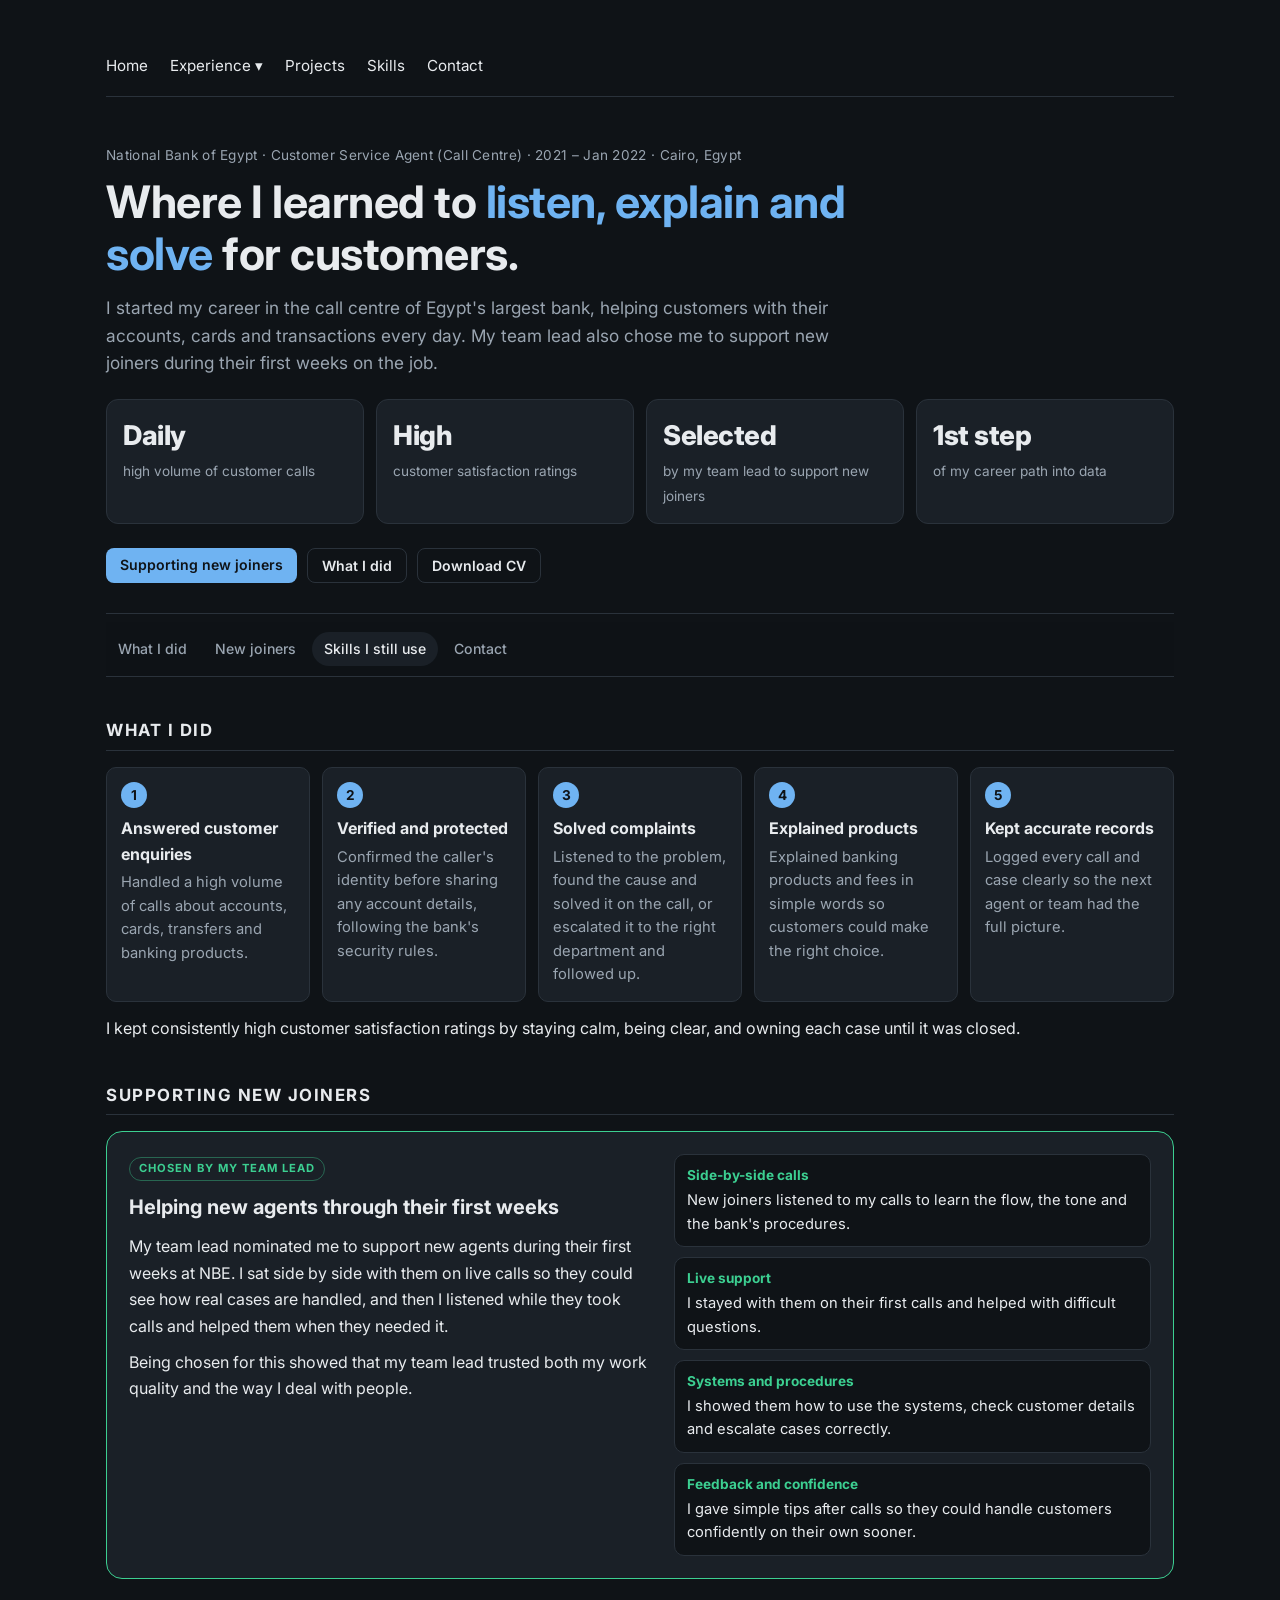
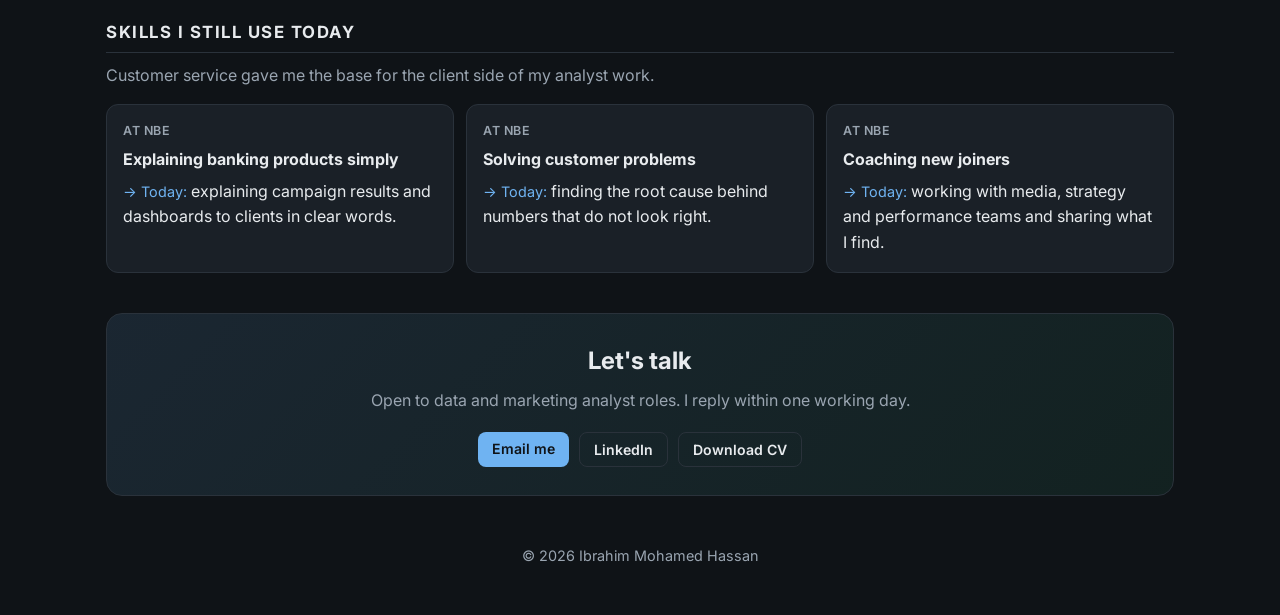
<file: nbe.html>
<!doctype html>
<html lang="en">
<head>
<meta charset="utf-8">
<meta name="viewport" content="width=device-width, initial-scale=1">
<title>National Bank of Egypt | Ibrahim Hassan</title>
<meta name="description" content="Ibrahim Hassan, Customer Service Agent at the National Bank of Egypt: high-volume banking support, complaint resolution, and mentoring new joiners.">
<meta property="og:title" content="Ibrahim Hassan | National Bank of Egypt">
<meta property="og:description" content="Ibrahim Hassan, Customer Service Agent at the National Bank of Egypt: high-volume banking support, complaint resolution, and mentoring new joiners.">
<meta property="og:type" content="website">
<link rel="icon" href="data:image/svg+xml,%3Csvg xmlns='http://www.w3.org/2000/svg' viewBox='0 0 64 64'%3E%3Crect width='64' height='64' rx='14' fill='%230f1317'/%3E%3Crect x='14' y='34' width='8' height='16' rx='2' fill='%236fb3f2'/%3E%3Crect x='28' y='24' width='8' height='26' rx='2' fill='%236fb3f2'/%3E%3Crect x='42' y='14' width='8' height='36' rx='2' fill='%233ccf91'/%3E%3C/svg%3E">
<link rel="preconnect" href="https://fonts.googleapis.com"><link rel="preconnect" href="https://fonts.gstatic.com" crossorigin>
<link href="https://fonts.googleapis.com/css2?family=Inter:wght@400;500;600;700;800&display=swap" rel="stylesheet">
<link rel="stylesheet" href="style.css">
<style>
.wrap.wide{max-width:1100px}
/* brand strip */
.marquee{position:relative;overflow:hidden;border-top:1px solid var(--line);border-bottom:1px solid var(--line);padding:14px 0;margin:8px 0 14px;
  -webkit-mask-image:linear-gradient(90deg,transparent,#000 8%,#000 92%,transparent);mask-image:linear-gradient(90deg,transparent,#000 8%,#000 92%,transparent)}
.track{display:flex;gap:12px;width:max-content;animation:scroll 90s linear infinite}
.marquee:hover .track{animation-play-state:paused}
.track span{white-space:nowrap;background:var(--card);border:1px solid var(--line);border-radius:999px;padding:7px 16px;font:500 .9rem Inter,system-ui,sans-serif;color:var(--ink)}
@keyframes scroll{from{transform:translateX(0)}to{transform:translateX(-50%)}}
@media (prefers-reduced-motion:reduce){.track{animation-duration:400s}}
.regions{display:flex;flex-wrap:wrap;gap:8px;font:600 .82rem Inter,system-ui,sans-serif}
.regions span{background:var(--chip);color:var(--accent);border-radius:6px;padding:5px 11px}
.stats{display:grid;grid-template-columns:repeat(auto-fit,minmax(150px,1fr));gap:12px;margin-top:18px}
.stats div{background:var(--card);border:1px solid var(--line);border-radius:10px;padding:14px}
.stats b{display:block;font-size:1.6rem;color:var(--accent);font-family:Inter,system-ui,sans-serif}
.stats small{color:var(--muted)}
/* process */
.steps{display:grid;grid-template-columns:repeat(auto-fit,minmax(170px,1fr));gap:12px;counter-reset:s}
.steps div{background:var(--card);border:1px solid var(--line);border-radius:10px;padding:14px;counter-increment:s}
.steps div::before{content:counter(s);display:inline-grid;place-items:center;width:26px;height:26px;border-radius:50%;background:var(--accent);color:#0f1317;font:700 .85rem Inter,system-ui,sans-serif;margin-bottom:8px}
.steps b{display:block;margin-bottom:4px}
.steps p{margin:0;color:var(--muted);font-size:.92rem}
/* dashboard */
.dash{background:#0b0f13;border:1px solid var(--line);border-radius:14px;overflow:hidden;font-family:Inter,system-ui,sans-serif;font-size:.9rem}
.dbar{display:flex;align-items:center;gap:14px;flex-wrap:wrap;padding:12px 16px;border-bottom:1px solid var(--line);background:var(--card)}
.dbar h3{margin:0;font-size:1rem;letter-spacing:.5px;margin-right:auto}
.live{display:inline-flex;align-items:center;gap:6px;color:#3ccf91;font-weight:600;font-size:.8rem}
.live i{width:8px;height:8px;border-radius:50%;background:#3ccf91;animation:pulse 1.6s infinite}
@keyframes pulse{0%{box-shadow:0 0 0 0 rgba(60,207,145,.6)}100%{box-shadow:0 0 0 8px rgba(60,207,145,0)}}
.demo{color:var(--muted);font-size:.78rem}
.dbody{display:grid;grid-template-columns:200px 1fr}
.side{border-right:1px solid var(--line);padding:14px;display:flex;flex-direction:column;gap:16px;background:var(--card)}
.side h4{margin:0 0 6px;font-size:.72rem;text-transform:uppercase;letter-spacing:1px;color:var(--muted)}
.side label{display:flex;align-items:center;gap:8px;padding:3px 0;cursor:pointer}
.side select{width:100%;background:var(--bg);color:var(--ink);border:1px solid var(--line);border-radius:6px;padding:6px}
.sw{width:10px;height:10px;border-radius:2px;display:inline-block}
.main{padding:14px;min-width:0}
.tabs{display:flex;gap:4px;flex-wrap:wrap;margin-bottom:14px}
.tabs button{background:none;border:1px solid var(--line);color:var(--muted);border-radius:6px;padding:6px 12px;cursor:pointer;font:inherit}
.tabs button.on{background:var(--accent);color:#0f1317;border-color:var(--accent);font-weight:600}
.kpis{display:grid;grid-template-columns:repeat(4,1fr);gap:10px;margin-bottom:14px}
.kpi{background:var(--card);border:1px solid var(--line);border-radius:10px;padding:12px}
.kpi small{color:var(--muted);display:block}
.kpi b{font-size:1.35rem;display:block;margin:2px 0}
.bar{height:5px;background:var(--line);border-radius:3px;overflow:hidden;margin-top:6px}
.bar i{display:block;height:100%;background:var(--accent)}
.kpi em{font-style:normal;font-size:.75rem;color:var(--muted)}
.good{color:#3ccf91!important}.bad{color:#ff7a7a!important}
.grid2{display:grid;grid-template-columns:2fr 1fr;gap:12px}
.grid3{display:grid;grid-template-columns:1fr 1fr 1fr;gap:12px}
.panel{background:var(--card);border:1px solid var(--line);border-radius:10px;padding:12px;min-width:0}
.panel h5{margin:0 0 8px;font-size:.85rem;color:var(--muted);font-weight:600}
.cv{position:relative;height:240px}
table{width:100%;border-collapse:collapse;font-size:.85rem}
th,td{text-align:left;padding:8px;border-bottom:1px solid var(--line);white-space:nowrap}
th{color:var(--muted);font-weight:600}
td.n,th.n{text-align:right}
.tw{overflow-x:auto}
.summary p{margin:0 0 10px;line-height:1.6}
.summary ul{margin:0 0 10px;padding-left:20px;line-height:1.7}
.hide{display:none}
.sim{display:grid;grid-template-columns:1fr 1.2fr;gap:18px;font-family:Inter,system-ui,sans-serif}
.sliders{display:flex;flex-direction:column;gap:14px}
.sl{background:var(--bg);border:1px solid var(--line);border-radius:10px;padding:12px}
.sl .top{display:flex;justify-content:space-between;font-size:.9rem;margin-bottom:6px}
.sl input{width:100%;accent-color:var(--accent)}
.sl small{color:var(--muted);font-size:.78rem}
.btn{background:var(--accent);color:#0f1317;border:0;border-radius:8px;padding:8px 14px;font:600 .88rem Inter,system-ui,sans-serif;cursor:pointer}
.btn.ghost{background:none;color:var(--ink);border:1px solid var(--line)}
.simnote{font-size:.88rem;color:var(--muted);min-height:1.2em;margin:0 0 8px}
.sel{background:var(--bg);color:var(--ink);border:1px solid var(--line);border-radius:6px;padding:6px}
@media (max-width:820px){.sim{grid-template-columns:1fr}}

.goal{background:var(--card);border:1px solid var(--line);border-radius:14px;padding:20px}
.goal .lead{font-size:1.05rem;margin:0 0 16px}
.gcards{display:grid;grid-template-columns:repeat(auto-fit,minmax(200px,1fr));gap:12px}
.gcards div{border:1px solid var(--line);border-radius:10px;padding:14px;background:var(--bg)}
.gcards small{display:block;font:700 .72rem Inter,system-ui,sans-serif;letter-spacing:1px;text-transform:uppercase;color:var(--muted);margin-bottom:6px}
.gcards b{display:block;font-family:Inter,system-ui,sans-serif;color:var(--accent);margin-bottom:4px}
.gcards div.star{border-color:rgba(60,207,145,.5);background:rgba(60,207,145,.06)}
.gcards div.star b{color:#3ccf91}
.roas{display:flex;flex-wrap:wrap;align-items:center;gap:16px;margin:16px 0;padding:14px 16px;border-left:3px solid #3ccf91;background:var(--bg);border-radius:6px}
.roas .f{font:600 1.05rem ui-monospace,Consolas,monospace;color:#3ccf91}
.roas p{margin:0;flex:1 1 260px}
.howto{margin:6px 0 0;padding-left:20px}
.howto li{margin-bottom:6px}

.ptitle{font-size:1.25rem;margin:8px 0 10px;color:var(--ink)}
/* AI pacing section */
.ai{background:linear-gradient(135deg,rgba(111,179,242,.08),rgba(60,207,145,.06));border:1px solid var(--line);border-radius:14px;padding:22px}
.ai .badge{display:inline-block;font:600 .75rem Inter,system-ui,sans-serif;letter-spacing:1px;text-transform:uppercase;color:#3ccf91;border:1px solid rgba(60,207,145,.4);border-radius:999px;padding:3px 10px;margin-bottom:10px}
.ai h3{margin:0 0 8px;font-size:1.3rem}
.flow{display:flex;flex-wrap:wrap;align-items:stretch;gap:8px;margin:18px 0}
.flow div{flex:1 1 140px;background:var(--card);border:1px solid var(--line);border-radius:10px;padding:12px;font-size:.9rem;position:relative}
.flow b{display:block;font-family:Inter,system-ui,sans-serif;font-size:.85rem;color:var(--accent);margin-bottom:4px}
.flow div small{color:var(--muted);display:block;line-height:1.45}
.rule{background:var(--card);border-left:3px solid var(--accent);border-radius:6px;padding:12px 16px;margin:14px 0;font-size:.95rem}
.rule code{font-family:ui-monospace,Consolas,monospace;font-size:.88rem;color:var(--accent)}
.email{background:#f4f5f7;color:#1d2329;border-radius:10px;overflow:hidden;font:14px/1.5 Inter,system-ui,sans-serif;margin-top:16px}
.email .eh{background:#e6e9ee;padding:10px 14px;font-size:.82rem;color:#4a535d}
.email .eh b{color:#1d2329}
.email .eb{padding:14px}
.email p{margin:0 0 10px}
.email table{font-size:.8rem;margin-bottom:12px;background:#fff}
.email th,.email td{border:1px solid #dfe3e8;padding:6px 8px;color:#1d2329}
.email th{background:#eef1f5;color:#4a535d}
.st{font-weight:700;font-size:.75rem;padding:2px 7px;border-radius:4px}
.st.b{background:#fde2e2;color:#b42318}.st.o{background:#dcfae6;color:#067647}
.impact{display:grid;grid-template-columns:repeat(auto-fit,minmax(220px,1fr));gap:12px;margin-top:16px}
.impact div{background:var(--card);border:1px solid var(--line);border-radius:10px;padding:14px;font-size:.93rem}
.impact b{display:block;margin-bottom:4px}

@media (max-width:820px){.kpis{grid-template-columns:1fr 1fr}.dbody{grid-template-columns:1fr}.side{border-right:0;border-bottom:1px solid var(--line);flex-direction:row;flex-wrap:wrap}.side>div{flex:1 1 140px}.grid2,.grid3{grid-template-columns:1fr}}

/* ---- v2 layout ---- */
html{scroll-behavior:smooth}
section,[data-pp]{scroll-margin-top:70px}
.hero{padding:20px 0 30px;border-bottom:1px solid var(--line);margin-bottom:8px}
.eyebrow{font-size:.85rem;color:var(--muted);margin:0 0 10px;letter-spacing:.3px}
.hero h1{font-size:clamp(1.8rem,4.2vw,2.8rem);line-height:1.15;margin:0 0 14px;max-width:820px;letter-spacing:-.5px}
.hero h1 span{color:var(--accent)}
.hero .sub{font-size:1.08rem;color:var(--muted);max-width:760px;margin:0 0 22px;line-height:1.6}
.hstats{display:grid;grid-template-columns:repeat(4,1fr);gap:12px;margin-bottom:24px}
.hstats div{background:var(--card);border:1px solid var(--line);border-radius:12px;padding:14px 16px}
.hstats b{display:block;font-size:1.7rem;font-weight:800;color:var(--ink);letter-spacing:-.5px}
.hstats small{color:var(--muted);font-size:.85rem}
.ctas{display:flex;flex-wrap:wrap;gap:10px}
.ctas a{text-decoration:none}
.subnav{position:sticky;top:0;z-index:5;background:rgba(15,19,23,.92);backdrop-filter:blur(8px);border-bottom:1px solid var(--line);display:flex;gap:4px;overflow-x:auto;padding:10px 0;margin-bottom:10px}
.subnav a{color:var(--muted);text-decoration:none;font-size:.88rem;font-weight:500;padding:6px 12px;border-radius:999px;white-space:nowrap}
.subnav a:hover,.subnav a.on{color:var(--ink);background:var(--card)}
.sectlead{color:var(--muted);margin:-6px 0 16px}
.pcards{display:grid;grid-template-columns:1fr 1fr;gap:14px;margin-bottom:16px}
.pcard{text-align:left;background:var(--card);border:1px solid var(--line);border-radius:14px;padding:18px;cursor:pointer;color:var(--ink);font:inherit;transition:border-color .2s}
.pcard:hover{border-color:var(--muted)}
.pcard.on{border-color:var(--accent);box-shadow:0 0 0 1px var(--accent) inset}
.pcard .badge{display:inline-block;font-size:.7rem;font-weight:700;letter-spacing:1px;text-transform:uppercase;color:#3ccf91;border:1px solid rgba(60,207,145,.4);border-radius:999px;padding:2px 9px;margin-bottom:8px}
.pcard h3{margin:0 0 10px;font-size:1.15rem}
.pcard dl{margin:0;display:grid;grid-template-columns:auto 1fr;gap:6px 10px;font-size:.9rem}
.pcard dt{color:var(--muted);font-weight:600}
.pcard dd{margin:0}
.pcard .more{display:block;margin-top:12px;color:var(--accent);font-size:.85rem;font-weight:600}
.mtabs{display:flex;gap:6px;flex-wrap:wrap;margin-bottom:14px}
.mtabs button{background:var(--card);border:1px solid var(--line);color:var(--muted);border-radius:999px;padding:8px 16px;cursor:pointer;font:600 .9rem Inter,Inter,system-ui,sans-serif}
.mtabs button.on{background:var(--accent);color:#0f1317;border-color:var(--accent)}
.cta{background:linear-gradient(135deg,rgba(111,179,242,.12),rgba(60,207,145,.08));border:1px solid var(--line);border-radius:16px;padding:28px;text-align:center;margin-top:40px}
.cta h2{border:0;margin:0 0 8px;padding:0;text-transform:none;letter-spacing:0;font-size:1.5rem}
.cta p{color:var(--muted);margin:0 0 18px}
.cta .ctas{justify-content:center}
.ptitle{font-size:1.25rem;margin:8px 0 10px;color:var(--ink)}
@media (max-width:820px){.hstats{grid-template-columns:1fr 1fr}.pcards{grid-template-columns:1fr}}

.human{display:grid;grid-template-columns:1.1fr 1fr;gap:20px;background:var(--card);border:1px solid var(--accent);border-radius:16px;padding:22px;margin:0 0 18px}
.human h3{margin:0 0 10px;font-size:1.3rem}
.human p{margin:0 0 10px;line-height:1.65}
.human ul{margin:0;padding:0;list-style:none;display:flex;flex-direction:column;gap:10px}
.human li{background:var(--bg);border:1px solid var(--line);border-radius:10px;padding:10px 12px;font-size:.92rem}
.human li b{display:block;color:var(--accent);font-size:.85rem;margin-bottom:2px}
.human .sign{color:var(--muted);font-size:.9rem;margin:0}
@media (max-width:820px){.human{grid-template-columns:1fr}}

.flowx{display:flex;flex-wrap:wrap;gap:8px;align-items:stretch;margin:16px 0}
.flowx div{flex:1 1 150px;background:var(--bg);border:1px solid var(--line);border-radius:10px;padding:12px;font-size:.9rem}
.flowx b{display:block;color:var(--accent);font-size:.85rem;margin-bottom:4px}
.flowx small{color:var(--muted);line-height:1.45;display:block}
.split{display:grid;grid-template-columns:1fr 1fr;gap:12px;margin:12px 0}
.split div{border:1px solid var(--line);border-radius:10px;padding:14px;background:var(--bg)}
.split h4{margin:0 0 6px;font-size:.95rem}
.split .tag{display:inline-block;font-size:.7rem;font-weight:700;letter-spacing:1px;text-transform:uppercase;border-radius:4px;padding:2px 7px;margin-bottom:8px}
.tag.off{background:rgba(245,213,71,.15);color:#f5d547}.tag.on{background:rgba(111,179,242,.15);color:#6fb3f2}
.partners{display:grid;grid-template-columns:repeat(3,1fr);gap:12px;margin:12px 0}
.partners div{border:1px solid var(--line);border-radius:10px;padding:14px;background:var(--bg);text-align:center}
.partners b{display:block;font-size:1.05rem}
.partners small{color:var(--muted)}
.access{display:grid;grid-template-columns:repeat(4,1fr);gap:10px;margin:12px 0}
.access div{border:1px solid var(--line);border-radius:10px;padding:12px;background:var(--bg);font-size:.9rem}
.access b{display:block;margin-bottom:2px}
.st{font-weight:700;font-size:.72rem;padding:2px 7px;border-radius:4px;white-space:nowrap}
.st.rec{background:rgba(60,207,145,.15);color:#3ccf91}.st.fix{background:rgba(111,179,242,.15);color:#6fb3f2}.st.rev{background:rgba(245,213,71,.15);color:#f5d547}.st.blk{background:rgba(255,122,122,.15);color:#ff7a7a}
.demohead{display:flex;gap:10px;flex-wrap:wrap;align-items:center;margin:10px 0}
@media (max-width:820px){.split,.partners{grid-template-columns:1fr}.access{grid-template-columns:1fr 1fr}}

.mentor{display:grid;grid-template-columns:1.1fr 1fr;gap:20px;background:var(--card);border:1px solid #3ccf91;border-radius:16px;padding:22px}
.mentor h3{margin:0 0 10px;font-size:1.25rem}
.mentor p{margin:0 0 10px;line-height:1.65}
.mentor .badge{display:inline-block;font-size:.7rem;font-weight:700;letter-spacing:1px;text-transform:uppercase;color:#3ccf91;border:1px solid rgba(60,207,145,.4);border-radius:999px;padding:2px 9px;margin-bottom:10px}
.mentor ul{margin:0;padding:0;list-style:none;display:flex;flex-direction:column;gap:10px}
.mentor li{background:var(--bg);border:1px solid var(--line);border-radius:10px;padding:10px 12px;font-size:.92rem}
.mentor li b{display:block;color:#3ccf91;font-size:.85rem;margin-bottom:2px}
.bridge{display:grid;grid-template-columns:repeat(3,1fr);gap:12px}
.bridge div{background:var(--card);border:1px solid var(--line);border-radius:12px;padding:16px}
.bridge small{display:block;color:var(--muted);font-size:.78rem;font-weight:600;letter-spacing:.5px;text-transform:uppercase;margin-bottom:6px}
.bridge b{display:block;margin-bottom:6px}
.bridge .arrow{color:var(--accent);font-size:.9rem}
@media (max-width:820px){.mentor,.bridge{grid-template-columns:1fr}}
</style>
</head>
<body>
<div class="wrap wide">
<nav>
  <a href="index.html">Home</a>
  <div class="dropdown" id="dd">
    <button aria-haspopup="true" onclick="document.getElementById('dd').classList.toggle('open')">Experience &#9662;</button>
    <div class="menu">
      <a href="a2z.html">A2Z Media Group<span>Data Analyst · 2024 – Present</span></a>
      <a href="almosafer.html">Almosafer (Seera Group)<span>Data Analyst · 2022 – 2024</span></a>
      <a href="nbe.html">National Bank of Egypt<span>Customer Service Agent · 2021 – 2022</span></a>
    </div>
  </div>
  <a href="index.html#work">Projects</a>
  <a href="index.html#skills">Skills</a>
  <a href="mailto:hassanibrahem901@gmail.com">Contact</a>
</nav>

<header class="hero">
  <p class="eyebrow">National Bank of Egypt · Customer Service Agent (Call Centre) · 2021 – Jan 2022 · Cairo, Egypt</p>
  <h1>Where I learned to <span>listen, explain and solve</span> for customers.</h1>
  <p class="sub">I started my career in the call centre of Egypt's largest bank, helping customers with their accounts, cards and transactions every day. My team lead also chose me to support new joiners during their first weeks on the job.</p>
  <div class="hstats">
    <div><b>Daily</b><small>high volume of customer calls</small></div>
    <div><b>High</b><small>customer satisfaction ratings</small></div>
    <div><b>Selected</b><small>by my team lead to support new joiners</small></div>
    <div><b>1st step</b><small>of my career path into data</small></div>
  </div>
  <div class="ctas">
    <a class="btn" href="#mentor">Supporting new joiners</a>
    <a class="btn ghost" href="#work">What I did</a>
    <a class="btn ghost" href="cv.pdf" download>Download CV</a>
  </div>
</header>

<div class="subnav" id="subnav">
  <a href="#work">What I did</a><a href="#mentor">New joiners</a><a href="#skills">Skills I still use</a><a href="#contact">Contact</a>
</div>

<section id="work">
  <h2>What I Did</h2>
  <div class="steps">
    <div><b>Answered customer enquiries</b><p>Handled a high volume of calls about accounts, cards, transfers and banking products.</p></div>
    <div><b>Verified and protected</b><p>Confirmed the caller's identity before sharing any account details, following the bank's security rules.</p></div>
    <div><b>Solved complaints</b><p>Listened to the problem, found the cause and solved it on the call, or escalated it to the right department and followed up.</p></div>
    <div><b>Explained products</b><p>Explained banking products and fees in simple words so customers could make the right choice.</p></div>
    <div><b>Kept accurate records</b><p>Logged every call and case clearly so the next agent or team had the full picture.</p></div>
  </div>
  <p style="margin-top:14px">I kept consistently high customer satisfaction ratings by staying calm, being clear, and owning each case until it was closed.</p>
</section>

<section id="mentor">
  <h2>Supporting New Joiners</h2>
  <div class="mentor">
    <div>
      <span class="badge">Chosen by my team lead</span>
      <h3>Helping new agents through their first weeks</h3>
      <p>My team lead nominated me to support new agents during their first weeks at NBE. I sat side by side with them on live calls so they could see how real cases are handled, and then I listened while they took calls and helped them when they needed it.</p>
      <p>Being chosen for this showed that my team lead trusted both my work quality and the way I deal with people.</p>
    </div>
    <ul>
      <li><b>Side-by-side calls</b>New joiners listened to my calls to learn the flow, the tone and the bank's procedures.</li>
      <li><b>Live support</b>I stayed with them on their first calls and helped with difficult questions.</li>
      <li><b>Systems and procedures</b>I showed them how to use the systems, check customer details and escalate cases correctly.</li>
      <li><b>Feedback and confidence</b>I gave simple tips after calls so they could handle customers confidently on their own sooner.</li>
    </ul>
  </div>
</section>

<section id="skills">
  <h2>Skills I Still Use Today</h2>
  <p class="sectlead">Customer service gave me the base for the client side of my analyst work.</p>
  <div class="bridge">
    <div><small>At NBE</small><b>Explaining banking products simply</b><span class="arrow">&rarr; Today:</span> explaining campaign results and dashboards to clients in clear words.</div>
    <div><small>At NBE</small><b>Solving customer problems</b><span class="arrow">&rarr; Today:</span> finding the root cause behind numbers that do not look right.</div>
    <div><small>At NBE</small><b>Coaching new joiners</b><span class="arrow">&rarr; Today:</span> working with media, strategy and performance teams and sharing what I find.</div>
  </div>
</section>

<section class="cta" id="contact">
  <h2>Let's talk</h2>
  <p>Open to data and marketing analyst roles. I reply within one working day.</p>
  <div class="ctas">
    <a class="btn" href="mailto:hassanibrahem901@gmail.com">Email me</a>
    <a class="btn ghost" href="https://linkedin.com/in/ibrahim-hassan-952739428" target="_blank" rel="noopener">LinkedIn</a>
    <a class="btn ghost" href="cv.pdf" download>Download CV</a>
  </div>
</section>

<footer>© 2026 Ibrahim Mohamed Hassan</footer>
</div>

<script>
const $=id=>document.getElementById(id);
document.addEventListener('click',e=>{const d=$('dd');if(!d.contains(e.target))d.classList.remove('open')});
const links=[...document.querySelectorAll('#subnav a')];
const obs=new IntersectionObserver(es=>es.forEach(e=>{if(e.isIntersecting)links.forEach(a=>a.classList.toggle('on',a.getAttribute('href')==='#'+e.target.id))}),{rootMargin:'-40% 0px -55% 0px'});
['work','mentor','skills','contact'].forEach(id=>obs.observe($(id)));
</script>
</body>
</html>
</file>
<file: style.css>
:root{--bg:#0f1317;--card:#1a2027;--ink:#e8ebee;--muted:#9aa5b1;--line:#2a323b;--accent:#6fb3f2;--chip:#1f2f3f;color-scheme:dark}
*{box-sizing:border-box}
body{margin:0;background:var(--bg);color:var(--ink);font:16px/1.6 Inter,system-ui,sans-serif}
.wrap{max-width:860px;margin:0 auto;padding:48px 16px}
header{border-bottom:2px solid var(--ink);padding-bottom:20px;margin-bottom:32px}
h1{margin:0;font-size:2.2rem;letter-spacing:.5px}
.role{margin:4px 0 12px;color:var(--muted);font-size:1.1rem}
.links a{color:var(--accent);margin-right:16px;text-decoration:none;font-family:Inter,system-ui,sans-serif;font-size:.95rem}
.links a:hover{text-decoration:underline}
h2{font-size:1.05rem;text-transform:uppercase;letter-spacing:1.5px;border-bottom:1px solid var(--line);padding-bottom:6px;margin:40px 0 16px}
.project{background:var(--card);border:1px solid var(--line);border-radius:10px;padding:22px;margin-bottom:18px}
.project h3{margin:0 0 6px;font-size:1.2rem}
.tools{display:flex;flex-wrap:wrap;gap:6px;margin:0 0 12px;padding:0;list-style:none}
.tools li{background:var(--chip);color:var(--accent);font:600 .8rem Inter,system-ui,sans-serif;padding:3px 10px;border-radius:999px}
.project p{margin:6px 0}
.label{font-weight:bold}
.skills{display:grid;grid-template-columns:repeat(auto-fit,minmax(240px,1fr));gap:14px}
.skills div{background:var(--card);border:1px solid var(--line);border-radius:10px;padding:14px 16px}
.skills b{display:block;margin-bottom:4px}
.job{margin-bottom:14px}
.job .top{display:flex;justify-content:space-between;flex-wrap:wrap;gap:4px}
.job .when{color:var(--muted)}
footer{margin-top:48px;color:var(--muted);font-size:.9rem;text-align:center}

nav{display:flex;gap:22px;align-items:center;flex-wrap:wrap;font-family:Inter,system-ui,sans-serif;font-size:.95rem;margin-bottom:28px;padding-bottom:12px;border-bottom:1px solid var(--line)}
nav a,nav button{color:var(--ink);text-decoration:none;background:none;border:0;font:inherit;cursor:pointer;padding:6px 0}
nav a:hover,nav button:hover{color:var(--accent)}
.dropdown{position:relative}
.menu{display:none;position:absolute;top:100%;left:0;min-width:260px;background:var(--card);border:1px solid var(--line);border-radius:8px;box-shadow:0 8px 24px rgba(0,0,0,.5);padding:6px 0;z-index:10}
.menu a{display:block;padding:10px 16px}
.menu a span{display:block;color:var(--muted);font-size:.82rem}
.menu a:hover{background:var(--chip)}
.dropdown:hover .menu,.dropdown:focus-within .menu,.dropdown.open .menu{display:block}
.job a{color:var(--ink);text-decoration:none}
.job a:hover{color:var(--accent);text-decoration:underline}
.jobhead p{margin:2px 0;color:var(--muted)}
.project ul.list{margin:6px 0 0;padding-left:20px}
.project ul.list li{margin-bottom:6px}
.back{display:inline-block;margin-top:24px;color:var(--accent);font-family:Inter,system-ui,sans-serif;text-decoration:none}
@media (max-width:480px){nav{gap:4px 16px}}
</file>
